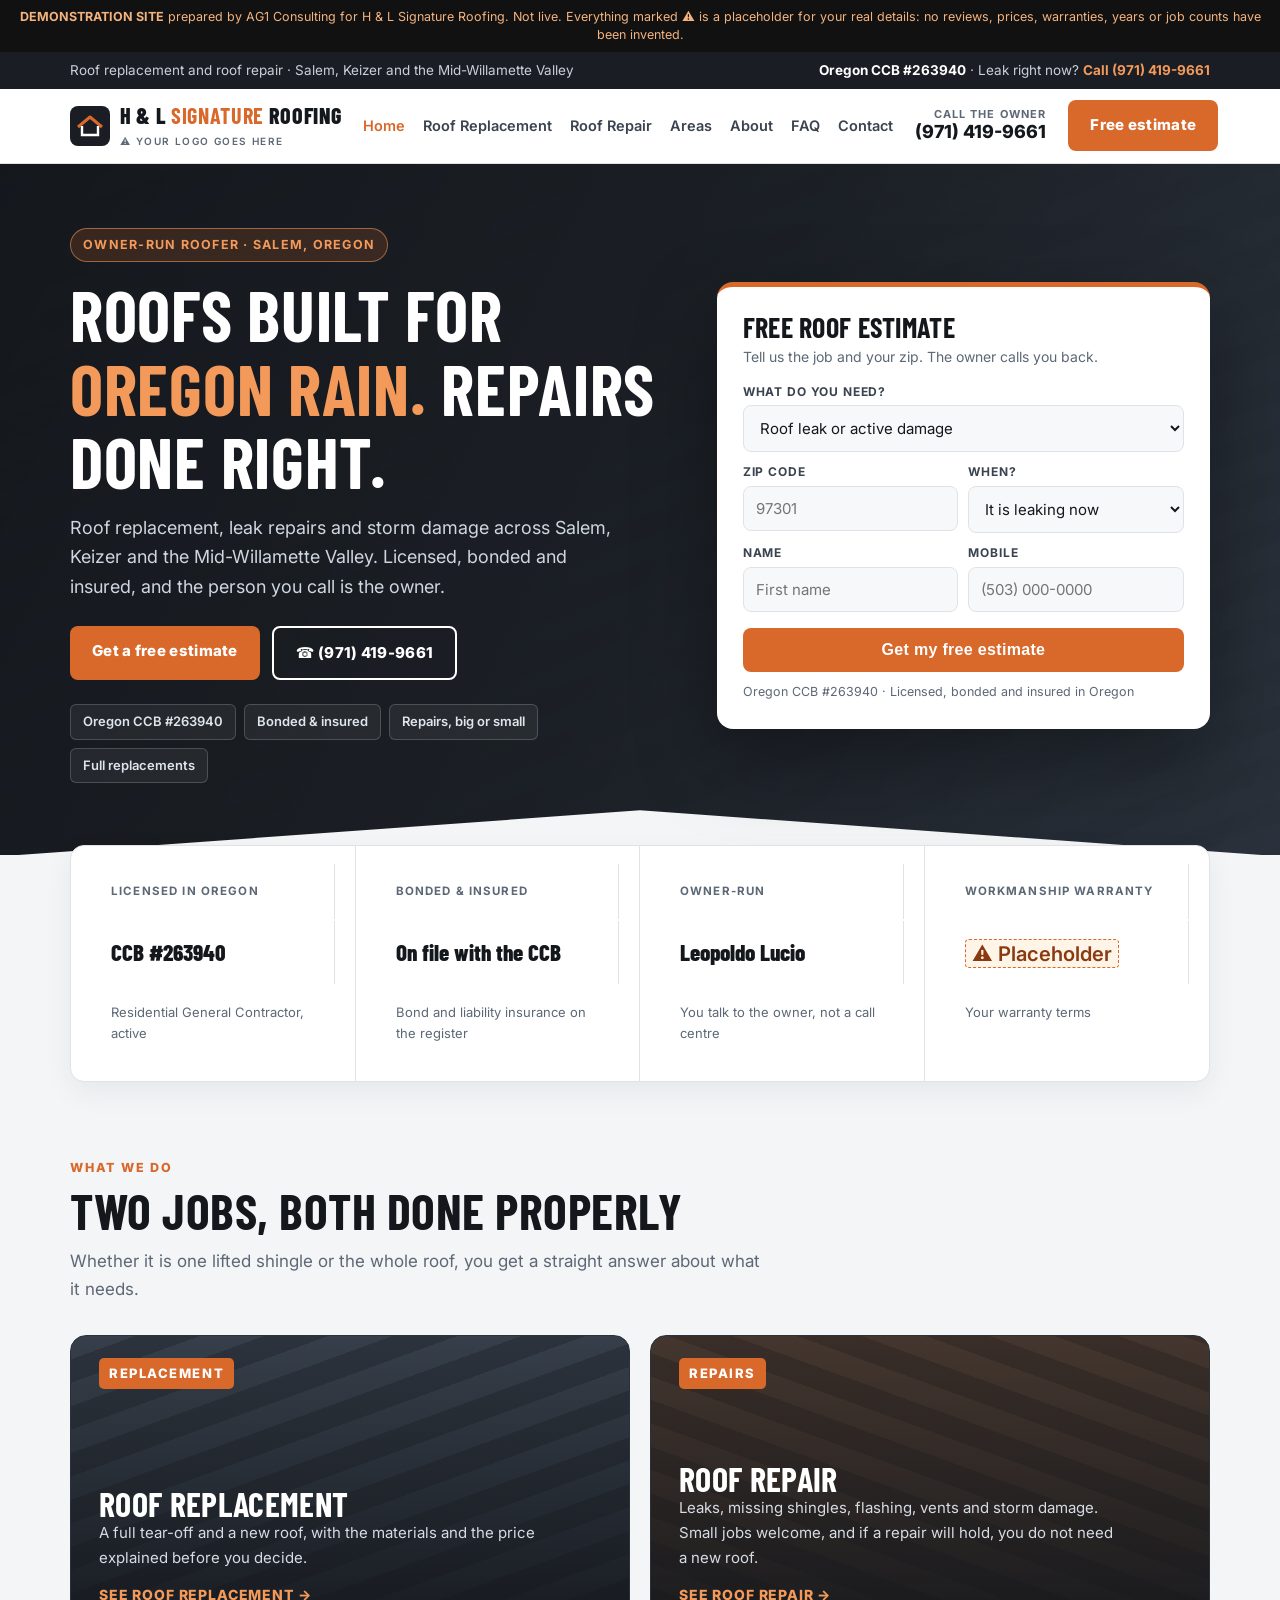
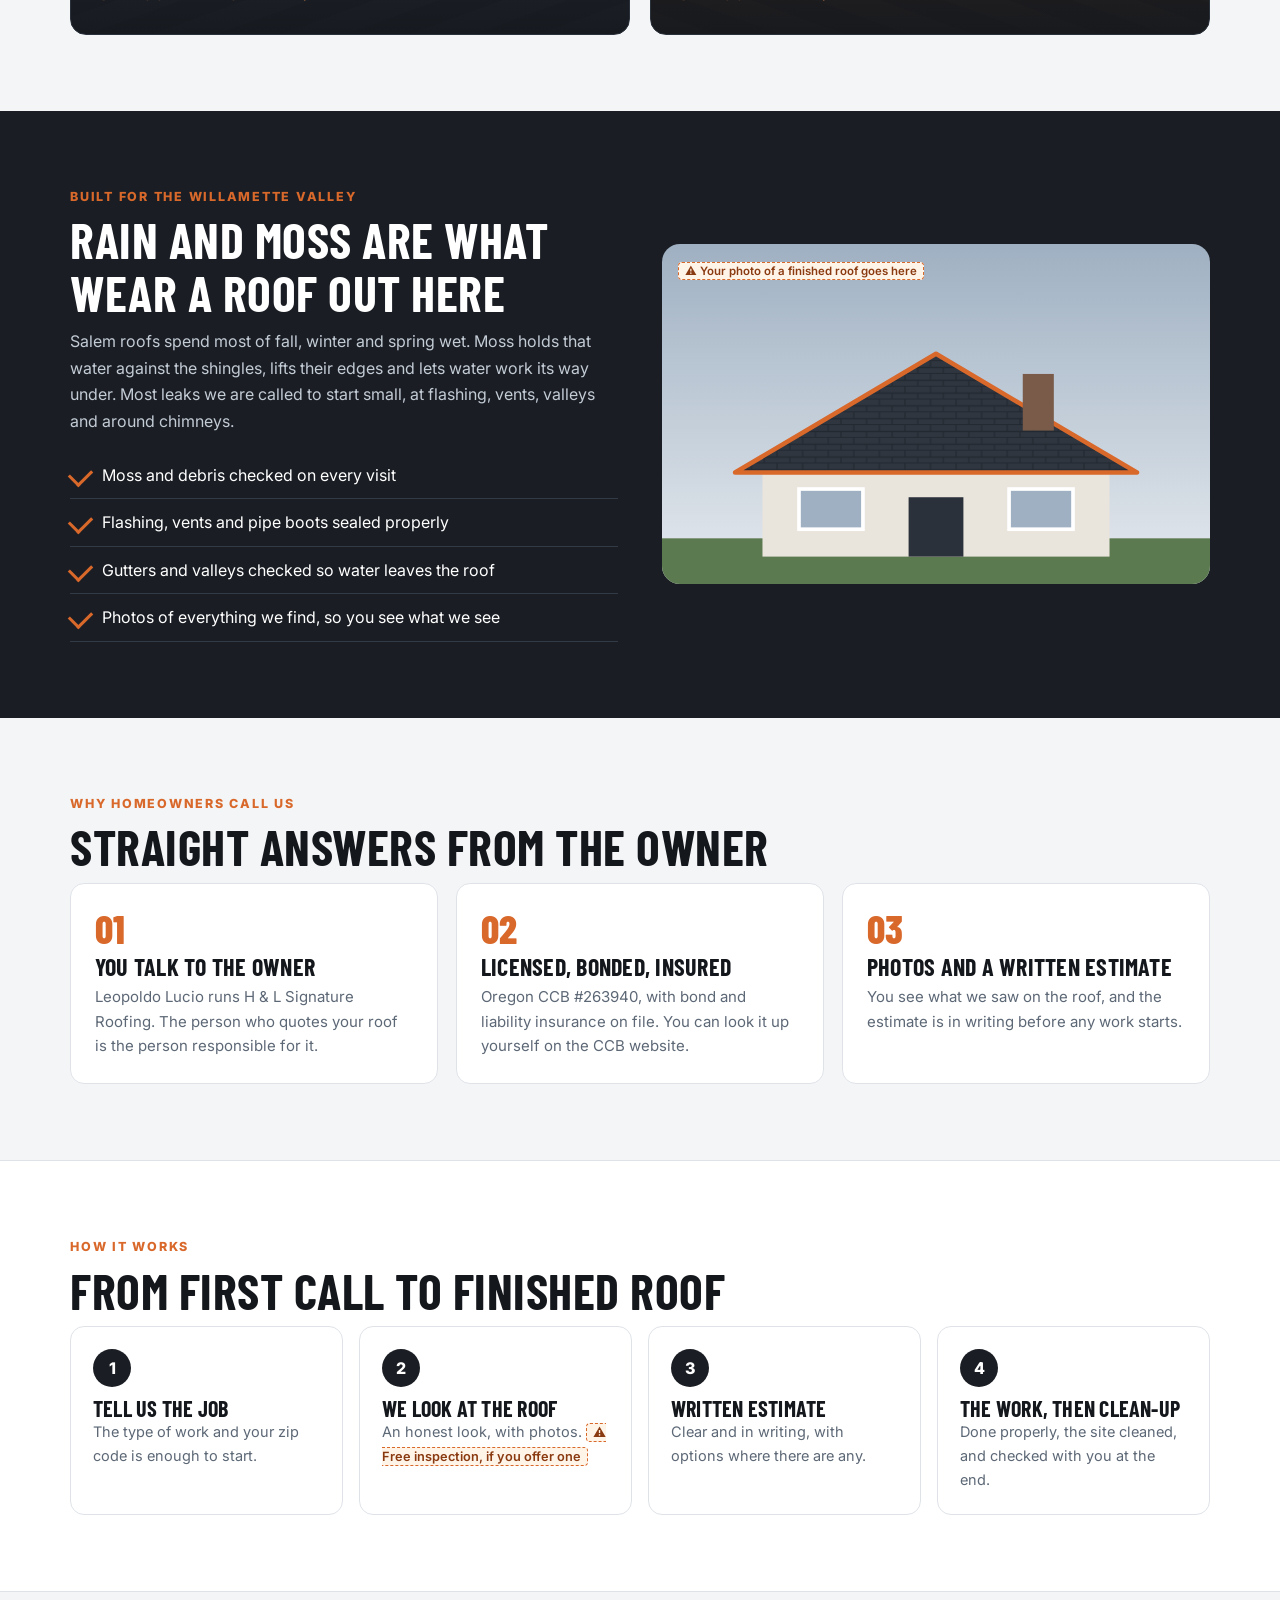
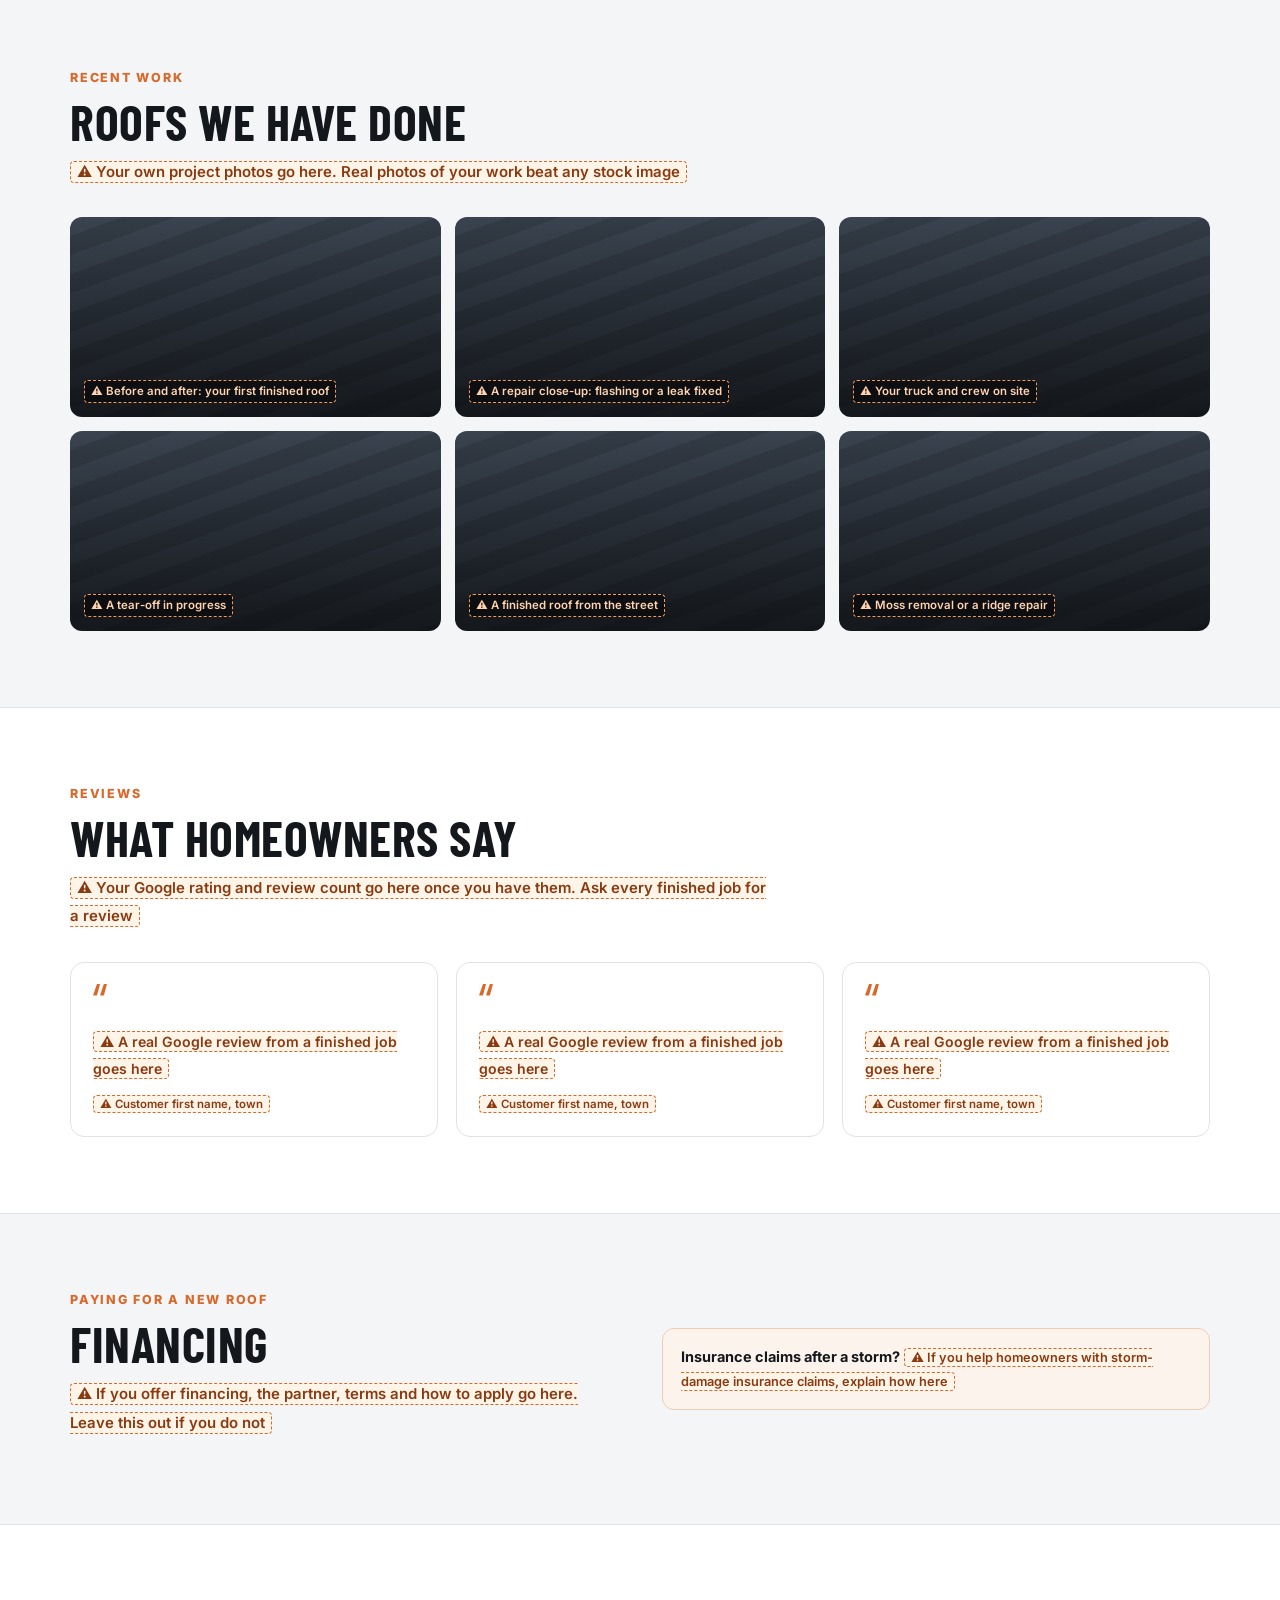
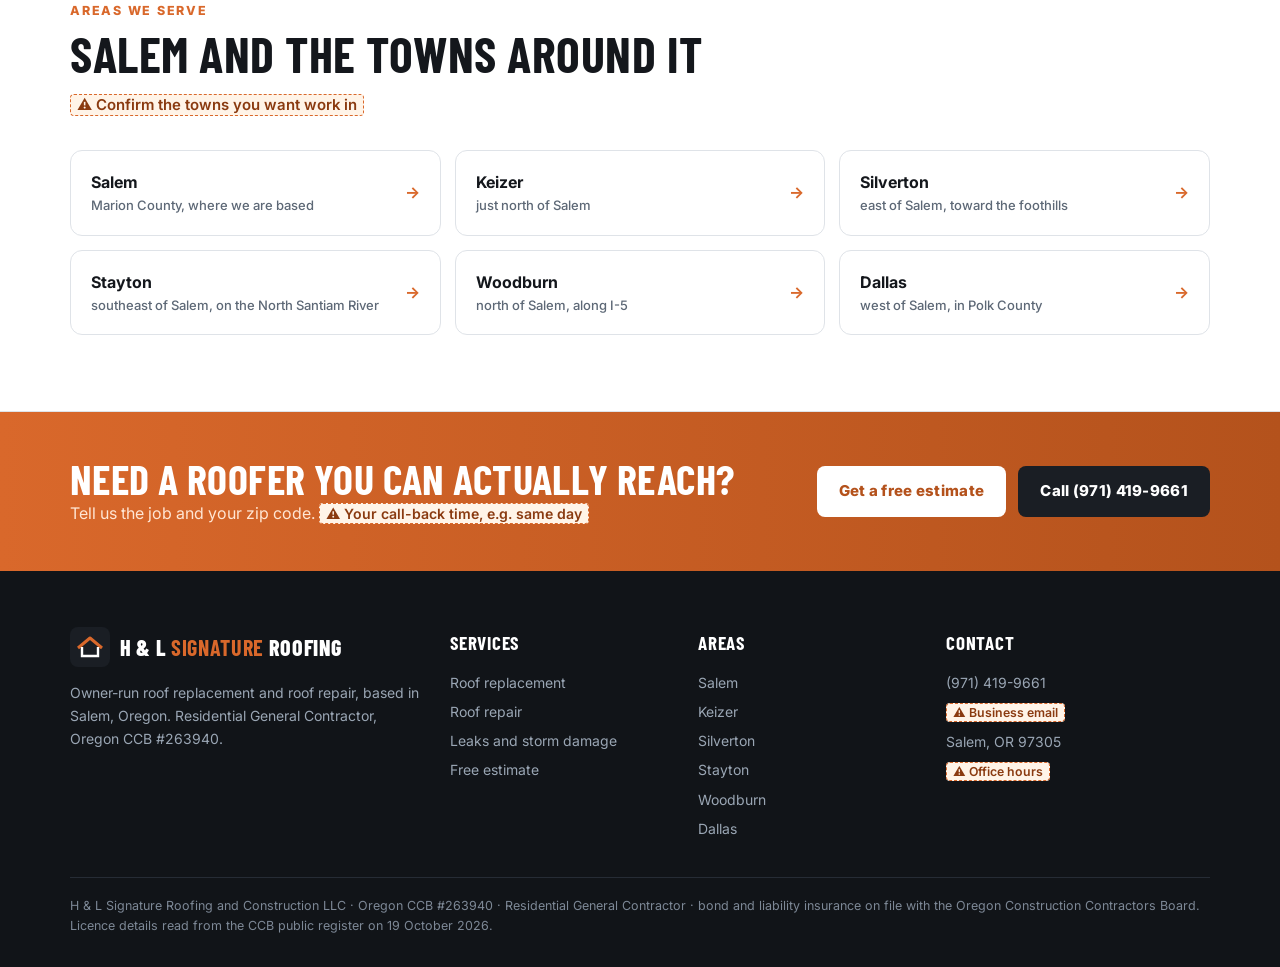
<file: index.html>
<!DOCTYPE html><html lang="en"><head><meta charset="utf-8"><meta name="viewport" content="width=device-width,initial-scale=1">
<meta name="robots" content="noindex,nofollow"><title>Roofing &amp; Roof Repair in Salem, OR | H &amp; L Signature Roofing</title><meta name="description" content="Owner-run roofer in Salem, Oregon. Roof replacement, leak and storm repairs across Salem, Keizer and nearby towns. Oregon CCB #263940.">
<link rel="preconnect" href="https://fonts.googleapis.com"><link href="https://fonts.googleapis.com/css2?family=Barlow+Condensed:wght@600;700;800&family=Inter:wght@400;500;600;700;800&display=swap" rel="stylesheet">
<link rel="stylesheet" href="styles.css">
<script type="application/ld+json">{"@context": "https://schema.org", "@type": "RoofingContractor", "name": "H & L Signature Roofing and Construction LLC", "telephone": "+19714199661", "address": {"@type": "PostalAddress", "addressLocality": "Salem", "addressRegion": "OR", "postalCode": "97305", "addressCountry": "US"}, "areaServed": ["Salem, OR", "Keizer, OR", "Silverton, OR", "Stayton, OR", "Woodburn, OR", "Dallas, OR"], "url": "https://andrei170.github.io/hl-signature-roofing-demo/", "identifier": {"@type": "PropertyValue", "name": "Oregon CCB", "value": "263940"}}</script>
</head><body>
<div class="demo"><b>DEMONSTRATION SITE</b> prepared by AG1 Consulting for H &amp; L Signature Roofing. Not live. Everything marked &#9888; is a placeholder for your real details: no reviews, prices, warranties, years or job counts have been invented.</div>
<div class="top"><div class="wrap"><span>Roof replacement and roof repair &middot; Salem, Keizer and the Mid-Willamette Valley</span><span><b>Oregon CCB #263940</b> &middot; Leak right now? <a href="tel:+19714199661">Call (971) 419-9661</a></span></div></div>
<header class="site"><div class="wrap"><a class="logo" href="index.html"><span class="mk"><svg width="26" height="22" viewBox="0 0 26 22" aria-hidden="true"><path d="M1 12 13 2l12 10" fill="none" stroke="#d9682b" stroke-width="3" stroke-linejoin="round"/><path d="M5 11v9h16v-9" fill="none" stroke="#fff" stroke-width="2.4"/></svg></span><span><span class="tx">H &amp; L <b>Signature</b> Roofing</span><small>&#9888; YOUR LOGO GOES HERE</small></span></a>
<nav class="main"><a href="index.html" class="on">Home</a><a href="roof-replacement.html">Roof Replacement</a><a href="roof-repair.html">Roof Repair</a><a href="areas.html">Areas</a><a href="about.html">About</a><a href="faq.html">FAQ</a><a href="contact.html">Contact</a></nav><div class="hcall"><small>Call the owner</small><a href="tel:+19714199661">(971) 419-9661</a></div><a class="btn" href="quote.html">Free estimate</a></div></header>
<section class="hero"><div class="wrap grid">
<div><span class="kicker">Owner-run roofer &middot; Salem, Oregon</span>
<h1>Roofs Built For <em>Oregon Rain.</em> Repairs Done Right.</h1>
<p class="lede">Roof replacement, leak repairs and storm damage across Salem, Keizer and the Mid-Willamette Valley. Licensed, bonded and insured, and the person you call is the owner.</p>
<div class="cta-row"><a class="btn" href="quote.html">Get a free estimate</a><a class="btn ghost" href="tel:+19714199661">&#9742; (971) 419-9661</a></div>
<div class="chips"><span>Oregon CCB #263940</span><span>Bonded &amp; insured</span><span>Repairs, big or small</span><span>Full replacements</span></div></div>
<div class="panel" id="estimate"><h3>Free roof estimate</h3><div class="sub">Tell us the job and your zip. The owner calls you back.</div><form class="f"><label>What do you need?</label><select><option>Roof leak or active damage</option><option>Small repair (shingles, flashing, vents)</option><option>Storm or wind damage</option><option>Moss or debris problem</option><option>Full roof replacement</option><option>New roof (new build or addition)</option><option>Roof check before buying or selling</option></select><div class="two"><div><label>Zip code</label><input inputmode="numeric" placeholder="97301"></div><div><label>When?</label><select><option>It is leaking now</option><option>This week</option><option>Within a month</option><option>Planning ahead / getting pricing</option></select></div></div><div class="two"><div><label>Name</label><input placeholder="First name"></div><div><label>Mobile</label><input type="tel" placeholder="(503) 000-0000"></div></div><button class="btn" type="submit">Get my free estimate</button><div class="ok-msg">&#10004; Demo only: on the live site this lands in your phone and your CRM, and the homeowner gets a text back straight away.</div><div class="fine">Oregon CCB #263940 &middot; Licensed, bonded and insured in Oregon</div></form></div>
</div></section><section style="padding:0"><div class="wrap"><div class="trust"><div><div class="k">Licensed in Oregon</div><div class="v">CCB #263940</div><div class="s">Residential General Contractor, active</div></div><div><div class="k">Bonded &amp; insured</div><div class="v">On file with the CCB</div><div class="s">Bond and liability insurance on the register</div></div><div><div class="k">Owner-run</div><div class="v">Leopoldo Lucio</div><div class="s">You talk to the owner, not a call centre</div></div><div><div class="k">Workmanship warranty</div><div class="v"><span class="ph">&#9888; Placeholder</span></div><div class="s">Your warranty terms</div></div></div></div></section>
<section class="s"><div class="wrap"><div class="eyebrow">What we do</div><h2 class="t">Two jobs, both done properly</h2>
<p class="st">Whether it is one lifted shingle or the whole roof, you get a straight answer about what it needs.</p>
<div class="svc">
<a class="sv" href="roof-replacement.html" style="--g:repeating-linear-gradient(160deg,#3a434f 0 22px,#2f3640 22px 44px)"><span class="ic">Replacement</span><h3>Roof Replacement</h3><p>A full tear-off and a new roof, with the materials and the price explained before you decide.</p><div class="go">See roof replacement &rarr;</div></a>
<a class="sv" href="roof-repair.html" style="--g:repeating-linear-gradient(20deg,#4a3a30 0 22px,#3d3029 22px 44px)"><span class="ic">Repairs</span><h3>Roof Repair</h3><p>Leaks, missing shingles, flashing, vents and storm damage. Small jobs welcome, and if a repair will hold, you do not need a new roof.</p><div class="go">See roof repair &rarr;</div></a>
</div></div></section>

<section class="s dark"><div class="wrap split"><div><div class="eyebrow">Built for the Willamette Valley</div>
<h2 class="t">Rain and moss are what wear a roof out here</h2>
<p>Salem roofs spend most of fall, winter and spring wet. Moss holds that water against the shingles, lifts their edges and lets water work its way under. Most leaks we are called to start small, at flashing, vents, valleys and around chimneys.</p>
<ul class="ticks" style="margin-top:18px"><li>Moss and debris checked on every visit</li><li>Flashing, vents and pipe boots sealed properly</li><li>Gutters and valleys checked so water leaves the roof</li><li>Photos of everything we find, so you see what we see</li></ul></div>
<div class="roofart"><div class="tag"><span class="ph">&#9888; Your photo of a finished roof goes here</span></div><svg viewBox="0 0 600 300" preserveAspectRatio="xMidYMax meet"><defs><pattern id="sh" width="28" height="14" patternUnits="userSpaceOnUse"><rect width="28" height="14" fill="#2f3640"/><path d="M0 13.5h28M14 0v7M0 7h28M0 7v7M28 7v7" stroke="#232931" stroke-width="1.4"/></pattern></defs><rect x="0" y="250" width="600" height="50" fill="#5b7a4f"/><rect x="110" y="170" width="380" height="100" fill="#e9e4dc"/><polygon points="80,178 300,48 520,178" fill="url(#sh)"/><polygon points="80,178 300,48 520,178" fill="none" stroke="#d9682b" stroke-width="5" stroke-linejoin="round"/><rect x="395" y="70" width="34" height="62" fill="#7a5a48"/><rect x="270" y="205" width="60" height="65" fill="#2a313b"/><rect x="150" y="196" width="70" height="44" fill="#9fb0c2" stroke="#fff" stroke-width="4"/><rect x="380" y="196" width="70" height="44" fill="#9fb0c2" stroke="#fff" stroke-width="4"/></svg></div></div></section>

<section class="s"><div class="wrap"><div class="eyebrow">Why homeowners call us</div><h2 class="t">Straight answers from the owner</h2>
<div class="feat">
<div class="fc"><div class="n">01</div><h3>You talk to the owner</h3><p>Leopoldo Lucio runs H &amp; L Signature Roofing. The person who quotes your roof is the person responsible for it.</p></div>
<div class="fc"><div class="n">02</div><h3>Licensed, bonded, insured</h3><p>Oregon CCB #263940, with bond and liability insurance on file. You can look it up yourself on the CCB website.</p></div>
<div class="fc"><div class="n">03</div><h3>Photos and a written estimate</h3><p>You see what we saw on the roof, and the estimate is in writing before any work starts.</p></div>
</div></div></section>

<section class="s alt"><div class="wrap"><div class="eyebrow">How it works</div><h2 class="t">From first call to finished roof</h2>
<div class="steps">
<div class="step"><h3>Tell us the job</h3><p>The type of work and your zip code is enough to start.</p></div>
<div class="step"><h3>We look at the roof</h3><p>An honest look, with photos. <span class="ph">&#9888; Free inspection, if you offer one</span></p></div>
<div class="step"><h3>Written estimate</h3><p>Clear and in writing, with options where there are any.</p></div>
<div class="step"><h3>The work, then clean-up</h3><p>Done properly, the site cleaned, and checked with you at the end.</p></div>
</div></div></section>

<section class="s"><div class="wrap"><div class="eyebrow">Recent work</div><h2 class="t">Roofs we have done</h2>
<p class="st"><span class="ph">&#9888; Your own project photos go here. Real photos of your work beat any stock image</span></p><div class="gal"><div class="gi"><span class="ph">&#9888; Before and after: your first finished roof</span></div><div class="gi"><span class="ph">&#9888; A repair close-up: flashing or a leak fixed</span></div><div class="gi"><span class="ph">&#9888; Your truck and crew on site</span></div><div class="gi"><span class="ph">&#9888; A tear-off in progress</span></div><div class="gi"><span class="ph">&#9888; A finished roof from the street</span></div><div class="gi"><span class="ph">&#9888; Moss removal or a ridge repair</span></div></div></div></section>

<section class="s alt"><div class="wrap"><div class="eyebrow">Reviews</div><h2 class="t">What homeowners say</h2>
<p class="st"><span class="ph">&#9888; Your Google rating and review count go here once you have them. Ask every finished job for a review</span></p><div class="revs"><div class="rv"><div class="q">&ldquo;</div><p><span class="ph">&#9888; A real Google review from a finished job goes here</span></p><p style="font-size:13px;margin-top:12px"><span class="ph">&#9888; Customer first name, town</span></p></div><div class="rv"><div class="q">&ldquo;</div><p><span class="ph">&#9888; A real Google review from a finished job goes here</span></p><p style="font-size:13px;margin-top:12px"><span class="ph">&#9888; Customer first name, town</span></p></div><div class="rv"><div class="q">&ldquo;</div><p><span class="ph">&#9888; A real Google review from a finished job goes here</span></p><p style="font-size:13px;margin-top:12px"><span class="ph">&#9888; Customer first name, town</span></p></div></div></div></section>

<section class="s"><div class="wrap split"><div><div class="eyebrow">Paying for a new roof</div><h2 class="t">Financing</h2>
<p class="st" style="margin-bottom:12px"><span class="ph">&#9888; If you offer financing, the partner, terms and how to apply go here. Leave this out if you do not</span></p></div>
<div class="note"><b>Insurance claims after a storm?</b> <span class="ph">&#9888; If you help homeowners with storm-damage insurance claims, explain how here</span></div></div></section>

<section class="s alt"><div class="wrap"><div class="eyebrow">Areas we serve</div><h2 class="t">Salem and the towns around it</h2>
<p class="st"><span class="ph">&#9888; Confirm the towns you want work in</span></p>
<div class="towns"><a class="town" href="area-salem.html"><div>Salem<small>Marion County, where we are based</small></div><span>&rarr;</span></a><a class="town" href="area-keizer.html"><div>Keizer<small>just north of Salem</small></div><span>&rarr;</span></a><a class="town" href="area-silverton.html"><div>Silverton<small>east of Salem, toward the foothills</small></div><span>&rarr;</span></a><a class="town" href="area-stayton.html"><div>Stayton<small>southeast of Salem, on the North Santiam River</small></div><span>&rarr;</span></a><a class="town" href="area-woodburn.html"><div>Woodburn<small>north of Salem, along I-5</small></div><span>&rarr;</span></a><a class="town" href="area-dallas-or.html"><div>Dallas<small>west of Salem, in Polk County</small></div><span>&rarr;</span></a></div></div></section>
<section class="band"><div class="wrap"><div><h2>Need a roofer you can actually reach?</h2><p>Tell us the job and your zip code. <span class="ph">&#9888; Your call-back time, e.g. same day</span></p></div><div class="cta-row" style="margin-top:0"><a class="btn" href="quote.html">Get a free estimate</a><a class="btn dark" href="tel:+19714199661">Call (971) 419-9661</a></div></div></section>
<footer class="site"><div class="wrap"><div class="foot">
<div><a class="logo" href="index.html"><span class="mk"><svg width="26" height="22" viewBox="0 0 26 22" aria-hidden="true"><path d="M1 12 13 2l12 10" fill="none" stroke="#d9682b" stroke-width="3" stroke-linejoin="round"/><path d="M5 11v9h16v-9" fill="none" stroke="#fff" stroke-width="2.4"/></svg></span><span class="tx" style="color:#fff">H &amp; L <b>Signature</b> Roofing</span></a>
<p style="margin-top:14px">Owner-run roof replacement and roof repair, based in Salem, Oregon. Residential General Contractor, Oregon CCB #263940.</p></div>
<div><h4>Services</h4><ul><li><a href="roof-replacement.html">Roof replacement</a></li><li><a href="roof-repair.html">Roof repair</a></li><li><a href="roof-repair.html#leaks">Leaks and storm damage</a></li><li><a href="quote.html">Free estimate</a></li></ul></div>
<div><h4>Areas</h4><ul><li><a href="area-salem.html">Salem</a></li><li><a href="area-keizer.html">Keizer</a></li><li><a href="area-silverton.html">Silverton</a></li><li><a href="area-stayton.html">Stayton</a></li><li><a href="area-woodburn.html">Woodburn</a></li><li><a href="area-dallas-or.html">Dallas</a></li></ul></div>
<div><h4>Contact</h4><ul><li><a href="tel:+19714199661">(971) 419-9661</a></li><li><span class="ph">&#9888; Business email</span></li><li>Salem, OR 97305</li><li><span class="ph">&#9888; Office hours</span></li></ul></div>
</div><div class="legal">H &amp; L Signature Roofing and Construction LLC &middot; Oregon CCB #263940 &middot; Residential General Contractor &middot; bond and liability insurance on file with the Oregon Construction Contractors Board. Licence details read from the CCB public register on 19 October 2026.</div></div></footer>
<div class="sticky-cta"><a class="btn dark" href="tel:+19714199661">&#9742; Call</a><a class="btn" href="quote.html">Free estimate</a></div>
<script>
document.querySelectorAll('form.f').forEach(function(f){f.addEventListener('submit',function(e){e.preventDefault();
var m=f.querySelector('.ok-msg');if(m){m.style.display='block';}});});
</script></body></html>
</file>
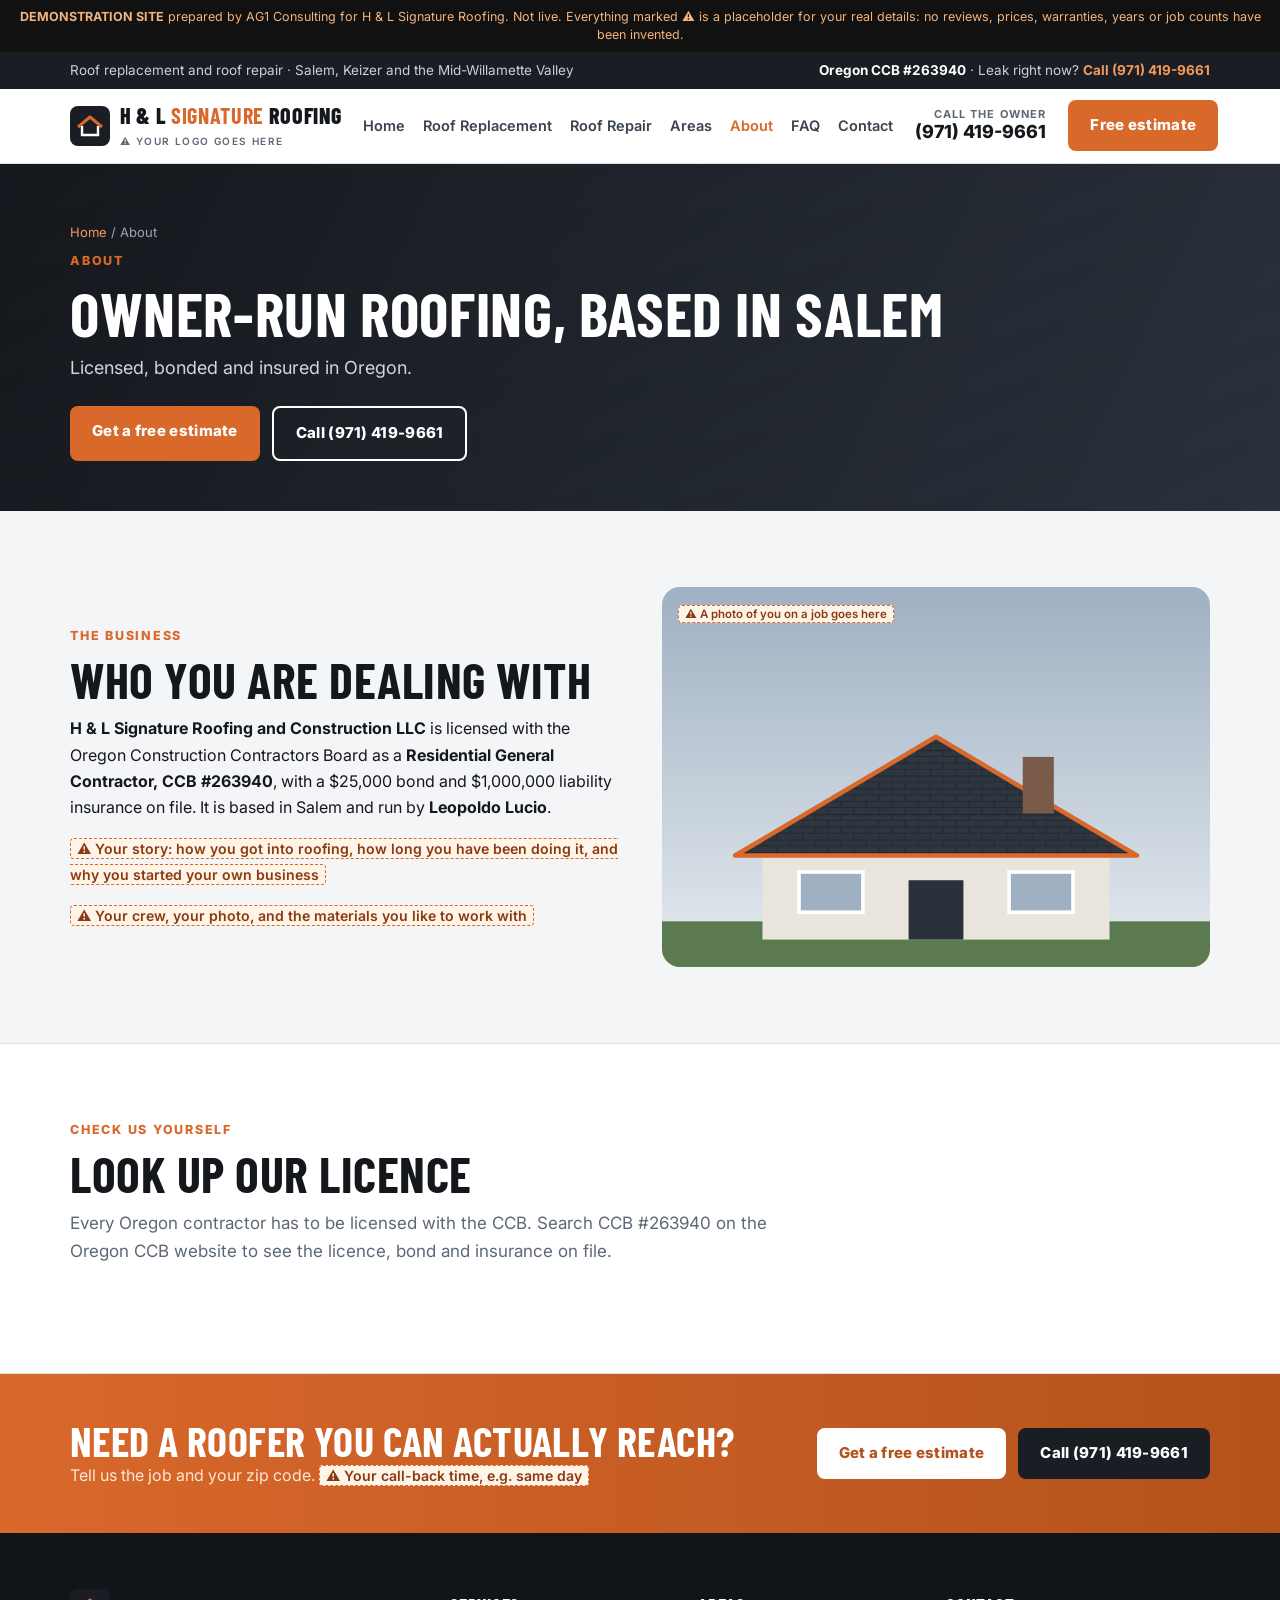
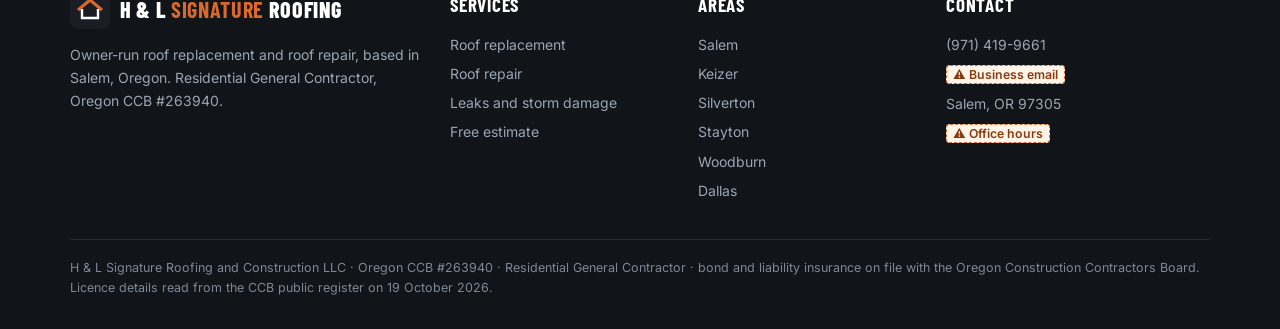
<file: about.html>
<!DOCTYPE html><html lang="en"><head><meta charset="utf-8"><meta name="viewport" content="width=device-width,initial-scale=1">
<meta name="robots" content="noindex,nofollow"><title>About | H &amp; L Signature Roofing</title><meta name="description" content="Owner-run roofing contractor based in Salem, Oregon. CCB #263940.">
<link rel="preconnect" href="https://fonts.googleapis.com"><link href="https://fonts.googleapis.com/css2?family=Barlow+Condensed:wght@600;700;800&family=Inter:wght@400;500;600;700;800&display=swap" rel="stylesheet">
<link rel="stylesheet" href="styles.css">
<script type="application/ld+json">{"@context": "https://schema.org", "@type": "RoofingContractor", "name": "H & L Signature Roofing and Construction LLC", "telephone": "+19714199661", "address": {"@type": "PostalAddress", "addressLocality": "Salem", "addressRegion": "OR", "postalCode": "97305", "addressCountry": "US"}, "areaServed": ["Salem, OR", "Keizer, OR", "Silverton, OR", "Stayton, OR", "Woodburn, OR", "Dallas, OR"], "url": "https://andrei170.github.io/hl-signature-roofing-demo/", "identifier": {"@type": "PropertyValue", "name": "Oregon CCB", "value": "263940"}}</script>
</head><body>
<div class="demo"><b>DEMONSTRATION SITE</b> prepared by AG1 Consulting for H &amp; L Signature Roofing. Not live. Everything marked &#9888; is a placeholder for your real details: no reviews, prices, warranties, years or job counts have been invented.</div>
<div class="top"><div class="wrap"><span>Roof replacement and roof repair &middot; Salem, Keizer and the Mid-Willamette Valley</span><span><b>Oregon CCB #263940</b> &middot; Leak right now? <a href="tel:+19714199661">Call (971) 419-9661</a></span></div></div>
<header class="site"><div class="wrap"><a class="logo" href="index.html"><span class="mk"><svg width="26" height="22" viewBox="0 0 26 22" aria-hidden="true"><path d="M1 12 13 2l12 10" fill="none" stroke="#d9682b" stroke-width="3" stroke-linejoin="round"/><path d="M5 11v9h16v-9" fill="none" stroke="#fff" stroke-width="2.4"/></svg></span><span><span class="tx">H &amp; L <b>Signature</b> Roofing</span><small>&#9888; YOUR LOGO GOES HERE</small></span></a>
<nav class="main"><a href="index.html">Home</a><a href="roof-replacement.html">Roof Replacement</a><a href="roof-repair.html">Roof Repair</a><a href="areas.html">Areas</a><a href="about.html" class="on">About</a><a href="faq.html">FAQ</a><a href="contact.html">Contact</a></nav><div class="hcall"><small>Call the owner</small><a href="tel:+19714199661">(971) 419-9661</a></div><a class="btn" href="quote.html">Free estimate</a></div></header>
<section class="pagehead"><div class="wrap"><div class="crumb"><a href="index.html">Home</a> / About</div><div class="eyebrow" style="margin-top:8px">About</div><h1>Owner-Run Roofing, Based In Salem</h1><p>Licensed, bonded and insured in Oregon.</p><div class="cta-row"><a class="btn" href="quote.html">Get a free estimate</a><a class="btn ghost" href="tel:+19714199661">Call (971) 419-9661</a></div></div></section><section class="s"><div class="wrap split"><div><div class="eyebrow">The business</div><h2 class="t">Who you are dealing with</h2>
<p><b>H &amp; L Signature Roofing and Construction LLC</b> is licensed with the Oregon Construction Contractors Board as a <b>Residential General Contractor, CCB #263940</b>, with a $25,000 bond and $1,000,000 liability insurance on file. It is based in Salem and run by <b>Leopoldo Lucio</b>.</p>
<p style="margin-top:14px"><span class="ph">&#9888; Your story: how you got into roofing, how long you have been doing it, and why you started your own business</span></p>
<p style="margin-top:14px"><span class="ph">&#9888; Your crew, your photo, and the materials you like to work with</span></p></div>
<div class="roofart" style="min-height:380px"><div class="tag"><span class="ph">&#9888; A photo of you on a job goes here</span></div><svg viewBox="0 0 600 300" preserveAspectRatio="xMidYMax meet"><defs><pattern id="sh" width="28" height="14" patternUnits="userSpaceOnUse"><rect width="28" height="14" fill="#2f3640"/><path d="M0 13.5h28M14 0v7M0 7h28M0 7v7M28 7v7" stroke="#232931" stroke-width="1.4"/></pattern></defs><rect x="0" y="250" width="600" height="50" fill="#5b7a4f"/><rect x="110" y="170" width="380" height="100" fill="#e9e4dc"/><polygon points="80,178 300,48 520,178" fill="url(#sh)"/><polygon points="80,178 300,48 520,178" fill="none" stroke="#d9682b" stroke-width="5" stroke-linejoin="round"/><rect x="395" y="70" width="34" height="62" fill="#7a5a48"/><rect x="270" y="205" width="60" height="65" fill="#2a313b"/><rect x="150" y="196" width="70" height="44" fill="#9fb0c2" stroke="#fff" stroke-width="4"/><rect x="380" y="196" width="70" height="44" fill="#9fb0c2" stroke="#fff" stroke-width="4"/></svg></div></div></section>
<section class="s alt"><div class="wrap"><div class="eyebrow">Check us yourself</div><h2 class="t">Look up our licence</h2>
<p class="st">Every Oregon contractor has to be licensed with the CCB. Search CCB #263940 on the Oregon CCB website to see the licence, bond and insurance on file.</p></div></section><section class="band"><div class="wrap"><div><h2>Need a roofer you can actually reach?</h2><p>Tell us the job and your zip code. <span class="ph">&#9888; Your call-back time, e.g. same day</span></p></div><div class="cta-row" style="margin-top:0"><a class="btn" href="quote.html">Get a free estimate</a><a class="btn dark" href="tel:+19714199661">Call (971) 419-9661</a></div></div></section>
<footer class="site"><div class="wrap"><div class="foot">
<div><a class="logo" href="index.html"><span class="mk"><svg width="26" height="22" viewBox="0 0 26 22" aria-hidden="true"><path d="M1 12 13 2l12 10" fill="none" stroke="#d9682b" stroke-width="3" stroke-linejoin="round"/><path d="M5 11v9h16v-9" fill="none" stroke="#fff" stroke-width="2.4"/></svg></span><span class="tx" style="color:#fff">H &amp; L <b>Signature</b> Roofing</span></a>
<p style="margin-top:14px">Owner-run roof replacement and roof repair, based in Salem, Oregon. Residential General Contractor, Oregon CCB #263940.</p></div>
<div><h4>Services</h4><ul><li><a href="roof-replacement.html">Roof replacement</a></li><li><a href="roof-repair.html">Roof repair</a></li><li><a href="roof-repair.html#leaks">Leaks and storm damage</a></li><li><a href="quote.html">Free estimate</a></li></ul></div>
<div><h4>Areas</h4><ul><li><a href="area-salem.html">Salem</a></li><li><a href="area-keizer.html">Keizer</a></li><li><a href="area-silverton.html">Silverton</a></li><li><a href="area-stayton.html">Stayton</a></li><li><a href="area-woodburn.html">Woodburn</a></li><li><a href="area-dallas-or.html">Dallas</a></li></ul></div>
<div><h4>Contact</h4><ul><li><a href="tel:+19714199661">(971) 419-9661</a></li><li><span class="ph">&#9888; Business email</span></li><li>Salem, OR 97305</li><li><span class="ph">&#9888; Office hours</span></li></ul></div>
</div><div class="legal">H &amp; L Signature Roofing and Construction LLC &middot; Oregon CCB #263940 &middot; Residential General Contractor &middot; bond and liability insurance on file with the Oregon Construction Contractors Board. Licence details read from the CCB public register on 19 October 2026.</div></div></footer>
<div class="sticky-cta"><a class="btn dark" href="tel:+19714199661">&#9742; Call</a><a class="btn" href="quote.html">Free estimate</a></div>
<script>
document.querySelectorAll('form.f').forEach(function(f){f.addEventListener('submit',function(e){e.preventDefault();
var m=f.querySelector('.ok-msg');if(m){m.style.display='block';}});});
</script></body></html>
</file>
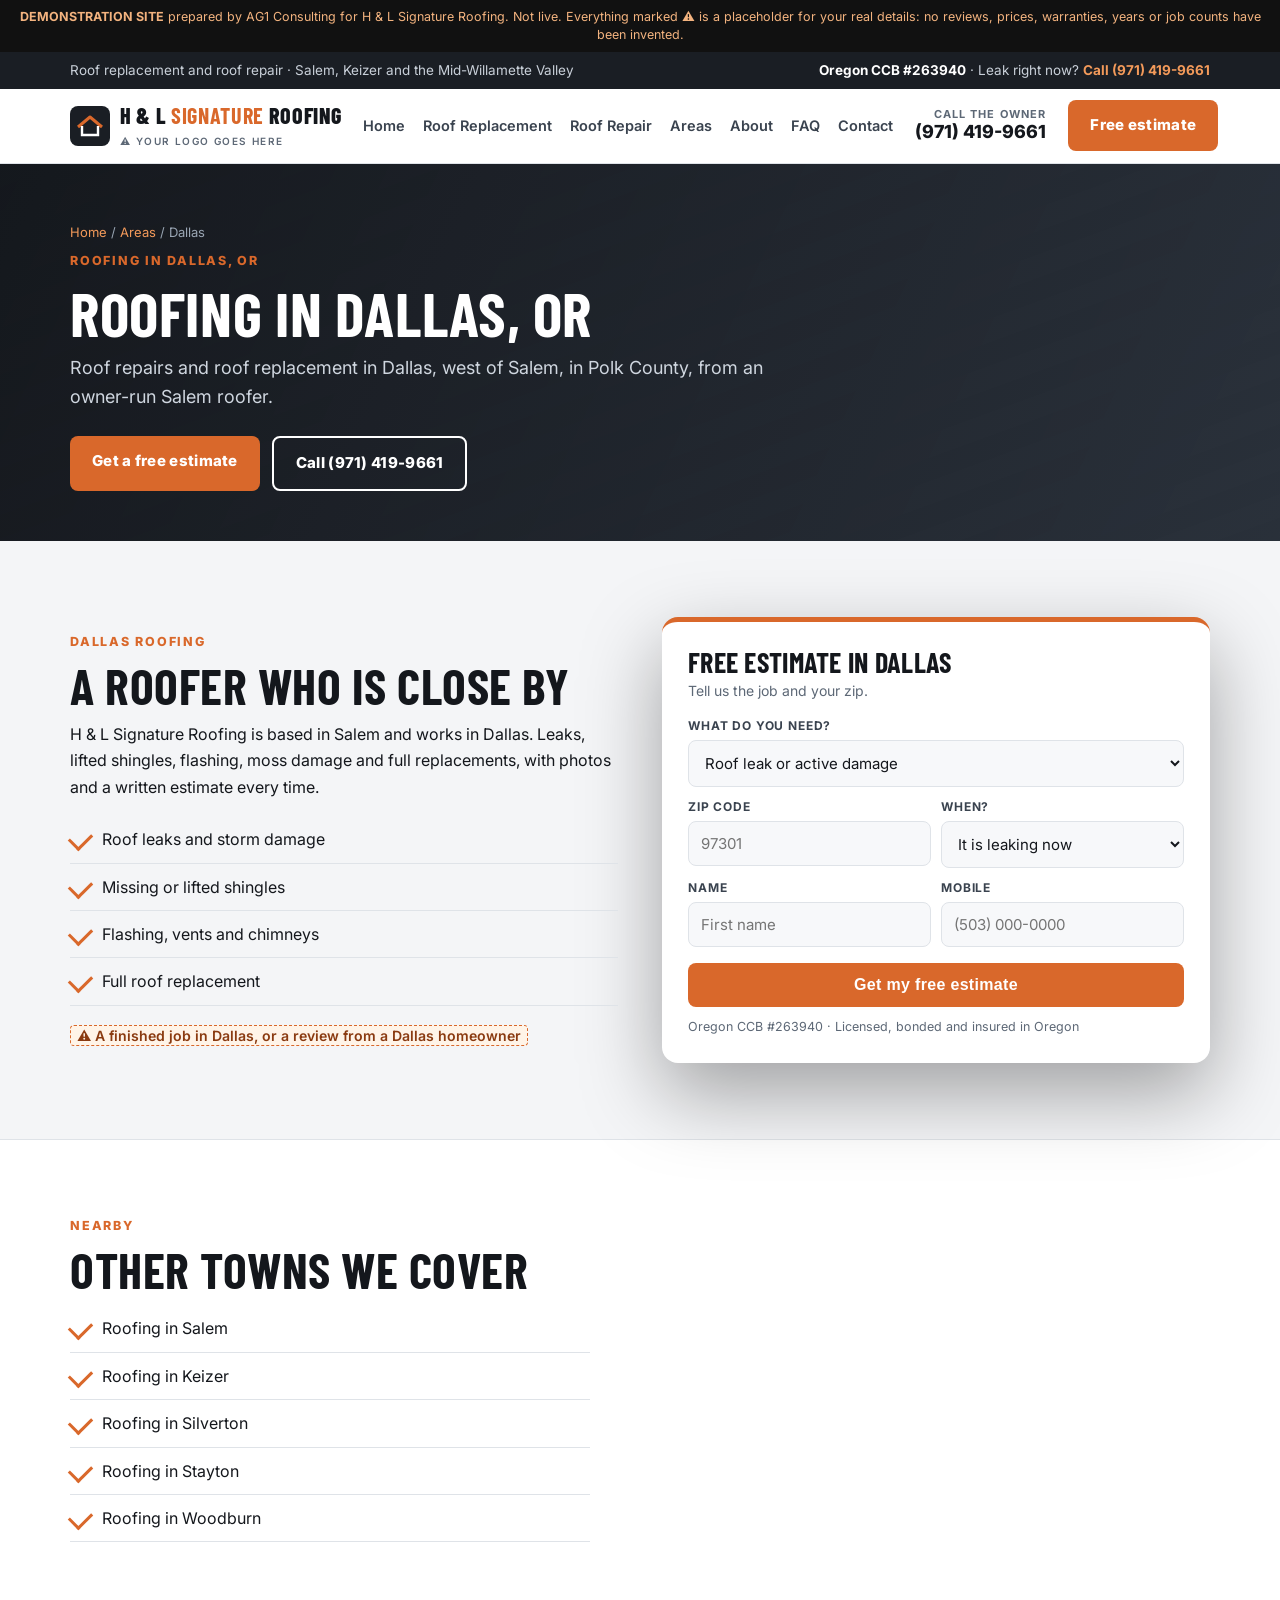
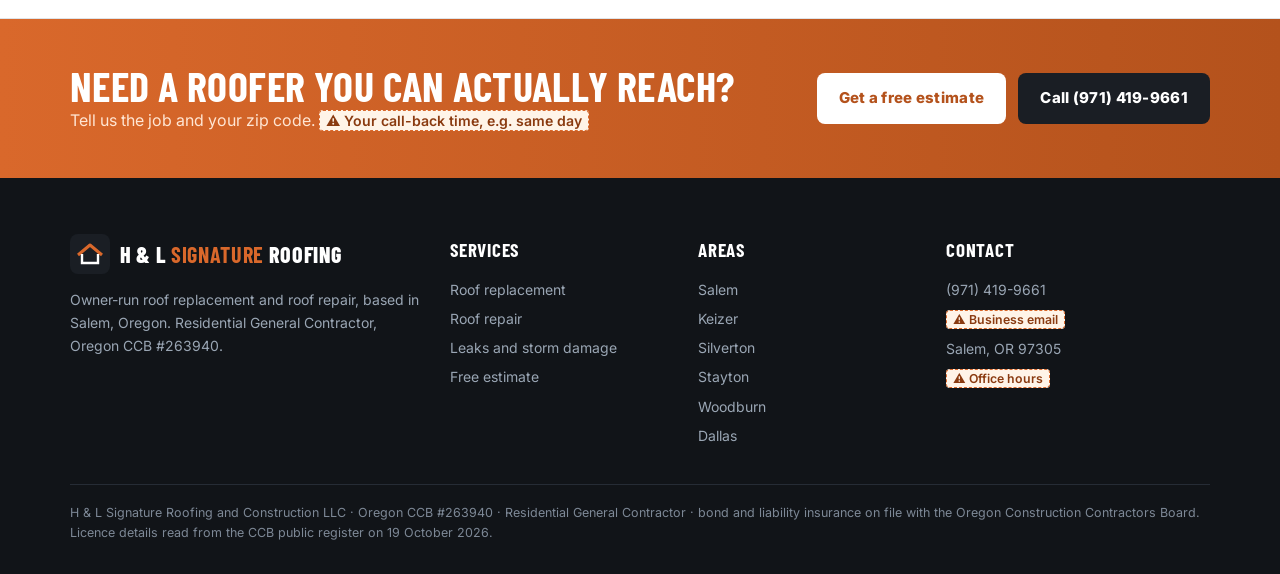
<file: area-dallas-or.html>
<!DOCTYPE html><html lang="en"><head><meta charset="utf-8"><meta name="viewport" content="width=device-width,initial-scale=1">
<meta name="robots" content="noindex,nofollow"><title>Roofing in Dallas, OR | H &amp; L Signature Roofing</title><meta name="description" content="Roof repair and roof replacement in Dallas, Oregon, from an owner-run Salem roofer. Oregon CCB #263940.">
<link rel="preconnect" href="https://fonts.googleapis.com"><link href="https://fonts.googleapis.com/css2?family=Barlow+Condensed:wght@600;700;800&family=Inter:wght@400;500;600;700;800&display=swap" rel="stylesheet">
<link rel="stylesheet" href="styles.css">
<script type="application/ld+json">{"@context": "https://schema.org", "@type": "RoofingContractor", "name": "H & L Signature Roofing and Construction LLC", "telephone": "+19714199661", "address": {"@type": "PostalAddress", "addressLocality": "Salem", "addressRegion": "OR", "postalCode": "97305", "addressCountry": "US"}, "areaServed": ["Salem, OR", "Keizer, OR", "Silverton, OR", "Stayton, OR", "Woodburn, OR", "Dallas, OR"], "url": "https://andrei170.github.io/hl-signature-roofing-demo/", "identifier": {"@type": "PropertyValue", "name": "Oregon CCB", "value": "263940"}}</script>
</head><body>
<div class="demo"><b>DEMONSTRATION SITE</b> prepared by AG1 Consulting for H &amp; L Signature Roofing. Not live. Everything marked &#9888; is a placeholder for your real details: no reviews, prices, warranties, years or job counts have been invented.</div>
<div class="top"><div class="wrap"><span>Roof replacement and roof repair &middot; Salem, Keizer and the Mid-Willamette Valley</span><span><b>Oregon CCB #263940</b> &middot; Leak right now? <a href="tel:+19714199661">Call (971) 419-9661</a></span></div></div>
<header class="site"><div class="wrap"><a class="logo" href="index.html"><span class="mk"><svg width="26" height="22" viewBox="0 0 26 22" aria-hidden="true"><path d="M1 12 13 2l12 10" fill="none" stroke="#d9682b" stroke-width="3" stroke-linejoin="round"/><path d="M5 11v9h16v-9" fill="none" stroke="#fff" stroke-width="2.4"/></svg></span><span><span class="tx">H &amp; L <b>Signature</b> Roofing</span><small>&#9888; YOUR LOGO GOES HERE</small></span></a>
<nav class="main"><a href="index.html">Home</a><a href="roof-replacement.html">Roof Replacement</a><a href="roof-repair.html">Roof Repair</a><a href="areas.html">Areas</a><a href="about.html">About</a><a href="faq.html">FAQ</a><a href="contact.html">Contact</a></nav><div class="hcall"><small>Call the owner</small><a href="tel:+19714199661">(971) 419-9661</a></div><a class="btn" href="quote.html">Free estimate</a></div></header>
<section class="pagehead"><div class="wrap"><div class="crumb"><a href="index.html">Home</a> / <a href="areas.html">Areas</a> / Dallas</div><div class="eyebrow" style="margin-top:8px">Roofing in Dallas, OR</div><h1>Roofing In Dallas, OR</h1><p>Roof repairs and roof replacement in Dallas, west of Salem, in Polk County, from an owner-run Salem roofer.</p><div class="cta-row"><a class="btn" href="quote.html">Get a free estimate</a><a class="btn ghost" href="tel:+19714199661">Call (971) 419-9661</a></div></div></section><section class="s"><div class="wrap split"><div><div class="eyebrow">Dallas roofing</div>
<h2 class="t">A roofer who is close by</h2>
<p>H &amp; L Signature Roofing is based in Salem and works in Dallas. Leaks, lifted shingles, flashing, moss damage and full replacements, with photos and a written estimate every time.</p>
<ul class="ticks" style="margin-top:16px"><li>Roof leaks and storm damage</li><li>Missing or lifted shingles</li><li>Flashing, vents and chimneys</li><li>Full roof replacement</li></ul>
<p style="margin-top:16px"><span class="ph">&#9888; A finished job in Dallas, or a review from a Dallas homeowner</span></p></div>
<div class="panel"><h3>Free estimate in Dallas</h3><div class="sub">Tell us the job and your zip.</div><form class="f"><label>What do you need?</label><select><option>Roof leak or active damage</option><option>Small repair (shingles, flashing, vents)</option><option>Storm or wind damage</option><option>Moss or debris problem</option><option>Full roof replacement</option><option>New roof (new build or addition)</option><option>Roof check before buying or selling</option></select><div class="two"><div><label>Zip code</label><input inputmode="numeric" placeholder="97301"></div><div><label>When?</label><select><option>It is leaking now</option><option>This week</option><option>Within a month</option><option>Planning ahead / getting pricing</option></select></div></div><div class="two"><div><label>Name</label><input placeholder="First name"></div><div><label>Mobile</label><input type="tel" placeholder="(503) 000-0000"></div></div><button class="btn" type="submit">Get my free estimate</button><div class="ok-msg">&#10004; Demo only: on the live site this lands in your phone and your CRM, and the homeowner gets a text back straight away.</div><div class="fine">Oregon CCB #263940 &middot; Licensed, bonded and insured in Oregon</div></form></div></div></section>
<section class="s alt"><div class="wrap"><div class="eyebrow">Nearby</div><h2 class="t">Other towns we cover</h2>
<ul class="ticks" style="max-width:520px"><li><a href="area-salem.html">Roofing in Salem</a></li><li><a href="area-keizer.html">Roofing in Keizer</a></li><li><a href="area-silverton.html">Roofing in Silverton</a></li><li><a href="area-stayton.html">Roofing in Stayton</a></li><li><a href="area-woodburn.html">Roofing in Woodburn</a></li></ul></div></section><section class="band"><div class="wrap"><div><h2>Need a roofer you can actually reach?</h2><p>Tell us the job and your zip code. <span class="ph">&#9888; Your call-back time, e.g. same day</span></p></div><div class="cta-row" style="margin-top:0"><a class="btn" href="quote.html">Get a free estimate</a><a class="btn dark" href="tel:+19714199661">Call (971) 419-9661</a></div></div></section>
<footer class="site"><div class="wrap"><div class="foot">
<div><a class="logo" href="index.html"><span class="mk"><svg width="26" height="22" viewBox="0 0 26 22" aria-hidden="true"><path d="M1 12 13 2l12 10" fill="none" stroke="#d9682b" stroke-width="3" stroke-linejoin="round"/><path d="M5 11v9h16v-9" fill="none" stroke="#fff" stroke-width="2.4"/></svg></span><span class="tx" style="color:#fff">H &amp; L <b>Signature</b> Roofing</span></a>
<p style="margin-top:14px">Owner-run roof replacement and roof repair, based in Salem, Oregon. Residential General Contractor, Oregon CCB #263940.</p></div>
<div><h4>Services</h4><ul><li><a href="roof-replacement.html">Roof replacement</a></li><li><a href="roof-repair.html">Roof repair</a></li><li><a href="roof-repair.html#leaks">Leaks and storm damage</a></li><li><a href="quote.html">Free estimate</a></li></ul></div>
<div><h4>Areas</h4><ul><li><a href="area-salem.html">Salem</a></li><li><a href="area-keizer.html">Keizer</a></li><li><a href="area-silverton.html">Silverton</a></li><li><a href="area-stayton.html">Stayton</a></li><li><a href="area-woodburn.html">Woodburn</a></li><li><a href="area-dallas-or.html">Dallas</a></li></ul></div>
<div><h4>Contact</h4><ul><li><a href="tel:+19714199661">(971) 419-9661</a></li><li><span class="ph">&#9888; Business email</span></li><li>Salem, OR 97305</li><li><span class="ph">&#9888; Office hours</span></li></ul></div>
</div><div class="legal">H &amp; L Signature Roofing and Construction LLC &middot; Oregon CCB #263940 &middot; Residential General Contractor &middot; bond and liability insurance on file with the Oregon Construction Contractors Board. Licence details read from the CCB public register on 19 October 2026.</div></div></footer>
<div class="sticky-cta"><a class="btn dark" href="tel:+19714199661">&#9742; Call</a><a class="btn" href="quote.html">Free estimate</a></div>
<script>
document.querySelectorAll('form.f').forEach(function(f){f.addEventListener('submit',function(e){e.preventDefault();
var m=f.querySelector('.ok-msg');if(m){m.style.display='block';}});});
</script></body></html>
</file>
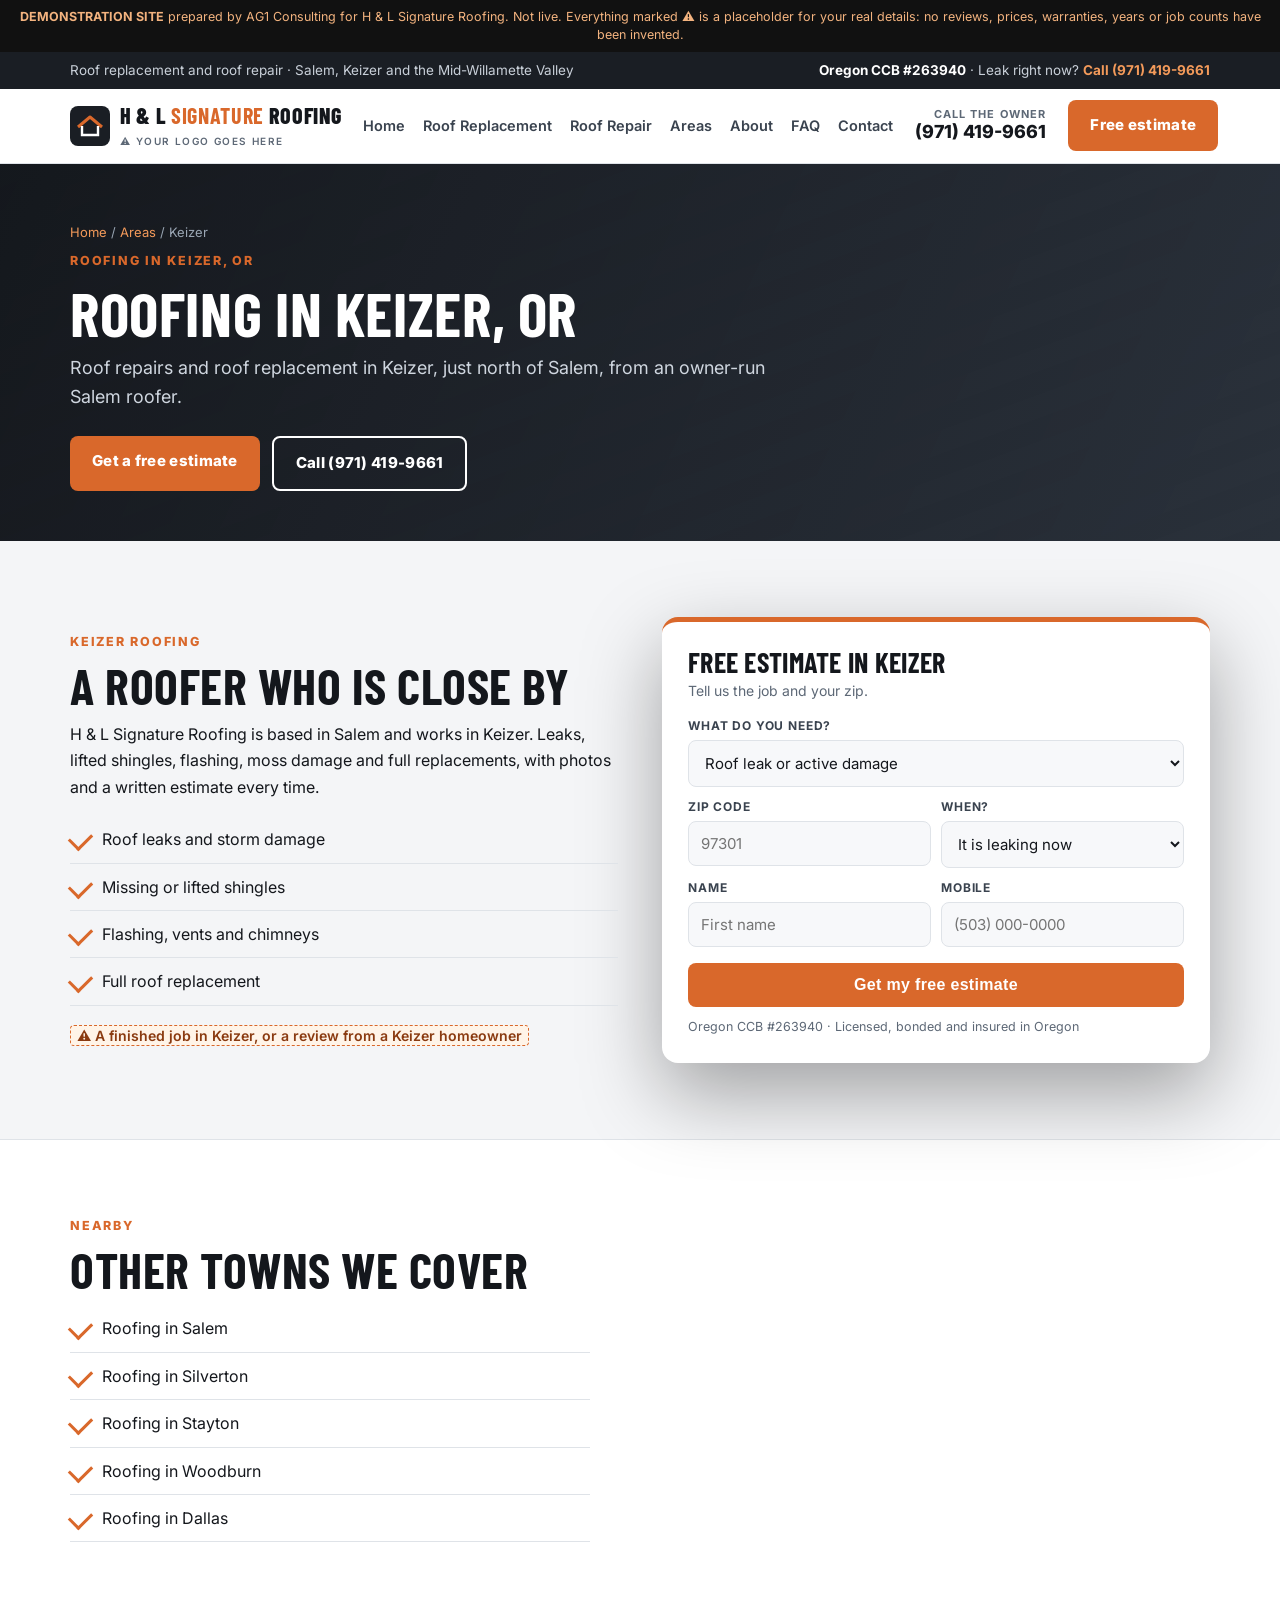
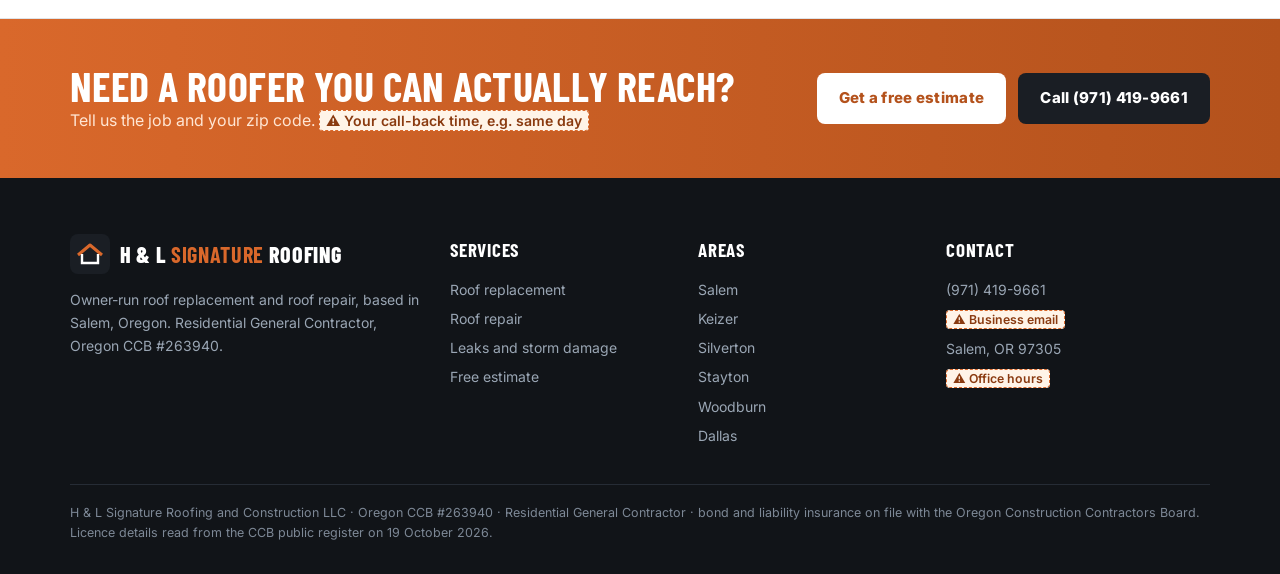
<file: area-keizer.html>
<!DOCTYPE html><html lang="en"><head><meta charset="utf-8"><meta name="viewport" content="width=device-width,initial-scale=1">
<meta name="robots" content="noindex,nofollow"><title>Roofing in Keizer, OR | H &amp; L Signature Roofing</title><meta name="description" content="Roof repair and roof replacement in Keizer, Oregon, from an owner-run Salem roofer. Oregon CCB #263940.">
<link rel="preconnect" href="https://fonts.googleapis.com"><link href="https://fonts.googleapis.com/css2?family=Barlow+Condensed:wght@600;700;800&family=Inter:wght@400;500;600;700;800&display=swap" rel="stylesheet">
<link rel="stylesheet" href="styles.css">
<script type="application/ld+json">{"@context": "https://schema.org", "@type": "RoofingContractor", "name": "H & L Signature Roofing and Construction LLC", "telephone": "+19714199661", "address": {"@type": "PostalAddress", "addressLocality": "Salem", "addressRegion": "OR", "postalCode": "97305", "addressCountry": "US"}, "areaServed": ["Salem, OR", "Keizer, OR", "Silverton, OR", "Stayton, OR", "Woodburn, OR", "Dallas, OR"], "url": "https://andrei170.github.io/hl-signature-roofing-demo/", "identifier": {"@type": "PropertyValue", "name": "Oregon CCB", "value": "263940"}}</script>
</head><body>
<div class="demo"><b>DEMONSTRATION SITE</b> prepared by AG1 Consulting for H &amp; L Signature Roofing. Not live. Everything marked &#9888; is a placeholder for your real details: no reviews, prices, warranties, years or job counts have been invented.</div>
<div class="top"><div class="wrap"><span>Roof replacement and roof repair &middot; Salem, Keizer and the Mid-Willamette Valley</span><span><b>Oregon CCB #263940</b> &middot; Leak right now? <a href="tel:+19714199661">Call (971) 419-9661</a></span></div></div>
<header class="site"><div class="wrap"><a class="logo" href="index.html"><span class="mk"><svg width="26" height="22" viewBox="0 0 26 22" aria-hidden="true"><path d="M1 12 13 2l12 10" fill="none" stroke="#d9682b" stroke-width="3" stroke-linejoin="round"/><path d="M5 11v9h16v-9" fill="none" stroke="#fff" stroke-width="2.4"/></svg></span><span><span class="tx">H &amp; L <b>Signature</b> Roofing</span><small>&#9888; YOUR LOGO GOES HERE</small></span></a>
<nav class="main"><a href="index.html">Home</a><a href="roof-replacement.html">Roof Replacement</a><a href="roof-repair.html">Roof Repair</a><a href="areas.html">Areas</a><a href="about.html">About</a><a href="faq.html">FAQ</a><a href="contact.html">Contact</a></nav><div class="hcall"><small>Call the owner</small><a href="tel:+19714199661">(971) 419-9661</a></div><a class="btn" href="quote.html">Free estimate</a></div></header>
<section class="pagehead"><div class="wrap"><div class="crumb"><a href="index.html">Home</a> / <a href="areas.html">Areas</a> / Keizer</div><div class="eyebrow" style="margin-top:8px">Roofing in Keizer, OR</div><h1>Roofing In Keizer, OR</h1><p>Roof repairs and roof replacement in Keizer, just north of Salem, from an owner-run Salem roofer.</p><div class="cta-row"><a class="btn" href="quote.html">Get a free estimate</a><a class="btn ghost" href="tel:+19714199661">Call (971) 419-9661</a></div></div></section><section class="s"><div class="wrap split"><div><div class="eyebrow">Keizer roofing</div>
<h2 class="t">A roofer who is close by</h2>
<p>H &amp; L Signature Roofing is based in Salem and works in Keizer. Leaks, lifted shingles, flashing, moss damage and full replacements, with photos and a written estimate every time.</p>
<ul class="ticks" style="margin-top:16px"><li>Roof leaks and storm damage</li><li>Missing or lifted shingles</li><li>Flashing, vents and chimneys</li><li>Full roof replacement</li></ul>
<p style="margin-top:16px"><span class="ph">&#9888; A finished job in Keizer, or a review from a Keizer homeowner</span></p></div>
<div class="panel"><h3>Free estimate in Keizer</h3><div class="sub">Tell us the job and your zip.</div><form class="f"><label>What do you need?</label><select><option>Roof leak or active damage</option><option>Small repair (shingles, flashing, vents)</option><option>Storm or wind damage</option><option>Moss or debris problem</option><option>Full roof replacement</option><option>New roof (new build or addition)</option><option>Roof check before buying or selling</option></select><div class="two"><div><label>Zip code</label><input inputmode="numeric" placeholder="97301"></div><div><label>When?</label><select><option>It is leaking now</option><option>This week</option><option>Within a month</option><option>Planning ahead / getting pricing</option></select></div></div><div class="two"><div><label>Name</label><input placeholder="First name"></div><div><label>Mobile</label><input type="tel" placeholder="(503) 000-0000"></div></div><button class="btn" type="submit">Get my free estimate</button><div class="ok-msg">&#10004; Demo only: on the live site this lands in your phone and your CRM, and the homeowner gets a text back straight away.</div><div class="fine">Oregon CCB #263940 &middot; Licensed, bonded and insured in Oregon</div></form></div></div></section>
<section class="s alt"><div class="wrap"><div class="eyebrow">Nearby</div><h2 class="t">Other towns we cover</h2>
<ul class="ticks" style="max-width:520px"><li><a href="area-salem.html">Roofing in Salem</a></li><li><a href="area-silverton.html">Roofing in Silverton</a></li><li><a href="area-stayton.html">Roofing in Stayton</a></li><li><a href="area-woodburn.html">Roofing in Woodburn</a></li><li><a href="area-dallas-or.html">Roofing in Dallas</a></li></ul></div></section><section class="band"><div class="wrap"><div><h2>Need a roofer you can actually reach?</h2><p>Tell us the job and your zip code. <span class="ph">&#9888; Your call-back time, e.g. same day</span></p></div><div class="cta-row" style="margin-top:0"><a class="btn" href="quote.html">Get a free estimate</a><a class="btn dark" href="tel:+19714199661">Call (971) 419-9661</a></div></div></section>
<footer class="site"><div class="wrap"><div class="foot">
<div><a class="logo" href="index.html"><span class="mk"><svg width="26" height="22" viewBox="0 0 26 22" aria-hidden="true"><path d="M1 12 13 2l12 10" fill="none" stroke="#d9682b" stroke-width="3" stroke-linejoin="round"/><path d="M5 11v9h16v-9" fill="none" stroke="#fff" stroke-width="2.4"/></svg></span><span class="tx" style="color:#fff">H &amp; L <b>Signature</b> Roofing</span></a>
<p style="margin-top:14px">Owner-run roof replacement and roof repair, based in Salem, Oregon. Residential General Contractor, Oregon CCB #263940.</p></div>
<div><h4>Services</h4><ul><li><a href="roof-replacement.html">Roof replacement</a></li><li><a href="roof-repair.html">Roof repair</a></li><li><a href="roof-repair.html#leaks">Leaks and storm damage</a></li><li><a href="quote.html">Free estimate</a></li></ul></div>
<div><h4>Areas</h4><ul><li><a href="area-salem.html">Salem</a></li><li><a href="area-keizer.html">Keizer</a></li><li><a href="area-silverton.html">Silverton</a></li><li><a href="area-stayton.html">Stayton</a></li><li><a href="area-woodburn.html">Woodburn</a></li><li><a href="area-dallas-or.html">Dallas</a></li></ul></div>
<div><h4>Contact</h4><ul><li><a href="tel:+19714199661">(971) 419-9661</a></li><li><span class="ph">&#9888; Business email</span></li><li>Salem, OR 97305</li><li><span class="ph">&#9888; Office hours</span></li></ul></div>
</div><div class="legal">H &amp; L Signature Roofing and Construction LLC &middot; Oregon CCB #263940 &middot; Residential General Contractor &middot; bond and liability insurance on file with the Oregon Construction Contractors Board. Licence details read from the CCB public register on 19 October 2026.</div></div></footer>
<div class="sticky-cta"><a class="btn dark" href="tel:+19714199661">&#9742; Call</a><a class="btn" href="quote.html">Free estimate</a></div>
<script>
document.querySelectorAll('form.f').forEach(function(f){f.addEventListener('submit',function(e){e.preventDefault();
var m=f.querySelector('.ok-msg');if(m){m.style.display='block';}});});
</script></body></html>
</file>
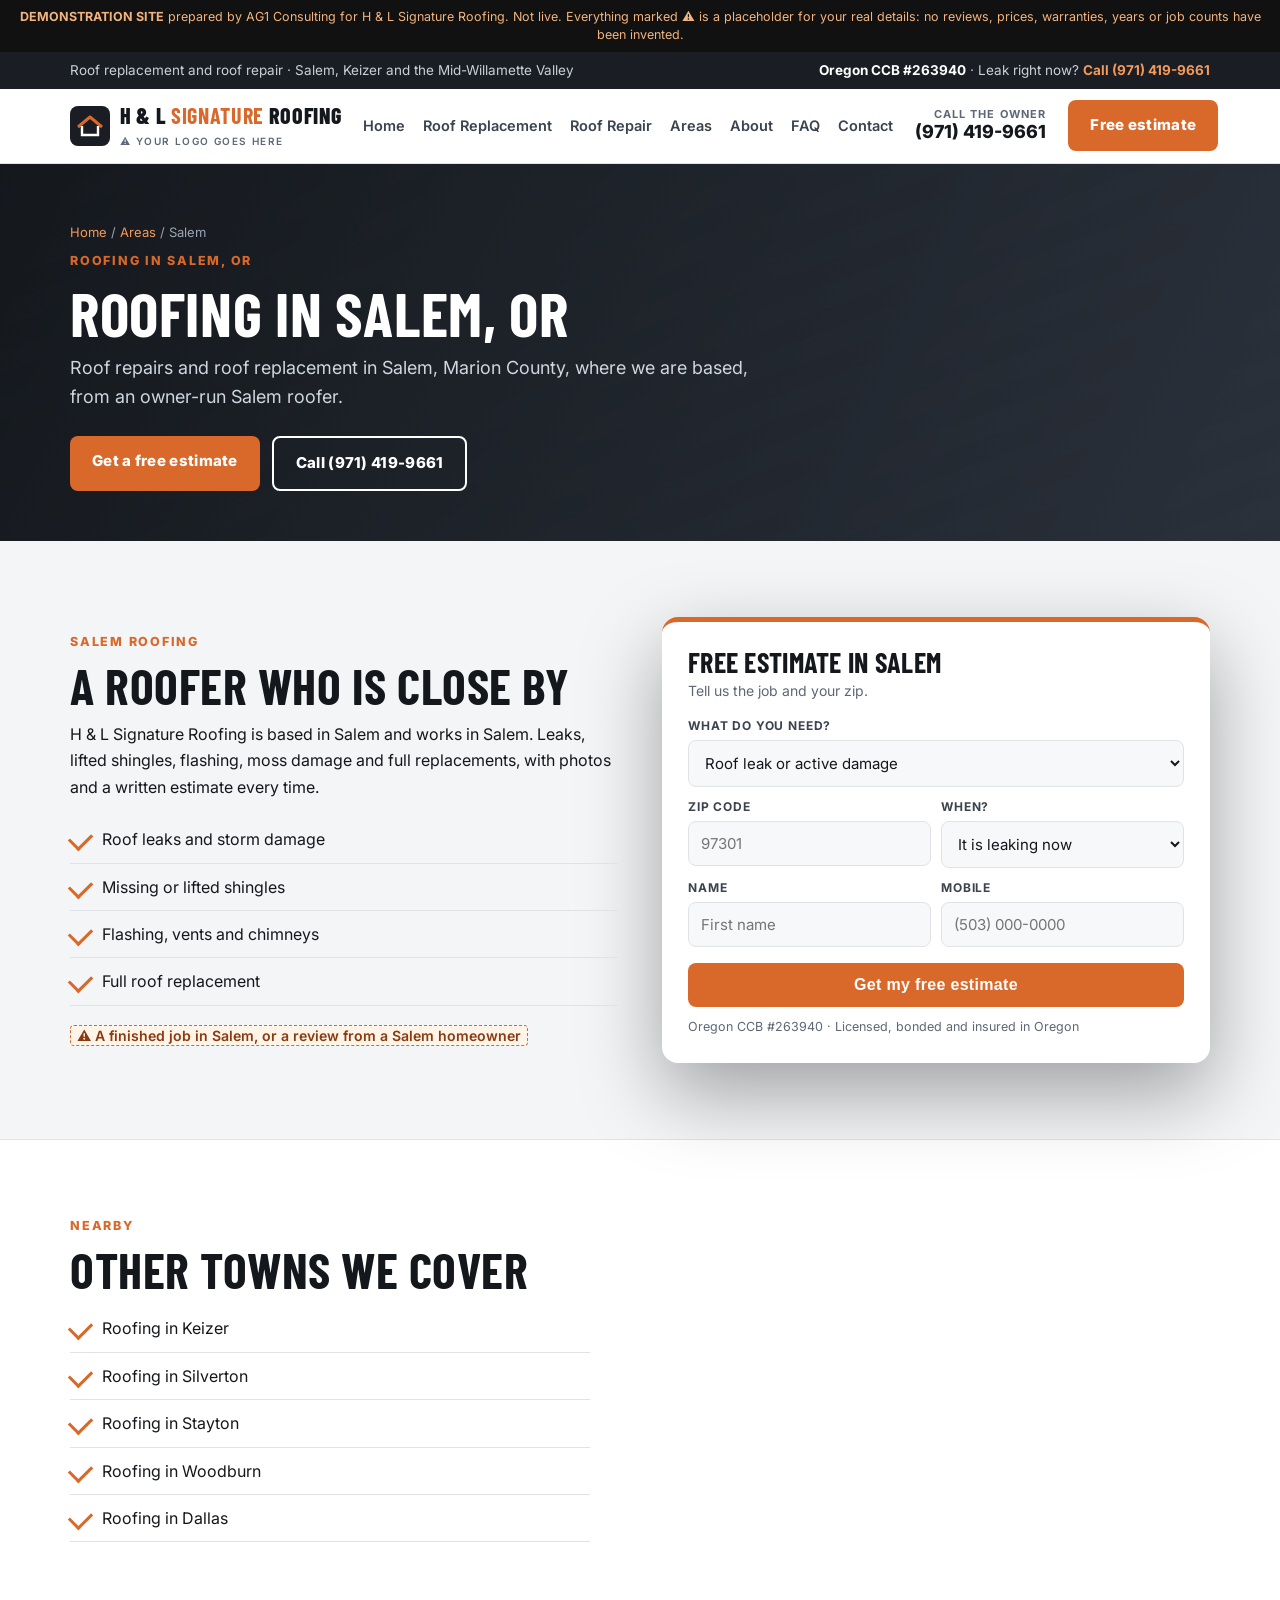
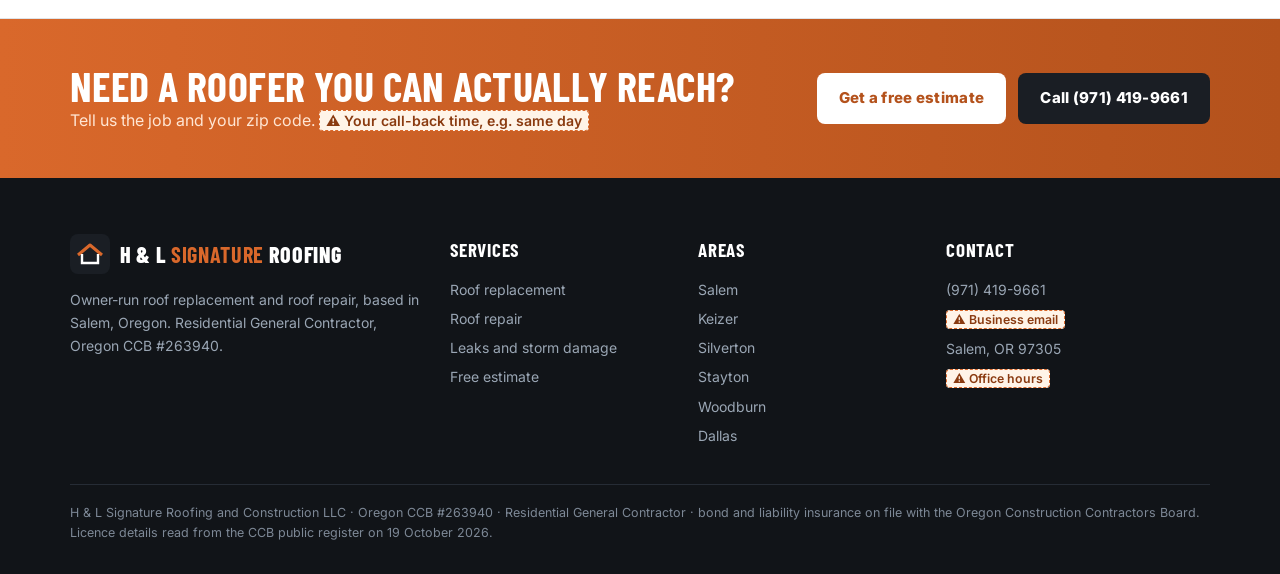
<file: area-salem.html>
<!DOCTYPE html><html lang="en"><head><meta charset="utf-8"><meta name="viewport" content="width=device-width,initial-scale=1">
<meta name="robots" content="noindex,nofollow"><title>Roofing in Salem, OR | H &amp; L Signature Roofing</title><meta name="description" content="Roof repair and roof replacement in Salem, Oregon, from an owner-run Salem roofer. Oregon CCB #263940.">
<link rel="preconnect" href="https://fonts.googleapis.com"><link href="https://fonts.googleapis.com/css2?family=Barlow+Condensed:wght@600;700;800&family=Inter:wght@400;500;600;700;800&display=swap" rel="stylesheet">
<link rel="stylesheet" href="styles.css">
<script type="application/ld+json">{"@context": "https://schema.org", "@type": "RoofingContractor", "name": "H & L Signature Roofing and Construction LLC", "telephone": "+19714199661", "address": {"@type": "PostalAddress", "addressLocality": "Salem", "addressRegion": "OR", "postalCode": "97305", "addressCountry": "US"}, "areaServed": ["Salem, OR", "Keizer, OR", "Silverton, OR", "Stayton, OR", "Woodburn, OR", "Dallas, OR"], "url": "https://andrei170.github.io/hl-signature-roofing-demo/", "identifier": {"@type": "PropertyValue", "name": "Oregon CCB", "value": "263940"}}</script>
</head><body>
<div class="demo"><b>DEMONSTRATION SITE</b> prepared by AG1 Consulting for H &amp; L Signature Roofing. Not live. Everything marked &#9888; is a placeholder for your real details: no reviews, prices, warranties, years or job counts have been invented.</div>
<div class="top"><div class="wrap"><span>Roof replacement and roof repair &middot; Salem, Keizer and the Mid-Willamette Valley</span><span><b>Oregon CCB #263940</b> &middot; Leak right now? <a href="tel:+19714199661">Call (971) 419-9661</a></span></div></div>
<header class="site"><div class="wrap"><a class="logo" href="index.html"><span class="mk"><svg width="26" height="22" viewBox="0 0 26 22" aria-hidden="true"><path d="M1 12 13 2l12 10" fill="none" stroke="#d9682b" stroke-width="3" stroke-linejoin="round"/><path d="M5 11v9h16v-9" fill="none" stroke="#fff" stroke-width="2.4"/></svg></span><span><span class="tx">H &amp; L <b>Signature</b> Roofing</span><small>&#9888; YOUR LOGO GOES HERE</small></span></a>
<nav class="main"><a href="index.html">Home</a><a href="roof-replacement.html">Roof Replacement</a><a href="roof-repair.html">Roof Repair</a><a href="areas.html">Areas</a><a href="about.html">About</a><a href="faq.html">FAQ</a><a href="contact.html">Contact</a></nav><div class="hcall"><small>Call the owner</small><a href="tel:+19714199661">(971) 419-9661</a></div><a class="btn" href="quote.html">Free estimate</a></div></header>
<section class="pagehead"><div class="wrap"><div class="crumb"><a href="index.html">Home</a> / <a href="areas.html">Areas</a> / Salem</div><div class="eyebrow" style="margin-top:8px">Roofing in Salem, OR</div><h1>Roofing In Salem, OR</h1><p>Roof repairs and roof replacement in Salem, Marion County, where we are based, from an owner-run Salem roofer.</p><div class="cta-row"><a class="btn" href="quote.html">Get a free estimate</a><a class="btn ghost" href="tel:+19714199661">Call (971) 419-9661</a></div></div></section><section class="s"><div class="wrap split"><div><div class="eyebrow">Salem roofing</div>
<h2 class="t">A roofer who is close by</h2>
<p>H &amp; L Signature Roofing is based in Salem and works in Salem. Leaks, lifted shingles, flashing, moss damage and full replacements, with photos and a written estimate every time.</p>
<ul class="ticks" style="margin-top:16px"><li>Roof leaks and storm damage</li><li>Missing or lifted shingles</li><li>Flashing, vents and chimneys</li><li>Full roof replacement</li></ul>
<p style="margin-top:16px"><span class="ph">&#9888; A finished job in Salem, or a review from a Salem homeowner</span></p></div>
<div class="panel"><h3>Free estimate in Salem</h3><div class="sub">Tell us the job and your zip.</div><form class="f"><label>What do you need?</label><select><option>Roof leak or active damage</option><option>Small repair (shingles, flashing, vents)</option><option>Storm or wind damage</option><option>Moss or debris problem</option><option>Full roof replacement</option><option>New roof (new build or addition)</option><option>Roof check before buying or selling</option></select><div class="two"><div><label>Zip code</label><input inputmode="numeric" placeholder="97301"></div><div><label>When?</label><select><option>It is leaking now</option><option>This week</option><option>Within a month</option><option>Planning ahead / getting pricing</option></select></div></div><div class="two"><div><label>Name</label><input placeholder="First name"></div><div><label>Mobile</label><input type="tel" placeholder="(503) 000-0000"></div></div><button class="btn" type="submit">Get my free estimate</button><div class="ok-msg">&#10004; Demo only: on the live site this lands in your phone and your CRM, and the homeowner gets a text back straight away.</div><div class="fine">Oregon CCB #263940 &middot; Licensed, bonded and insured in Oregon</div></form></div></div></section>
<section class="s alt"><div class="wrap"><div class="eyebrow">Nearby</div><h2 class="t">Other towns we cover</h2>
<ul class="ticks" style="max-width:520px"><li><a href="area-keizer.html">Roofing in Keizer</a></li><li><a href="area-silverton.html">Roofing in Silverton</a></li><li><a href="area-stayton.html">Roofing in Stayton</a></li><li><a href="area-woodburn.html">Roofing in Woodburn</a></li><li><a href="area-dallas-or.html">Roofing in Dallas</a></li></ul></div></section><section class="band"><div class="wrap"><div><h2>Need a roofer you can actually reach?</h2><p>Tell us the job and your zip code. <span class="ph">&#9888; Your call-back time, e.g. same day</span></p></div><div class="cta-row" style="margin-top:0"><a class="btn" href="quote.html">Get a free estimate</a><a class="btn dark" href="tel:+19714199661">Call (971) 419-9661</a></div></div></section>
<footer class="site"><div class="wrap"><div class="foot">
<div><a class="logo" href="index.html"><span class="mk"><svg width="26" height="22" viewBox="0 0 26 22" aria-hidden="true"><path d="M1 12 13 2l12 10" fill="none" stroke="#d9682b" stroke-width="3" stroke-linejoin="round"/><path d="M5 11v9h16v-9" fill="none" stroke="#fff" stroke-width="2.4"/></svg></span><span class="tx" style="color:#fff">H &amp; L <b>Signature</b> Roofing</span></a>
<p style="margin-top:14px">Owner-run roof replacement and roof repair, based in Salem, Oregon. Residential General Contractor, Oregon CCB #263940.</p></div>
<div><h4>Services</h4><ul><li><a href="roof-replacement.html">Roof replacement</a></li><li><a href="roof-repair.html">Roof repair</a></li><li><a href="roof-repair.html#leaks">Leaks and storm damage</a></li><li><a href="quote.html">Free estimate</a></li></ul></div>
<div><h4>Areas</h4><ul><li><a href="area-salem.html">Salem</a></li><li><a href="area-keizer.html">Keizer</a></li><li><a href="area-silverton.html">Silverton</a></li><li><a href="area-stayton.html">Stayton</a></li><li><a href="area-woodburn.html">Woodburn</a></li><li><a href="area-dallas-or.html">Dallas</a></li></ul></div>
<div><h4>Contact</h4><ul><li><a href="tel:+19714199661">(971) 419-9661</a></li><li><span class="ph">&#9888; Business email</span></li><li>Salem, OR 97305</li><li><span class="ph">&#9888; Office hours</span></li></ul></div>
</div><div class="legal">H &amp; L Signature Roofing and Construction LLC &middot; Oregon CCB #263940 &middot; Residential General Contractor &middot; bond and liability insurance on file with the Oregon Construction Contractors Board. Licence details read from the CCB public register on 19 October 2026.</div></div></footer>
<div class="sticky-cta"><a class="btn dark" href="tel:+19714199661">&#9742; Call</a><a class="btn" href="quote.html">Free estimate</a></div>
<script>
document.querySelectorAll('form.f').forEach(function(f){f.addEventListener('submit',function(e){e.preventDefault();
var m=f.querySelector('.ok-msg');if(m){m.style.display='block';}});});
</script></body></html>
</file>
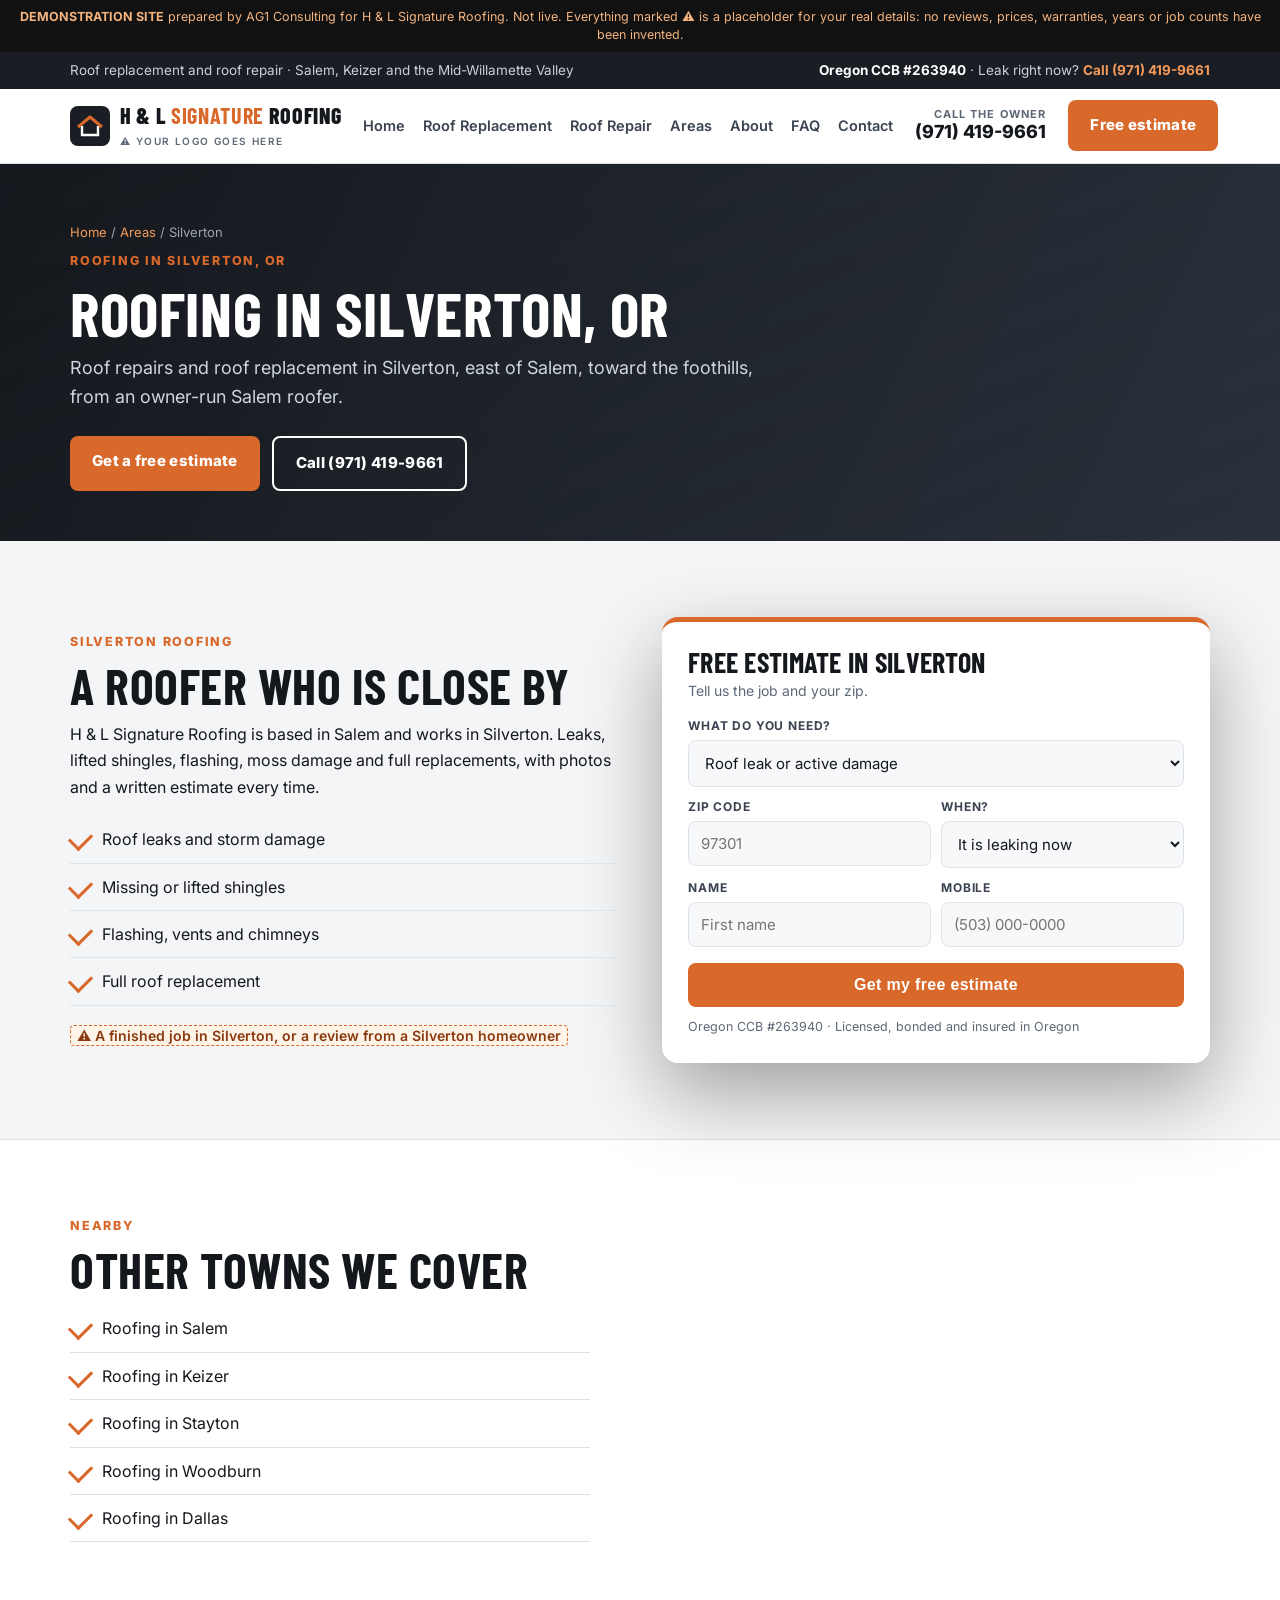
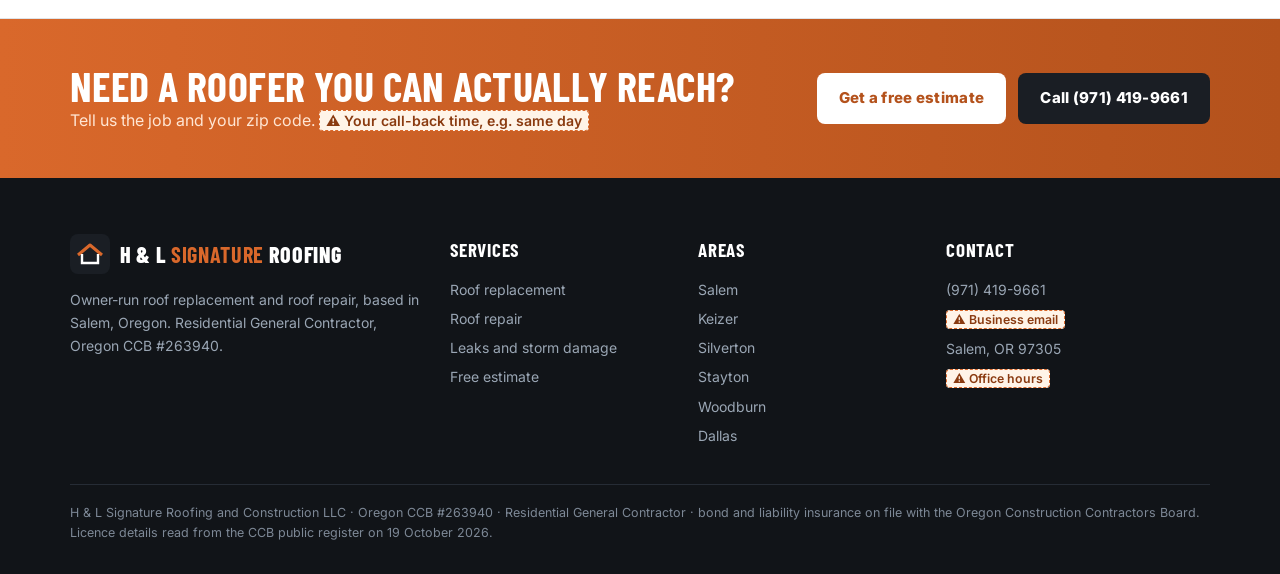
<file: area-silverton.html>
<!DOCTYPE html><html lang="en"><head><meta charset="utf-8"><meta name="viewport" content="width=device-width,initial-scale=1">
<meta name="robots" content="noindex,nofollow"><title>Roofing in Silverton, OR | H &amp; L Signature Roofing</title><meta name="description" content="Roof repair and roof replacement in Silverton, Oregon, from an owner-run Salem roofer. Oregon CCB #263940.">
<link rel="preconnect" href="https://fonts.googleapis.com"><link href="https://fonts.googleapis.com/css2?family=Barlow+Condensed:wght@600;700;800&family=Inter:wght@400;500;600;700;800&display=swap" rel="stylesheet">
<link rel="stylesheet" href="styles.css">
<script type="application/ld+json">{"@context": "https://schema.org", "@type": "RoofingContractor", "name": "H & L Signature Roofing and Construction LLC", "telephone": "+19714199661", "address": {"@type": "PostalAddress", "addressLocality": "Salem", "addressRegion": "OR", "postalCode": "97305", "addressCountry": "US"}, "areaServed": ["Salem, OR", "Keizer, OR", "Silverton, OR", "Stayton, OR", "Woodburn, OR", "Dallas, OR"], "url": "https://andrei170.github.io/hl-signature-roofing-demo/", "identifier": {"@type": "PropertyValue", "name": "Oregon CCB", "value": "263940"}}</script>
</head><body>
<div class="demo"><b>DEMONSTRATION SITE</b> prepared by AG1 Consulting for H &amp; L Signature Roofing. Not live. Everything marked &#9888; is a placeholder for your real details: no reviews, prices, warranties, years or job counts have been invented.</div>
<div class="top"><div class="wrap"><span>Roof replacement and roof repair &middot; Salem, Keizer and the Mid-Willamette Valley</span><span><b>Oregon CCB #263940</b> &middot; Leak right now? <a href="tel:+19714199661">Call (971) 419-9661</a></span></div></div>
<header class="site"><div class="wrap"><a class="logo" href="index.html"><span class="mk"><svg width="26" height="22" viewBox="0 0 26 22" aria-hidden="true"><path d="M1 12 13 2l12 10" fill="none" stroke="#d9682b" stroke-width="3" stroke-linejoin="round"/><path d="M5 11v9h16v-9" fill="none" stroke="#fff" stroke-width="2.4"/></svg></span><span><span class="tx">H &amp; L <b>Signature</b> Roofing</span><small>&#9888; YOUR LOGO GOES HERE</small></span></a>
<nav class="main"><a href="index.html">Home</a><a href="roof-replacement.html">Roof Replacement</a><a href="roof-repair.html">Roof Repair</a><a href="areas.html">Areas</a><a href="about.html">About</a><a href="faq.html">FAQ</a><a href="contact.html">Contact</a></nav><div class="hcall"><small>Call the owner</small><a href="tel:+19714199661">(971) 419-9661</a></div><a class="btn" href="quote.html">Free estimate</a></div></header>
<section class="pagehead"><div class="wrap"><div class="crumb"><a href="index.html">Home</a> / <a href="areas.html">Areas</a> / Silverton</div><div class="eyebrow" style="margin-top:8px">Roofing in Silverton, OR</div><h1>Roofing In Silverton, OR</h1><p>Roof repairs and roof replacement in Silverton, east of Salem, toward the foothills, from an owner-run Salem roofer.</p><div class="cta-row"><a class="btn" href="quote.html">Get a free estimate</a><a class="btn ghost" href="tel:+19714199661">Call (971) 419-9661</a></div></div></section><section class="s"><div class="wrap split"><div><div class="eyebrow">Silverton roofing</div>
<h2 class="t">A roofer who is close by</h2>
<p>H &amp; L Signature Roofing is based in Salem and works in Silverton. Leaks, lifted shingles, flashing, moss damage and full replacements, with photos and a written estimate every time.</p>
<ul class="ticks" style="margin-top:16px"><li>Roof leaks and storm damage</li><li>Missing or lifted shingles</li><li>Flashing, vents and chimneys</li><li>Full roof replacement</li></ul>
<p style="margin-top:16px"><span class="ph">&#9888; A finished job in Silverton, or a review from a Silverton homeowner</span></p></div>
<div class="panel"><h3>Free estimate in Silverton</h3><div class="sub">Tell us the job and your zip.</div><form class="f"><label>What do you need?</label><select><option>Roof leak or active damage</option><option>Small repair (shingles, flashing, vents)</option><option>Storm or wind damage</option><option>Moss or debris problem</option><option>Full roof replacement</option><option>New roof (new build or addition)</option><option>Roof check before buying or selling</option></select><div class="two"><div><label>Zip code</label><input inputmode="numeric" placeholder="97301"></div><div><label>When?</label><select><option>It is leaking now</option><option>This week</option><option>Within a month</option><option>Planning ahead / getting pricing</option></select></div></div><div class="two"><div><label>Name</label><input placeholder="First name"></div><div><label>Mobile</label><input type="tel" placeholder="(503) 000-0000"></div></div><button class="btn" type="submit">Get my free estimate</button><div class="ok-msg">&#10004; Demo only: on the live site this lands in your phone and your CRM, and the homeowner gets a text back straight away.</div><div class="fine">Oregon CCB #263940 &middot; Licensed, bonded and insured in Oregon</div></form></div></div></section>
<section class="s alt"><div class="wrap"><div class="eyebrow">Nearby</div><h2 class="t">Other towns we cover</h2>
<ul class="ticks" style="max-width:520px"><li><a href="area-salem.html">Roofing in Salem</a></li><li><a href="area-keizer.html">Roofing in Keizer</a></li><li><a href="area-stayton.html">Roofing in Stayton</a></li><li><a href="area-woodburn.html">Roofing in Woodburn</a></li><li><a href="area-dallas-or.html">Roofing in Dallas</a></li></ul></div></section><section class="band"><div class="wrap"><div><h2>Need a roofer you can actually reach?</h2><p>Tell us the job and your zip code. <span class="ph">&#9888; Your call-back time, e.g. same day</span></p></div><div class="cta-row" style="margin-top:0"><a class="btn" href="quote.html">Get a free estimate</a><a class="btn dark" href="tel:+19714199661">Call (971) 419-9661</a></div></div></section>
<footer class="site"><div class="wrap"><div class="foot">
<div><a class="logo" href="index.html"><span class="mk"><svg width="26" height="22" viewBox="0 0 26 22" aria-hidden="true"><path d="M1 12 13 2l12 10" fill="none" stroke="#d9682b" stroke-width="3" stroke-linejoin="round"/><path d="M5 11v9h16v-9" fill="none" stroke="#fff" stroke-width="2.4"/></svg></span><span class="tx" style="color:#fff">H &amp; L <b>Signature</b> Roofing</span></a>
<p style="margin-top:14px">Owner-run roof replacement and roof repair, based in Salem, Oregon. Residential General Contractor, Oregon CCB #263940.</p></div>
<div><h4>Services</h4><ul><li><a href="roof-replacement.html">Roof replacement</a></li><li><a href="roof-repair.html">Roof repair</a></li><li><a href="roof-repair.html#leaks">Leaks and storm damage</a></li><li><a href="quote.html">Free estimate</a></li></ul></div>
<div><h4>Areas</h4><ul><li><a href="area-salem.html">Salem</a></li><li><a href="area-keizer.html">Keizer</a></li><li><a href="area-silverton.html">Silverton</a></li><li><a href="area-stayton.html">Stayton</a></li><li><a href="area-woodburn.html">Woodburn</a></li><li><a href="area-dallas-or.html">Dallas</a></li></ul></div>
<div><h4>Contact</h4><ul><li><a href="tel:+19714199661">(971) 419-9661</a></li><li><span class="ph">&#9888; Business email</span></li><li>Salem, OR 97305</li><li><span class="ph">&#9888; Office hours</span></li></ul></div>
</div><div class="legal">H &amp; L Signature Roofing and Construction LLC &middot; Oregon CCB #263940 &middot; Residential General Contractor &middot; bond and liability insurance on file with the Oregon Construction Contractors Board. Licence details read from the CCB public register on 19 October 2026.</div></div></footer>
<div class="sticky-cta"><a class="btn dark" href="tel:+19714199661">&#9742; Call</a><a class="btn" href="quote.html">Free estimate</a></div>
<script>
document.querySelectorAll('form.f').forEach(function(f){f.addEventListener('submit',function(e){e.preventDefault();
var m=f.querySelector('.ok-msg');if(m){m.style.display='block';}});});
</script></body></html>
</file>
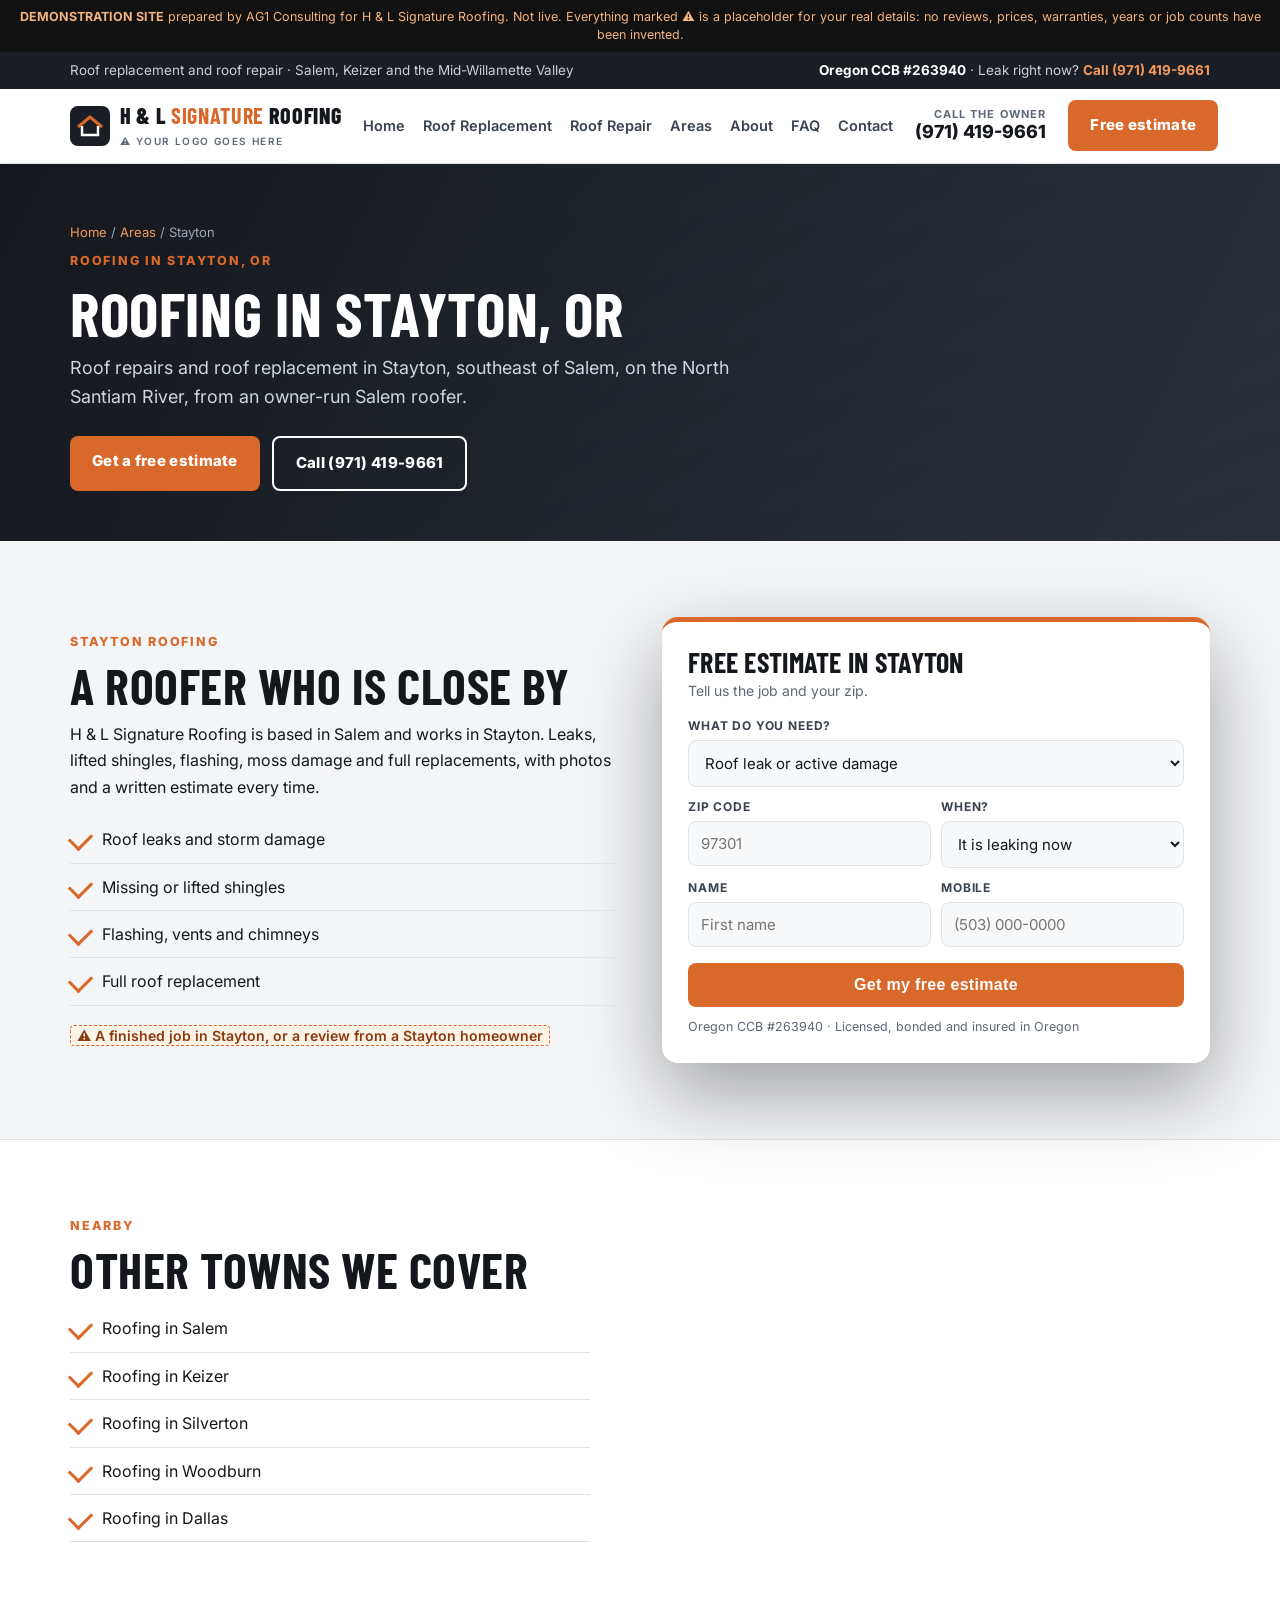
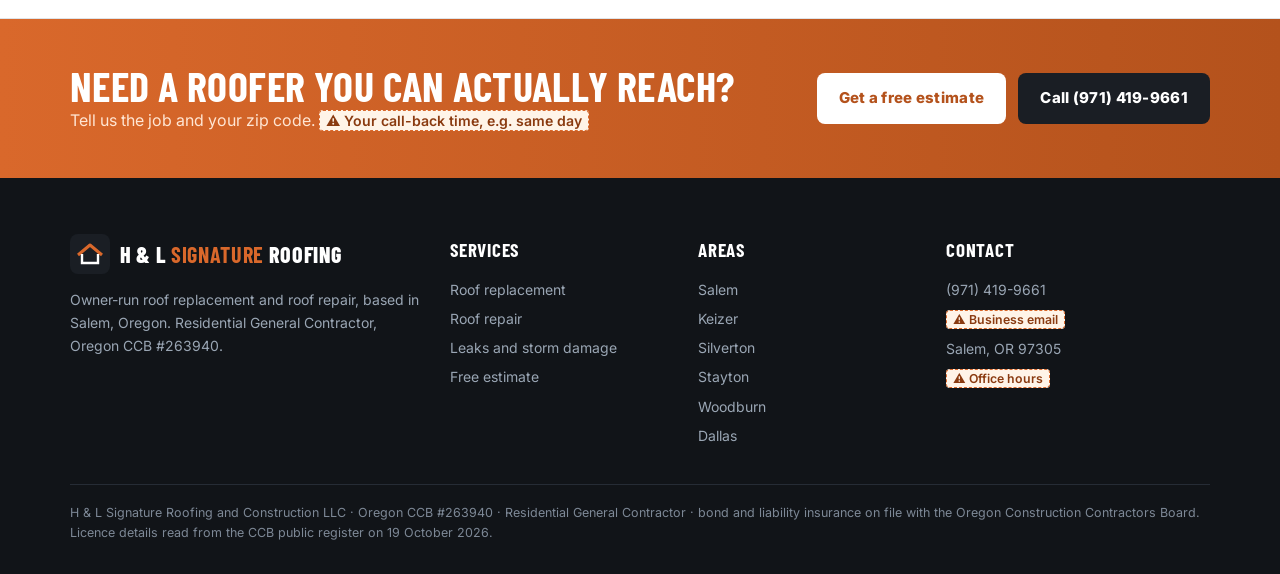
<file: area-stayton.html>
<!DOCTYPE html><html lang="en"><head><meta charset="utf-8"><meta name="viewport" content="width=device-width,initial-scale=1">
<meta name="robots" content="noindex,nofollow"><title>Roofing in Stayton, OR | H &amp; L Signature Roofing</title><meta name="description" content="Roof repair and roof replacement in Stayton, Oregon, from an owner-run Salem roofer. Oregon CCB #263940.">
<link rel="preconnect" href="https://fonts.googleapis.com"><link href="https://fonts.googleapis.com/css2?family=Barlow+Condensed:wght@600;700;800&family=Inter:wght@400;500;600;700;800&display=swap" rel="stylesheet">
<link rel="stylesheet" href="styles.css">
<script type="application/ld+json">{"@context": "https://schema.org", "@type": "RoofingContractor", "name": "H & L Signature Roofing and Construction LLC", "telephone": "+19714199661", "address": {"@type": "PostalAddress", "addressLocality": "Salem", "addressRegion": "OR", "postalCode": "97305", "addressCountry": "US"}, "areaServed": ["Salem, OR", "Keizer, OR", "Silverton, OR", "Stayton, OR", "Woodburn, OR", "Dallas, OR"], "url": "https://andrei170.github.io/hl-signature-roofing-demo/", "identifier": {"@type": "PropertyValue", "name": "Oregon CCB", "value": "263940"}}</script>
</head><body>
<div class="demo"><b>DEMONSTRATION SITE</b> prepared by AG1 Consulting for H &amp; L Signature Roofing. Not live. Everything marked &#9888; is a placeholder for your real details: no reviews, prices, warranties, years or job counts have been invented.</div>
<div class="top"><div class="wrap"><span>Roof replacement and roof repair &middot; Salem, Keizer and the Mid-Willamette Valley</span><span><b>Oregon CCB #263940</b> &middot; Leak right now? <a href="tel:+19714199661">Call (971) 419-9661</a></span></div></div>
<header class="site"><div class="wrap"><a class="logo" href="index.html"><span class="mk"><svg width="26" height="22" viewBox="0 0 26 22" aria-hidden="true"><path d="M1 12 13 2l12 10" fill="none" stroke="#d9682b" stroke-width="3" stroke-linejoin="round"/><path d="M5 11v9h16v-9" fill="none" stroke="#fff" stroke-width="2.4"/></svg></span><span><span class="tx">H &amp; L <b>Signature</b> Roofing</span><small>&#9888; YOUR LOGO GOES HERE</small></span></a>
<nav class="main"><a href="index.html">Home</a><a href="roof-replacement.html">Roof Replacement</a><a href="roof-repair.html">Roof Repair</a><a href="areas.html">Areas</a><a href="about.html">About</a><a href="faq.html">FAQ</a><a href="contact.html">Contact</a></nav><div class="hcall"><small>Call the owner</small><a href="tel:+19714199661">(971) 419-9661</a></div><a class="btn" href="quote.html">Free estimate</a></div></header>
<section class="pagehead"><div class="wrap"><div class="crumb"><a href="index.html">Home</a> / <a href="areas.html">Areas</a> / Stayton</div><div class="eyebrow" style="margin-top:8px">Roofing in Stayton, OR</div><h1>Roofing In Stayton, OR</h1><p>Roof repairs and roof replacement in Stayton, southeast of Salem, on the North Santiam River, from an owner-run Salem roofer.</p><div class="cta-row"><a class="btn" href="quote.html">Get a free estimate</a><a class="btn ghost" href="tel:+19714199661">Call (971) 419-9661</a></div></div></section><section class="s"><div class="wrap split"><div><div class="eyebrow">Stayton roofing</div>
<h2 class="t">A roofer who is close by</h2>
<p>H &amp; L Signature Roofing is based in Salem and works in Stayton. Leaks, lifted shingles, flashing, moss damage and full replacements, with photos and a written estimate every time.</p>
<ul class="ticks" style="margin-top:16px"><li>Roof leaks and storm damage</li><li>Missing or lifted shingles</li><li>Flashing, vents and chimneys</li><li>Full roof replacement</li></ul>
<p style="margin-top:16px"><span class="ph">&#9888; A finished job in Stayton, or a review from a Stayton homeowner</span></p></div>
<div class="panel"><h3>Free estimate in Stayton</h3><div class="sub">Tell us the job and your zip.</div><form class="f"><label>What do you need?</label><select><option>Roof leak or active damage</option><option>Small repair (shingles, flashing, vents)</option><option>Storm or wind damage</option><option>Moss or debris problem</option><option>Full roof replacement</option><option>New roof (new build or addition)</option><option>Roof check before buying or selling</option></select><div class="two"><div><label>Zip code</label><input inputmode="numeric" placeholder="97301"></div><div><label>When?</label><select><option>It is leaking now</option><option>This week</option><option>Within a month</option><option>Planning ahead / getting pricing</option></select></div></div><div class="two"><div><label>Name</label><input placeholder="First name"></div><div><label>Mobile</label><input type="tel" placeholder="(503) 000-0000"></div></div><button class="btn" type="submit">Get my free estimate</button><div class="ok-msg">&#10004; Demo only: on the live site this lands in your phone and your CRM, and the homeowner gets a text back straight away.</div><div class="fine">Oregon CCB #263940 &middot; Licensed, bonded and insured in Oregon</div></form></div></div></section>
<section class="s alt"><div class="wrap"><div class="eyebrow">Nearby</div><h2 class="t">Other towns we cover</h2>
<ul class="ticks" style="max-width:520px"><li><a href="area-salem.html">Roofing in Salem</a></li><li><a href="area-keizer.html">Roofing in Keizer</a></li><li><a href="area-silverton.html">Roofing in Silverton</a></li><li><a href="area-woodburn.html">Roofing in Woodburn</a></li><li><a href="area-dallas-or.html">Roofing in Dallas</a></li></ul></div></section><section class="band"><div class="wrap"><div><h2>Need a roofer you can actually reach?</h2><p>Tell us the job and your zip code. <span class="ph">&#9888; Your call-back time, e.g. same day</span></p></div><div class="cta-row" style="margin-top:0"><a class="btn" href="quote.html">Get a free estimate</a><a class="btn dark" href="tel:+19714199661">Call (971) 419-9661</a></div></div></section>
<footer class="site"><div class="wrap"><div class="foot">
<div><a class="logo" href="index.html"><span class="mk"><svg width="26" height="22" viewBox="0 0 26 22" aria-hidden="true"><path d="M1 12 13 2l12 10" fill="none" stroke="#d9682b" stroke-width="3" stroke-linejoin="round"/><path d="M5 11v9h16v-9" fill="none" stroke="#fff" stroke-width="2.4"/></svg></span><span class="tx" style="color:#fff">H &amp; L <b>Signature</b> Roofing</span></a>
<p style="margin-top:14px">Owner-run roof replacement and roof repair, based in Salem, Oregon. Residential General Contractor, Oregon CCB #263940.</p></div>
<div><h4>Services</h4><ul><li><a href="roof-replacement.html">Roof replacement</a></li><li><a href="roof-repair.html">Roof repair</a></li><li><a href="roof-repair.html#leaks">Leaks and storm damage</a></li><li><a href="quote.html">Free estimate</a></li></ul></div>
<div><h4>Areas</h4><ul><li><a href="area-salem.html">Salem</a></li><li><a href="area-keizer.html">Keizer</a></li><li><a href="area-silverton.html">Silverton</a></li><li><a href="area-stayton.html">Stayton</a></li><li><a href="area-woodburn.html">Woodburn</a></li><li><a href="area-dallas-or.html">Dallas</a></li></ul></div>
<div><h4>Contact</h4><ul><li><a href="tel:+19714199661">(971) 419-9661</a></li><li><span class="ph">&#9888; Business email</span></li><li>Salem, OR 97305</li><li><span class="ph">&#9888; Office hours</span></li></ul></div>
</div><div class="legal">H &amp; L Signature Roofing and Construction LLC &middot; Oregon CCB #263940 &middot; Residential General Contractor &middot; bond and liability insurance on file with the Oregon Construction Contractors Board. Licence details read from the CCB public register on 19 October 2026.</div></div></footer>
<div class="sticky-cta"><a class="btn dark" href="tel:+19714199661">&#9742; Call</a><a class="btn" href="quote.html">Free estimate</a></div>
<script>
document.querySelectorAll('form.f').forEach(function(f){f.addEventListener('submit',function(e){e.preventDefault();
var m=f.querySelector('.ok-msg');if(m){m.style.display='block';}});});
</script></body></html>
</file>
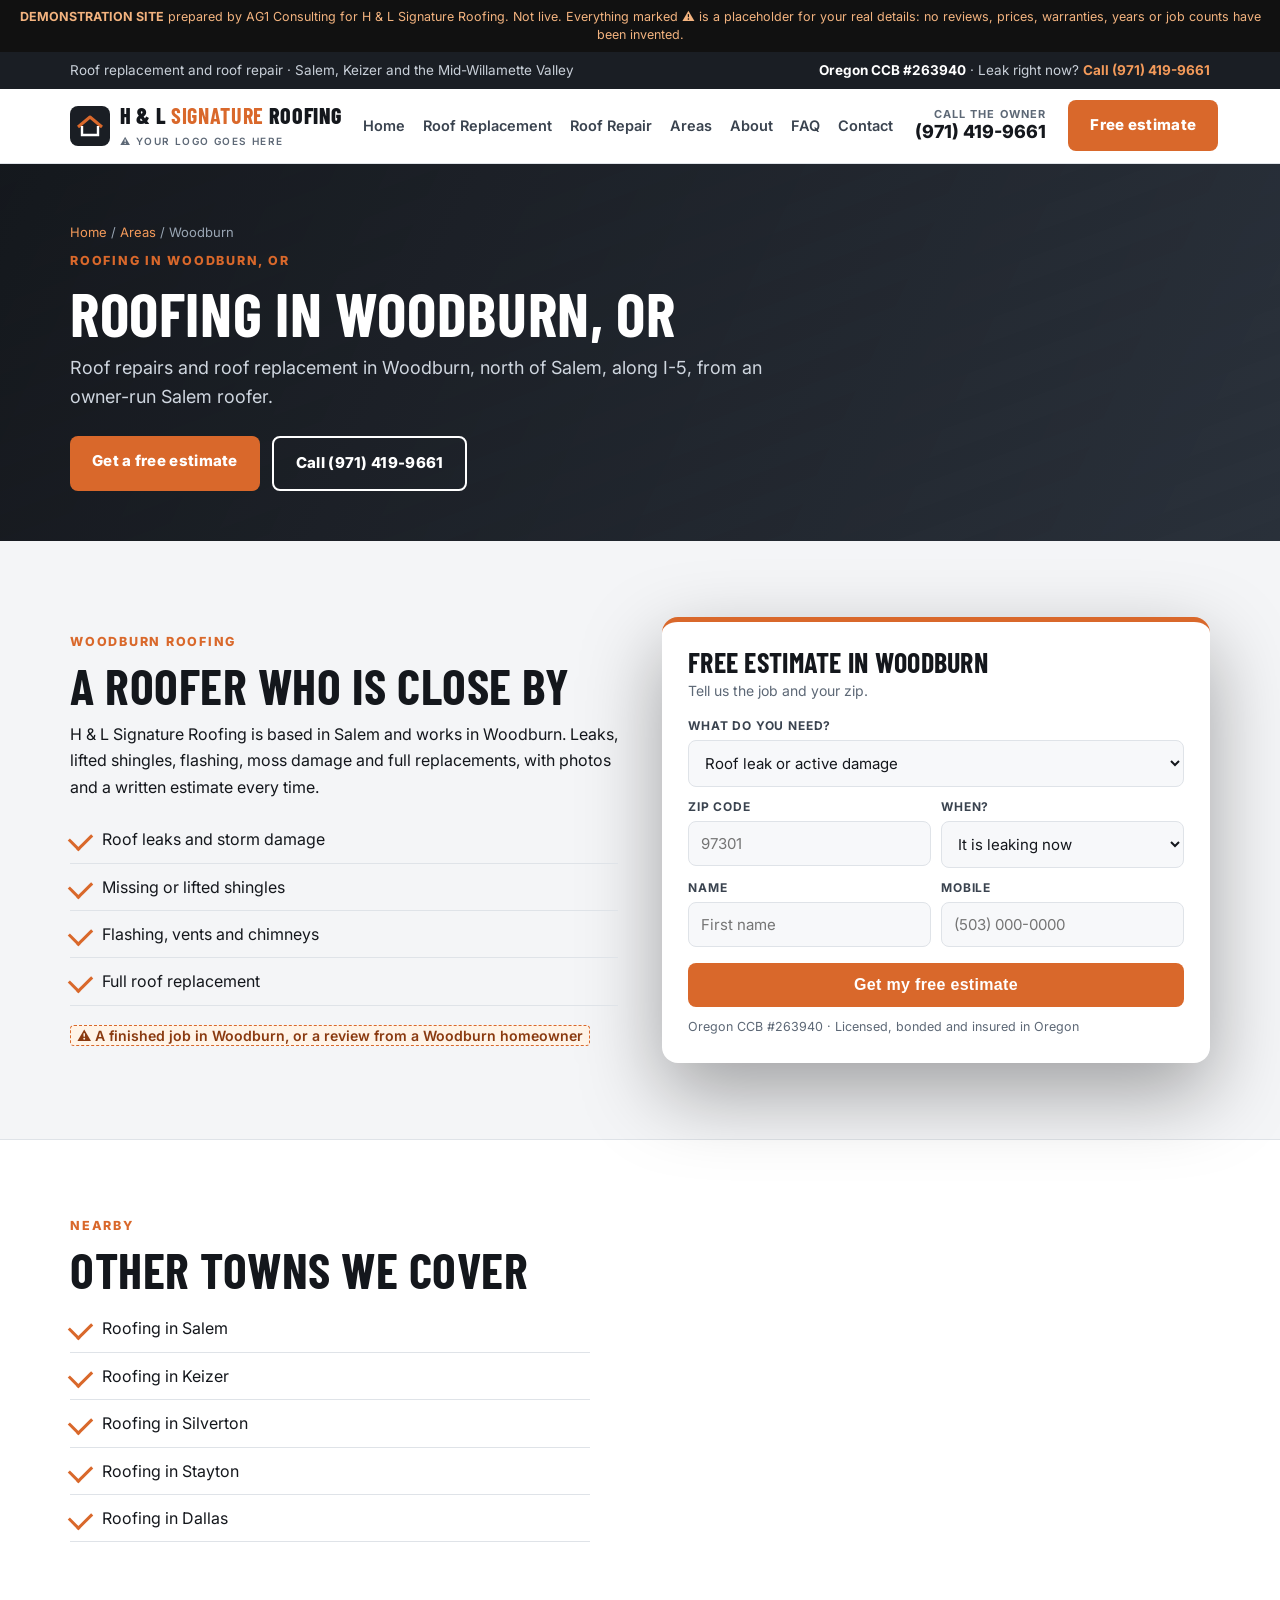
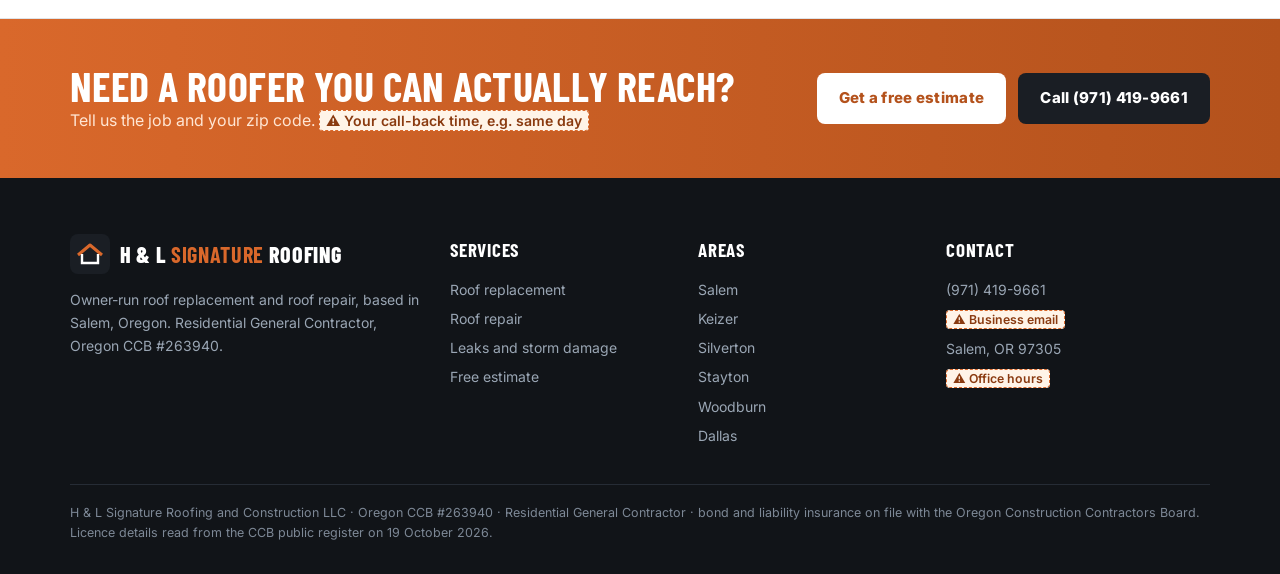
<file: area-woodburn.html>
<!DOCTYPE html><html lang="en"><head><meta charset="utf-8"><meta name="viewport" content="width=device-width,initial-scale=1">
<meta name="robots" content="noindex,nofollow"><title>Roofing in Woodburn, OR | H &amp; L Signature Roofing</title><meta name="description" content="Roof repair and roof replacement in Woodburn, Oregon, from an owner-run Salem roofer. Oregon CCB #263940.">
<link rel="preconnect" href="https://fonts.googleapis.com"><link href="https://fonts.googleapis.com/css2?family=Barlow+Condensed:wght@600;700;800&family=Inter:wght@400;500;600;700;800&display=swap" rel="stylesheet">
<link rel="stylesheet" href="styles.css">
<script type="application/ld+json">{"@context": "https://schema.org", "@type": "RoofingContractor", "name": "H & L Signature Roofing and Construction LLC", "telephone": "+19714199661", "address": {"@type": "PostalAddress", "addressLocality": "Salem", "addressRegion": "OR", "postalCode": "97305", "addressCountry": "US"}, "areaServed": ["Salem, OR", "Keizer, OR", "Silverton, OR", "Stayton, OR", "Woodburn, OR", "Dallas, OR"], "url": "https://andrei170.github.io/hl-signature-roofing-demo/", "identifier": {"@type": "PropertyValue", "name": "Oregon CCB", "value": "263940"}}</script>
</head><body>
<div class="demo"><b>DEMONSTRATION SITE</b> prepared by AG1 Consulting for H &amp; L Signature Roofing. Not live. Everything marked &#9888; is a placeholder for your real details: no reviews, prices, warranties, years or job counts have been invented.</div>
<div class="top"><div class="wrap"><span>Roof replacement and roof repair &middot; Salem, Keizer and the Mid-Willamette Valley</span><span><b>Oregon CCB #263940</b> &middot; Leak right now? <a href="tel:+19714199661">Call (971) 419-9661</a></span></div></div>
<header class="site"><div class="wrap"><a class="logo" href="index.html"><span class="mk"><svg width="26" height="22" viewBox="0 0 26 22" aria-hidden="true"><path d="M1 12 13 2l12 10" fill="none" stroke="#d9682b" stroke-width="3" stroke-linejoin="round"/><path d="M5 11v9h16v-9" fill="none" stroke="#fff" stroke-width="2.4"/></svg></span><span><span class="tx">H &amp; L <b>Signature</b> Roofing</span><small>&#9888; YOUR LOGO GOES HERE</small></span></a>
<nav class="main"><a href="index.html">Home</a><a href="roof-replacement.html">Roof Replacement</a><a href="roof-repair.html">Roof Repair</a><a href="areas.html">Areas</a><a href="about.html">About</a><a href="faq.html">FAQ</a><a href="contact.html">Contact</a></nav><div class="hcall"><small>Call the owner</small><a href="tel:+19714199661">(971) 419-9661</a></div><a class="btn" href="quote.html">Free estimate</a></div></header>
<section class="pagehead"><div class="wrap"><div class="crumb"><a href="index.html">Home</a> / <a href="areas.html">Areas</a> / Woodburn</div><div class="eyebrow" style="margin-top:8px">Roofing in Woodburn, OR</div><h1>Roofing In Woodburn, OR</h1><p>Roof repairs and roof replacement in Woodburn, north of Salem, along I-5, from an owner-run Salem roofer.</p><div class="cta-row"><a class="btn" href="quote.html">Get a free estimate</a><a class="btn ghost" href="tel:+19714199661">Call (971) 419-9661</a></div></div></section><section class="s"><div class="wrap split"><div><div class="eyebrow">Woodburn roofing</div>
<h2 class="t">A roofer who is close by</h2>
<p>H &amp; L Signature Roofing is based in Salem and works in Woodburn. Leaks, lifted shingles, flashing, moss damage and full replacements, with photos and a written estimate every time.</p>
<ul class="ticks" style="margin-top:16px"><li>Roof leaks and storm damage</li><li>Missing or lifted shingles</li><li>Flashing, vents and chimneys</li><li>Full roof replacement</li></ul>
<p style="margin-top:16px"><span class="ph">&#9888; A finished job in Woodburn, or a review from a Woodburn homeowner</span></p></div>
<div class="panel"><h3>Free estimate in Woodburn</h3><div class="sub">Tell us the job and your zip.</div><form class="f"><label>What do you need?</label><select><option>Roof leak or active damage</option><option>Small repair (shingles, flashing, vents)</option><option>Storm or wind damage</option><option>Moss or debris problem</option><option>Full roof replacement</option><option>New roof (new build or addition)</option><option>Roof check before buying or selling</option></select><div class="two"><div><label>Zip code</label><input inputmode="numeric" placeholder="97301"></div><div><label>When?</label><select><option>It is leaking now</option><option>This week</option><option>Within a month</option><option>Planning ahead / getting pricing</option></select></div></div><div class="two"><div><label>Name</label><input placeholder="First name"></div><div><label>Mobile</label><input type="tel" placeholder="(503) 000-0000"></div></div><button class="btn" type="submit">Get my free estimate</button><div class="ok-msg">&#10004; Demo only: on the live site this lands in your phone and your CRM, and the homeowner gets a text back straight away.</div><div class="fine">Oregon CCB #263940 &middot; Licensed, bonded and insured in Oregon</div></form></div></div></section>
<section class="s alt"><div class="wrap"><div class="eyebrow">Nearby</div><h2 class="t">Other towns we cover</h2>
<ul class="ticks" style="max-width:520px"><li><a href="area-salem.html">Roofing in Salem</a></li><li><a href="area-keizer.html">Roofing in Keizer</a></li><li><a href="area-silverton.html">Roofing in Silverton</a></li><li><a href="area-stayton.html">Roofing in Stayton</a></li><li><a href="area-dallas-or.html">Roofing in Dallas</a></li></ul></div></section><section class="band"><div class="wrap"><div><h2>Need a roofer you can actually reach?</h2><p>Tell us the job and your zip code. <span class="ph">&#9888; Your call-back time, e.g. same day</span></p></div><div class="cta-row" style="margin-top:0"><a class="btn" href="quote.html">Get a free estimate</a><a class="btn dark" href="tel:+19714199661">Call (971) 419-9661</a></div></div></section>
<footer class="site"><div class="wrap"><div class="foot">
<div><a class="logo" href="index.html"><span class="mk"><svg width="26" height="22" viewBox="0 0 26 22" aria-hidden="true"><path d="M1 12 13 2l12 10" fill="none" stroke="#d9682b" stroke-width="3" stroke-linejoin="round"/><path d="M5 11v9h16v-9" fill="none" stroke="#fff" stroke-width="2.4"/></svg></span><span class="tx" style="color:#fff">H &amp; L <b>Signature</b> Roofing</span></a>
<p style="margin-top:14px">Owner-run roof replacement and roof repair, based in Salem, Oregon. Residential General Contractor, Oregon CCB #263940.</p></div>
<div><h4>Services</h4><ul><li><a href="roof-replacement.html">Roof replacement</a></li><li><a href="roof-repair.html">Roof repair</a></li><li><a href="roof-repair.html#leaks">Leaks and storm damage</a></li><li><a href="quote.html">Free estimate</a></li></ul></div>
<div><h4>Areas</h4><ul><li><a href="area-salem.html">Salem</a></li><li><a href="area-keizer.html">Keizer</a></li><li><a href="area-silverton.html">Silverton</a></li><li><a href="area-stayton.html">Stayton</a></li><li><a href="area-woodburn.html">Woodburn</a></li><li><a href="area-dallas-or.html">Dallas</a></li></ul></div>
<div><h4>Contact</h4><ul><li><a href="tel:+19714199661">(971) 419-9661</a></li><li><span class="ph">&#9888; Business email</span></li><li>Salem, OR 97305</li><li><span class="ph">&#9888; Office hours</span></li></ul></div>
</div><div class="legal">H &amp; L Signature Roofing and Construction LLC &middot; Oregon CCB #263940 &middot; Residential General Contractor &middot; bond and liability insurance on file with the Oregon Construction Contractors Board. Licence details read from the CCB public register on 19 October 2026.</div></div></footer>
<div class="sticky-cta"><a class="btn dark" href="tel:+19714199661">&#9742; Call</a><a class="btn" href="quote.html">Free estimate</a></div>
<script>
document.querySelectorAll('form.f').forEach(function(f){f.addEventListener('submit',function(e){e.preventDefault();
var m=f.querySelector('.ok-msg');if(m){m.style.display='block';}});});
</script></body></html>
</file>
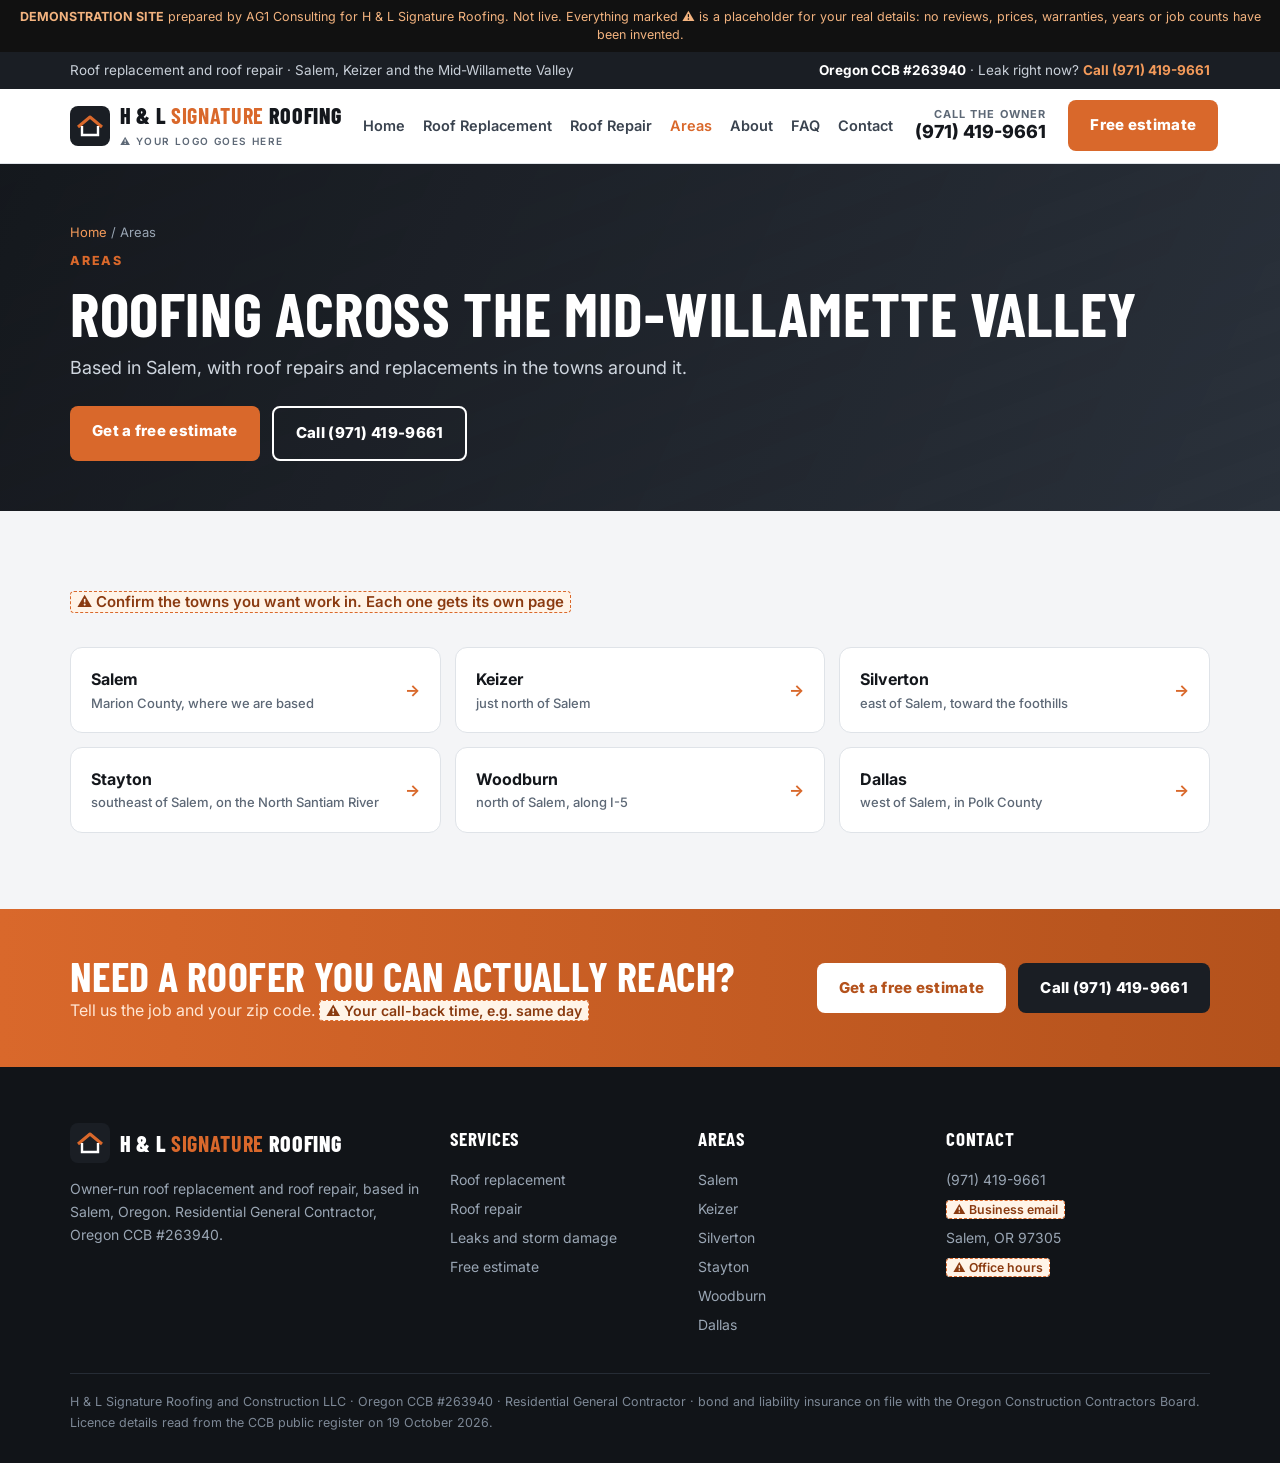
<file: areas.html>
<!DOCTYPE html><html lang="en"><head><meta charset="utf-8"><meta name="viewport" content="width=device-width,initial-scale=1">
<meta name="robots" content="noindex,nofollow"><title>Areas We Serve | H &amp; L Signature Roofing</title><meta name="description" content="Roofing in Salem, Keizer, Silverton, Stayton, Woodburn and Dallas, Oregon.">
<link rel="preconnect" href="https://fonts.googleapis.com"><link href="https://fonts.googleapis.com/css2?family=Barlow+Condensed:wght@600;700;800&family=Inter:wght@400;500;600;700;800&display=swap" rel="stylesheet">
<link rel="stylesheet" href="styles.css">
<script type="application/ld+json">{"@context": "https://schema.org", "@type": "RoofingContractor", "name": "H & L Signature Roofing and Construction LLC", "telephone": "+19714199661", "address": {"@type": "PostalAddress", "addressLocality": "Salem", "addressRegion": "OR", "postalCode": "97305", "addressCountry": "US"}, "areaServed": ["Salem, OR", "Keizer, OR", "Silverton, OR", "Stayton, OR", "Woodburn, OR", "Dallas, OR"], "url": "https://andrei170.github.io/hl-signature-roofing-demo/", "identifier": {"@type": "PropertyValue", "name": "Oregon CCB", "value": "263940"}}</script>
</head><body>
<div class="demo"><b>DEMONSTRATION SITE</b> prepared by AG1 Consulting for H &amp; L Signature Roofing. Not live. Everything marked &#9888; is a placeholder for your real details: no reviews, prices, warranties, years or job counts have been invented.</div>
<div class="top"><div class="wrap"><span>Roof replacement and roof repair &middot; Salem, Keizer and the Mid-Willamette Valley</span><span><b>Oregon CCB #263940</b> &middot; Leak right now? <a href="tel:+19714199661">Call (971) 419-9661</a></span></div></div>
<header class="site"><div class="wrap"><a class="logo" href="index.html"><span class="mk"><svg width="26" height="22" viewBox="0 0 26 22" aria-hidden="true"><path d="M1 12 13 2l12 10" fill="none" stroke="#d9682b" stroke-width="3" stroke-linejoin="round"/><path d="M5 11v9h16v-9" fill="none" stroke="#fff" stroke-width="2.4"/></svg></span><span><span class="tx">H &amp; L <b>Signature</b> Roofing</span><small>&#9888; YOUR LOGO GOES HERE</small></span></a>
<nav class="main"><a href="index.html">Home</a><a href="roof-replacement.html">Roof Replacement</a><a href="roof-repair.html">Roof Repair</a><a href="areas.html" class="on">Areas</a><a href="about.html">About</a><a href="faq.html">FAQ</a><a href="contact.html">Contact</a></nav><div class="hcall"><small>Call the owner</small><a href="tel:+19714199661">(971) 419-9661</a></div><a class="btn" href="quote.html">Free estimate</a></div></header>
<section class="pagehead"><div class="wrap"><div class="crumb"><a href="index.html">Home</a> / Areas</div><div class="eyebrow" style="margin-top:8px">Areas</div><h1>Roofing Across The Mid-Willamette Valley</h1><p>Based in Salem, with roof repairs and replacements in the towns around it.</p><div class="cta-row"><a class="btn" href="quote.html">Get a free estimate</a><a class="btn ghost" href="tel:+19714199661">Call (971) 419-9661</a></div></div></section><section class="s"><div class="wrap"><p class="st"><span class="ph">&#9888; Confirm the towns you want work in. Each one gets its own page</span></p>
<div class="towns"><a class="town" href="area-salem.html"><div>Salem<small>Marion County, where we are based</small></div><span>&rarr;</span></a><a class="town" href="area-keizer.html"><div>Keizer<small>just north of Salem</small></div><span>&rarr;</span></a><a class="town" href="area-silverton.html"><div>Silverton<small>east of Salem, toward the foothills</small></div><span>&rarr;</span></a><a class="town" href="area-stayton.html"><div>Stayton<small>southeast of Salem, on the North Santiam River</small></div><span>&rarr;</span></a><a class="town" href="area-woodburn.html"><div>Woodburn<small>north of Salem, along I-5</small></div><span>&rarr;</span></a><a class="town" href="area-dallas-or.html"><div>Dallas<small>west of Salem, in Polk County</small></div><span>&rarr;</span></a></div></div></section><section class="band"><div class="wrap"><div><h2>Need a roofer you can actually reach?</h2><p>Tell us the job and your zip code. <span class="ph">&#9888; Your call-back time, e.g. same day</span></p></div><div class="cta-row" style="margin-top:0"><a class="btn" href="quote.html">Get a free estimate</a><a class="btn dark" href="tel:+19714199661">Call (971) 419-9661</a></div></div></section>
<footer class="site"><div class="wrap"><div class="foot">
<div><a class="logo" href="index.html"><span class="mk"><svg width="26" height="22" viewBox="0 0 26 22" aria-hidden="true"><path d="M1 12 13 2l12 10" fill="none" stroke="#d9682b" stroke-width="3" stroke-linejoin="round"/><path d="M5 11v9h16v-9" fill="none" stroke="#fff" stroke-width="2.4"/></svg></span><span class="tx" style="color:#fff">H &amp; L <b>Signature</b> Roofing</span></a>
<p style="margin-top:14px">Owner-run roof replacement and roof repair, based in Salem, Oregon. Residential General Contractor, Oregon CCB #263940.</p></div>
<div><h4>Services</h4><ul><li><a href="roof-replacement.html">Roof replacement</a></li><li><a href="roof-repair.html">Roof repair</a></li><li><a href="roof-repair.html#leaks">Leaks and storm damage</a></li><li><a href="quote.html">Free estimate</a></li></ul></div>
<div><h4>Areas</h4><ul><li><a href="area-salem.html">Salem</a></li><li><a href="area-keizer.html">Keizer</a></li><li><a href="area-silverton.html">Silverton</a></li><li><a href="area-stayton.html">Stayton</a></li><li><a href="area-woodburn.html">Woodburn</a></li><li><a href="area-dallas-or.html">Dallas</a></li></ul></div>
<div><h4>Contact</h4><ul><li><a href="tel:+19714199661">(971) 419-9661</a></li><li><span class="ph">&#9888; Business email</span></li><li>Salem, OR 97305</li><li><span class="ph">&#9888; Office hours</span></li></ul></div>
</div><div class="legal">H &amp; L Signature Roofing and Construction LLC &middot; Oregon CCB #263940 &middot; Residential General Contractor &middot; bond and liability insurance on file with the Oregon Construction Contractors Board. Licence details read from the CCB public register on 19 October 2026.</div></div></footer>
<div class="sticky-cta"><a class="btn dark" href="tel:+19714199661">&#9742; Call</a><a class="btn" href="quote.html">Free estimate</a></div>
<script>
document.querySelectorAll('form.f').forEach(function(f){f.addEventListener('submit',function(e){e.preventDefault();
var m=f.querySelector('.ok-msg');if(m){m.style.display='block';}});});
</script></body></html>
</file>
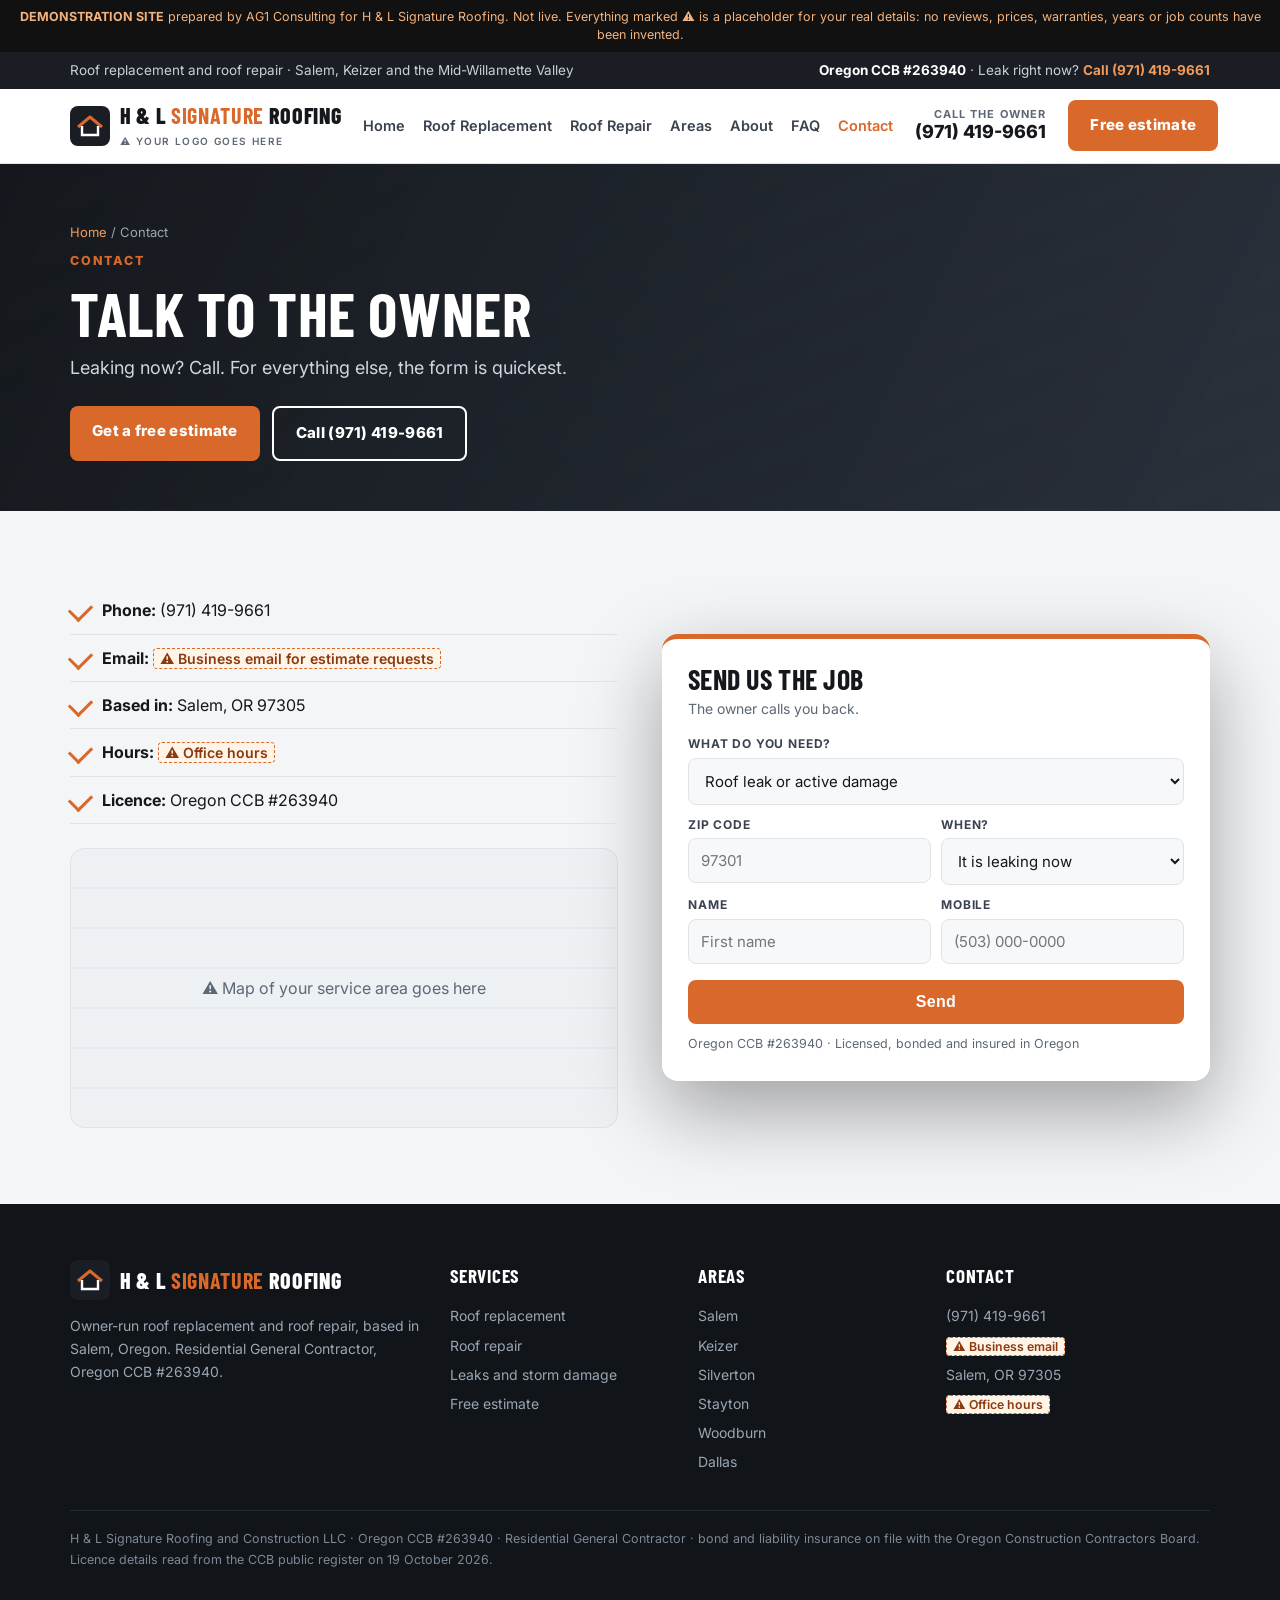
<file: contact.html>
<!DOCTYPE html><html lang="en"><head><meta charset="utf-8"><meta name="viewport" content="width=device-width,initial-scale=1">
<meta name="robots" content="noindex,nofollow"><title>Contact | H &amp; L Signature Roofing</title><meta name="description" content="Call or message H &amp; L Signature Roofing in Salem, Oregon.">
<link rel="preconnect" href="https://fonts.googleapis.com"><link href="https://fonts.googleapis.com/css2?family=Barlow+Condensed:wght@600;700;800&family=Inter:wght@400;500;600;700;800&display=swap" rel="stylesheet">
<link rel="stylesheet" href="styles.css">
<script type="application/ld+json">{"@context": "https://schema.org", "@type": "RoofingContractor", "name": "H & L Signature Roofing and Construction LLC", "telephone": "+19714199661", "address": {"@type": "PostalAddress", "addressLocality": "Salem", "addressRegion": "OR", "postalCode": "97305", "addressCountry": "US"}, "areaServed": ["Salem, OR", "Keizer, OR", "Silverton, OR", "Stayton, OR", "Woodburn, OR", "Dallas, OR"], "url": "https://andrei170.github.io/hl-signature-roofing-demo/", "identifier": {"@type": "PropertyValue", "name": "Oregon CCB", "value": "263940"}}</script>
</head><body>
<div class="demo"><b>DEMONSTRATION SITE</b> prepared by AG1 Consulting for H &amp; L Signature Roofing. Not live. Everything marked &#9888; is a placeholder for your real details: no reviews, prices, warranties, years or job counts have been invented.</div>
<div class="top"><div class="wrap"><span>Roof replacement and roof repair &middot; Salem, Keizer and the Mid-Willamette Valley</span><span><b>Oregon CCB #263940</b> &middot; Leak right now? <a href="tel:+19714199661">Call (971) 419-9661</a></span></div></div>
<header class="site"><div class="wrap"><a class="logo" href="index.html"><span class="mk"><svg width="26" height="22" viewBox="0 0 26 22" aria-hidden="true"><path d="M1 12 13 2l12 10" fill="none" stroke="#d9682b" stroke-width="3" stroke-linejoin="round"/><path d="M5 11v9h16v-9" fill="none" stroke="#fff" stroke-width="2.4"/></svg></span><span><span class="tx">H &amp; L <b>Signature</b> Roofing</span><small>&#9888; YOUR LOGO GOES HERE</small></span></a>
<nav class="main"><a href="index.html">Home</a><a href="roof-replacement.html">Roof Replacement</a><a href="roof-repair.html">Roof Repair</a><a href="areas.html">Areas</a><a href="about.html">About</a><a href="faq.html">FAQ</a><a href="contact.html" class="on">Contact</a></nav><div class="hcall"><small>Call the owner</small><a href="tel:+19714199661">(971) 419-9661</a></div><a class="btn" href="quote.html">Free estimate</a></div></header>
<section class="pagehead"><div class="wrap"><div class="crumb"><a href="index.html">Home</a> / Contact</div><div class="eyebrow" style="margin-top:8px">Contact</div><h1>Talk To The Owner</h1><p>Leaking now? Call. For everything else, the form is quickest.</p><div class="cta-row"><a class="btn" href="quote.html">Get a free estimate</a><a class="btn ghost" href="tel:+19714199661">Call (971) 419-9661</a></div></div></section><section class="s"><div class="wrap split"><div><ul class="ticks">
<li><b>Phone:</b> <a href="tel:+19714199661">(971) 419-9661</a></li><li><b>Email:</b> <span class="ph">&#9888; Business email for estimate requests</span></li>
<li><b>Based in:</b> Salem, OR 97305</li><li><b>Hours:</b> <span class="ph">&#9888; Office hours</span></li><li><b>Licence:</b> Oregon CCB #263940</li></ul>
<div class="map" style="margin-top:24px">&#9888; Map of your service area goes here</div></div>
<div class="panel"><h3>Send us the job</h3><div class="sub">The owner calls you back.</div><form class="f"><label>What do you need?</label><select><option>Roof leak or active damage</option><option>Small repair (shingles, flashing, vents)</option><option>Storm or wind damage</option><option>Moss or debris problem</option><option>Full roof replacement</option><option>New roof (new build or addition)</option><option>Roof check before buying or selling</option></select><div class="two"><div><label>Zip code</label><input inputmode="numeric" placeholder="97301"></div><div><label>When?</label><select><option>It is leaking now</option><option>This week</option><option>Within a month</option><option>Planning ahead / getting pricing</option></select></div></div><div class="two"><div><label>Name</label><input placeholder="First name"></div><div><label>Mobile</label><input type="tel" placeholder="(503) 000-0000"></div></div><button class="btn" type="submit">Send</button><div class="ok-msg">&#10004; Demo only: on the live site this lands in your phone and your CRM, and the homeowner gets a text back straight away.</div><div class="fine">Oregon CCB #263940 &middot; Licensed, bonded and insured in Oregon</div></form></div></div></section>
<footer class="site"><div class="wrap"><div class="foot">
<div><a class="logo" href="index.html"><span class="mk"><svg width="26" height="22" viewBox="0 0 26 22" aria-hidden="true"><path d="M1 12 13 2l12 10" fill="none" stroke="#d9682b" stroke-width="3" stroke-linejoin="round"/><path d="M5 11v9h16v-9" fill="none" stroke="#fff" stroke-width="2.4"/></svg></span><span class="tx" style="color:#fff">H &amp; L <b>Signature</b> Roofing</span></a>
<p style="margin-top:14px">Owner-run roof replacement and roof repair, based in Salem, Oregon. Residential General Contractor, Oregon CCB #263940.</p></div>
<div><h4>Services</h4><ul><li><a href="roof-replacement.html">Roof replacement</a></li><li><a href="roof-repair.html">Roof repair</a></li><li><a href="roof-repair.html#leaks">Leaks and storm damage</a></li><li><a href="quote.html">Free estimate</a></li></ul></div>
<div><h4>Areas</h4><ul><li><a href="area-salem.html">Salem</a></li><li><a href="area-keizer.html">Keizer</a></li><li><a href="area-silverton.html">Silverton</a></li><li><a href="area-stayton.html">Stayton</a></li><li><a href="area-woodburn.html">Woodburn</a></li><li><a href="area-dallas-or.html">Dallas</a></li></ul></div>
<div><h4>Contact</h4><ul><li><a href="tel:+19714199661">(971) 419-9661</a></li><li><span class="ph">&#9888; Business email</span></li><li>Salem, OR 97305</li><li><span class="ph">&#9888; Office hours</span></li></ul></div>
</div><div class="legal">H &amp; L Signature Roofing and Construction LLC &middot; Oregon CCB #263940 &middot; Residential General Contractor &middot; bond and liability insurance on file with the Oregon Construction Contractors Board. Licence details read from the CCB public register on 19 October 2026.</div></div></footer>
<div class="sticky-cta"><a class="btn dark" href="tel:+19714199661">&#9742; Call</a><a class="btn" href="quote.html">Free estimate</a></div>
<script>
document.querySelectorAll('form.f').forEach(function(f){f.addEventListener('submit',function(e){e.preventDefault();
var m=f.querySelector('.ok-msg');if(m){m.style.display='block';}});});
</script></body></html>
</file>
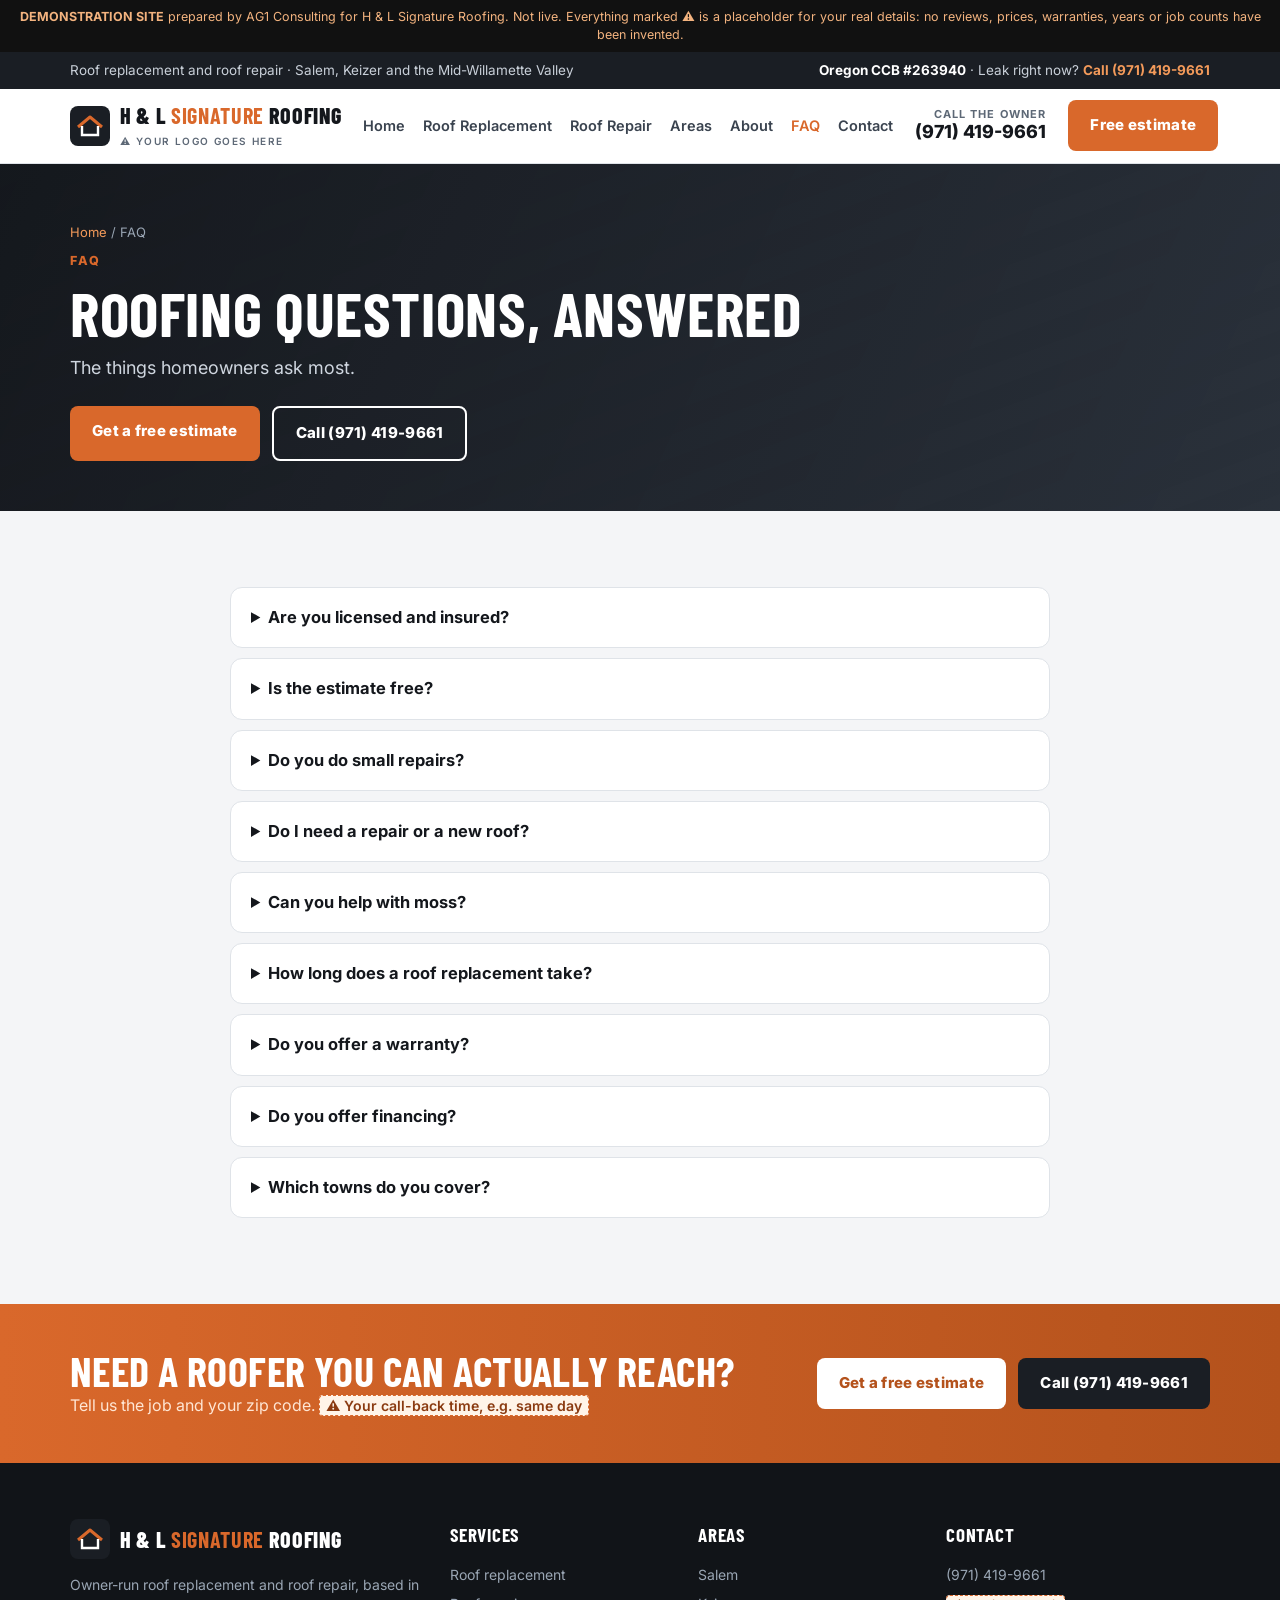
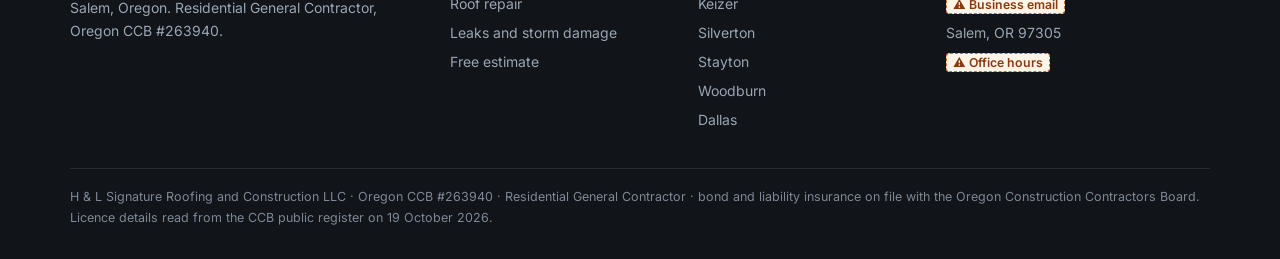
<file: faq.html>
<!DOCTYPE html><html lang="en"><head><meta charset="utf-8"><meta name="viewport" content="width=device-width,initial-scale=1">
<meta name="robots" content="noindex,nofollow"><title>Roofing FAQ | H &amp; L Signature Roofing</title><meta name="description" content="Answers to common roofing questions from homeowners in Salem, Oregon.">
<link rel="preconnect" href="https://fonts.googleapis.com"><link href="https://fonts.googleapis.com/css2?family=Barlow+Condensed:wght@600;700;800&family=Inter:wght@400;500;600;700;800&display=swap" rel="stylesheet">
<link rel="stylesheet" href="styles.css">
<script type="application/ld+json">{"@context": "https://schema.org", "@type": "RoofingContractor", "name": "H & L Signature Roofing and Construction LLC", "telephone": "+19714199661", "address": {"@type": "PostalAddress", "addressLocality": "Salem", "addressRegion": "OR", "postalCode": "97305", "addressCountry": "US"}, "areaServed": ["Salem, OR", "Keizer, OR", "Silverton, OR", "Stayton, OR", "Woodburn, OR", "Dallas, OR"], "url": "https://andrei170.github.io/hl-signature-roofing-demo/", "identifier": {"@type": "PropertyValue", "name": "Oregon CCB", "value": "263940"}}</script>
</head><body>
<div class="demo"><b>DEMONSTRATION SITE</b> prepared by AG1 Consulting for H &amp; L Signature Roofing. Not live. Everything marked &#9888; is a placeholder for your real details: no reviews, prices, warranties, years or job counts have been invented.</div>
<div class="top"><div class="wrap"><span>Roof replacement and roof repair &middot; Salem, Keizer and the Mid-Willamette Valley</span><span><b>Oregon CCB #263940</b> &middot; Leak right now? <a href="tel:+19714199661">Call (971) 419-9661</a></span></div></div>
<header class="site"><div class="wrap"><a class="logo" href="index.html"><span class="mk"><svg width="26" height="22" viewBox="0 0 26 22" aria-hidden="true"><path d="M1 12 13 2l12 10" fill="none" stroke="#d9682b" stroke-width="3" stroke-linejoin="round"/><path d="M5 11v9h16v-9" fill="none" stroke="#fff" stroke-width="2.4"/></svg></span><span><span class="tx">H &amp; L <b>Signature</b> Roofing</span><small>&#9888; YOUR LOGO GOES HERE</small></span></a>
<nav class="main"><a href="index.html">Home</a><a href="roof-replacement.html">Roof Replacement</a><a href="roof-repair.html">Roof Repair</a><a href="areas.html">Areas</a><a href="about.html">About</a><a href="faq.html" class="on">FAQ</a><a href="contact.html">Contact</a></nav><div class="hcall"><small>Call the owner</small><a href="tel:+19714199661">(971) 419-9661</a></div><a class="btn" href="quote.html">Free estimate</a></div></header>
<section class="pagehead"><div class="wrap"><div class="crumb"><a href="index.html">Home</a> / FAQ</div><div class="eyebrow" style="margin-top:8px">FAQ</div><h1>Roofing Questions, Answered</h1><p>The things homeowners ask most.</p><div class="cta-row"><a class="btn" href="quote.html">Get a free estimate</a><a class="btn ghost" href="tel:+19714199661">Call (971) 419-9661</a></div></div></section><section class="s"><div class="wrap" style="max-width:860px"><details><summary>Are you licensed and insured?</summary><p>Yes. H &amp; L Signature Roofing and Construction LLC is licensed with the Oregon Construction Contractors Board, CCB #263940, as a Residential General Contractor, with bond and liability insurance on file. You can look it up on the CCB website.</p></details><details><summary>Is the estimate free?</summary><p>Yes. Tell us the job and your zip code and we arrange a time to look at the roof.</p></details><details><summary>Do you do small repairs?</summary><p>Yes. Lifted shingles, flashing, vents and small leaks are all welcome.</p></details><details><summary>Do I need a repair or a new roof?</summary><p>It depends on the age and condition of the roof and how many places it has leaked. We show you photos of what we find and tell you straight which one it needs.</p></details><details><summary>Can you help with moss?</summary><p>Moss holds water against the shingles, which is a common cause of leaks in the Willamette Valley. We check for it on every visit. <span class="ph">&#9888; Whether you offer moss removal or treatment</span></p></details><details><summary>How long does a roof replacement take?</summary><p><span class="ph">&#9888; Your typical timeline for a replacement</span></p></details><details><summary>Do you offer a warranty?</summary><p><span class="ph">&#9888; Your workmanship warranty and the manufacturer warranty</span></p></details><details><summary>Do you offer financing?</summary><p><span class="ph">&#9888; Financing details, or remove this question if you do not offer it</span></p></details><details><summary>Which towns do you cover?</summary><p>Salem, Keizer, Silverton, Stayton, Woodburn and Dallas. <span class="ph">&#9888; Confirm or add towns</span></p></details></div></section><section class="band"><div class="wrap"><div><h2>Need a roofer you can actually reach?</h2><p>Tell us the job and your zip code. <span class="ph">&#9888; Your call-back time, e.g. same day</span></p></div><div class="cta-row" style="margin-top:0"><a class="btn" href="quote.html">Get a free estimate</a><a class="btn dark" href="tel:+19714199661">Call (971) 419-9661</a></div></div></section>
<footer class="site"><div class="wrap"><div class="foot">
<div><a class="logo" href="index.html"><span class="mk"><svg width="26" height="22" viewBox="0 0 26 22" aria-hidden="true"><path d="M1 12 13 2l12 10" fill="none" stroke="#d9682b" stroke-width="3" stroke-linejoin="round"/><path d="M5 11v9h16v-9" fill="none" stroke="#fff" stroke-width="2.4"/></svg></span><span class="tx" style="color:#fff">H &amp; L <b>Signature</b> Roofing</span></a>
<p style="margin-top:14px">Owner-run roof replacement and roof repair, based in Salem, Oregon. Residential General Contractor, Oregon CCB #263940.</p></div>
<div><h4>Services</h4><ul><li><a href="roof-replacement.html">Roof replacement</a></li><li><a href="roof-repair.html">Roof repair</a></li><li><a href="roof-repair.html#leaks">Leaks and storm damage</a></li><li><a href="quote.html">Free estimate</a></li></ul></div>
<div><h4>Areas</h4><ul><li><a href="area-salem.html">Salem</a></li><li><a href="area-keizer.html">Keizer</a></li><li><a href="area-silverton.html">Silverton</a></li><li><a href="area-stayton.html">Stayton</a></li><li><a href="area-woodburn.html">Woodburn</a></li><li><a href="area-dallas-or.html">Dallas</a></li></ul></div>
<div><h4>Contact</h4><ul><li><a href="tel:+19714199661">(971) 419-9661</a></li><li><span class="ph">&#9888; Business email</span></li><li>Salem, OR 97305</li><li><span class="ph">&#9888; Office hours</span></li></ul></div>
</div><div class="legal">H &amp; L Signature Roofing and Construction LLC &middot; Oregon CCB #263940 &middot; Residential General Contractor &middot; bond and liability insurance on file with the Oregon Construction Contractors Board. Licence details read from the CCB public register on 19 October 2026.</div></div></footer>
<div class="sticky-cta"><a class="btn dark" href="tel:+19714199661">&#9742; Call</a><a class="btn" href="quote.html">Free estimate</a></div>
<script>
document.querySelectorAll('form.f').forEach(function(f){f.addEventListener('submit',function(e){e.preventDefault();
var m=f.querySelector('.ok-msg');if(m){m.style.display='block';}});});
</script></body></html>
</file>
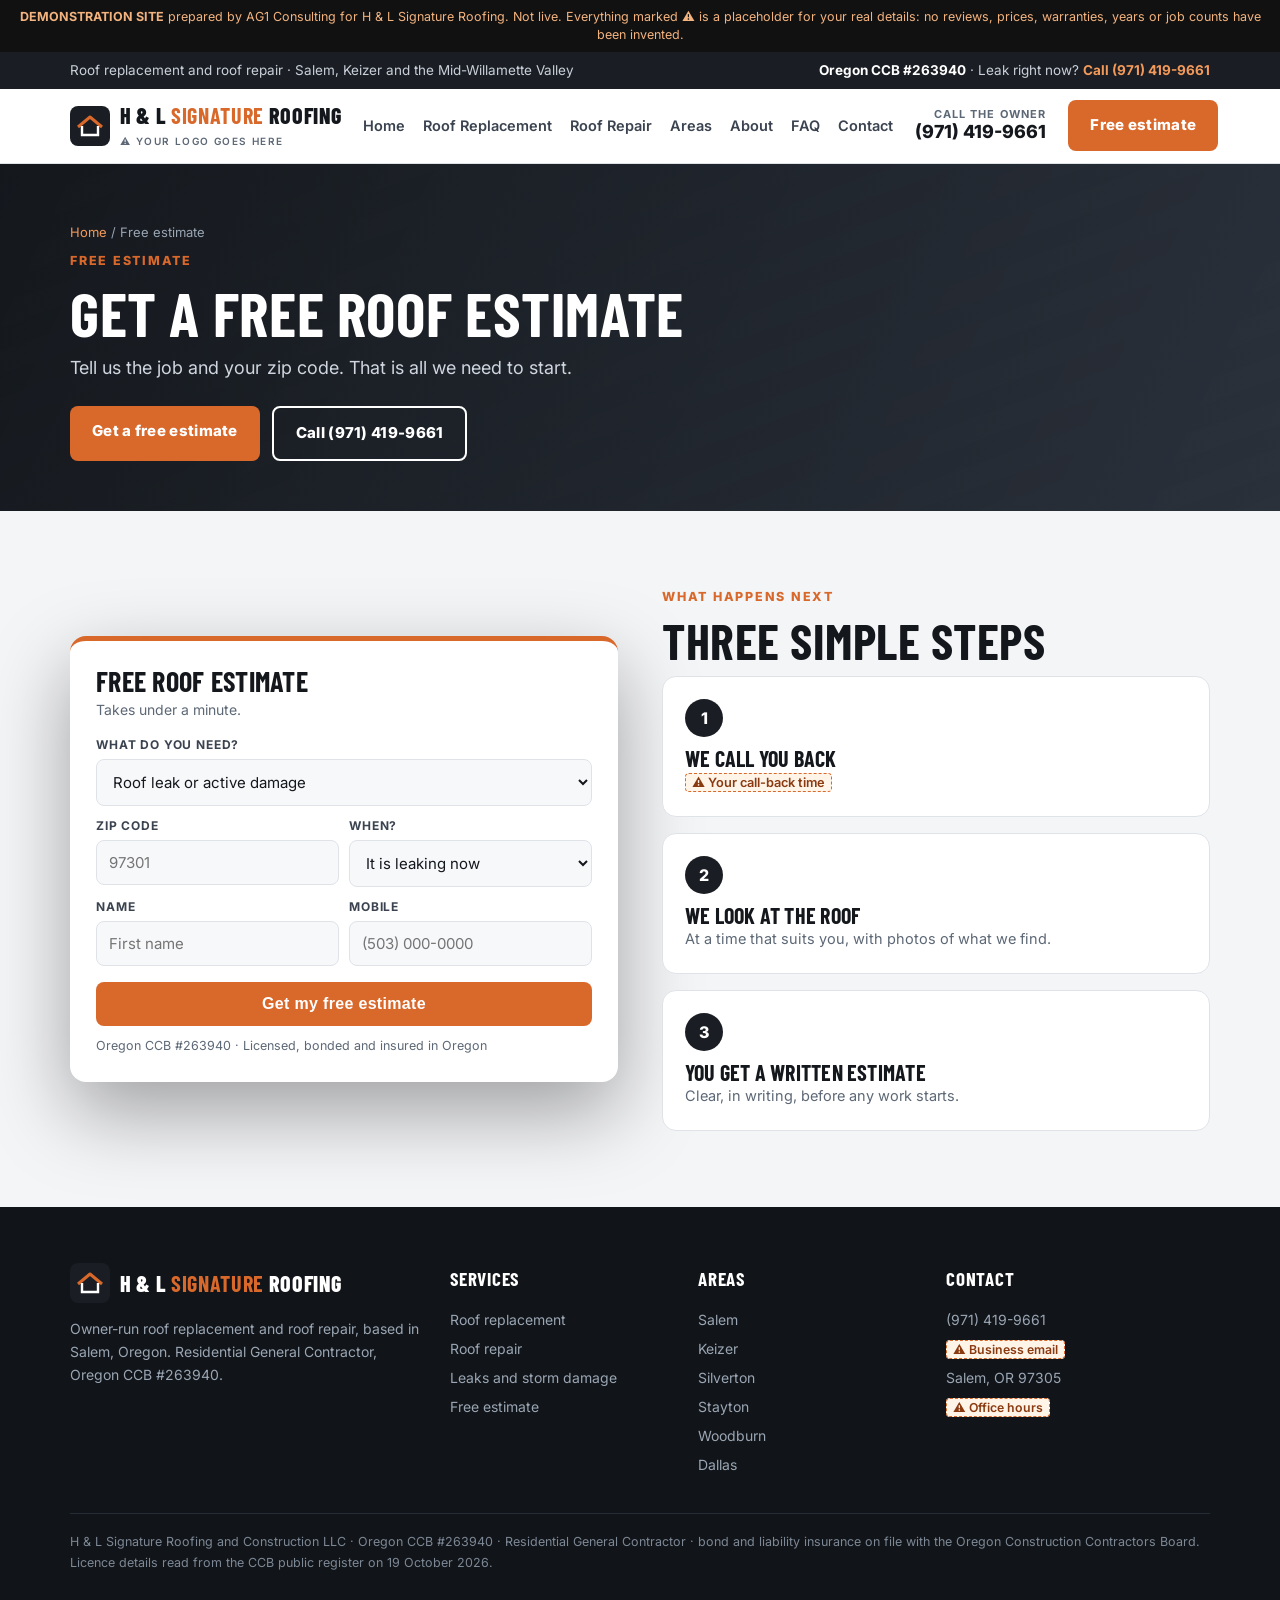
<file: quote.html>
<!DOCTYPE html><html lang="en"><head><meta charset="utf-8"><meta name="viewport" content="width=device-width,initial-scale=1">
<meta name="robots" content="noindex,nofollow"><title>Free Roof Estimate | H &amp; L Signature Roofing</title><meta name="description" content="Get a free roof estimate in Salem and nearby towns.">
<link rel="preconnect" href="https://fonts.googleapis.com"><link href="https://fonts.googleapis.com/css2?family=Barlow+Condensed:wght@600;700;800&family=Inter:wght@400;500;600;700;800&display=swap" rel="stylesheet">
<link rel="stylesheet" href="styles.css">
<script type="application/ld+json">{"@context": "https://schema.org", "@type": "RoofingContractor", "name": "H & L Signature Roofing and Construction LLC", "telephone": "+19714199661", "address": {"@type": "PostalAddress", "addressLocality": "Salem", "addressRegion": "OR", "postalCode": "97305", "addressCountry": "US"}, "areaServed": ["Salem, OR", "Keizer, OR", "Silverton, OR", "Stayton, OR", "Woodburn, OR", "Dallas, OR"], "url": "https://andrei170.github.io/hl-signature-roofing-demo/", "identifier": {"@type": "PropertyValue", "name": "Oregon CCB", "value": "263940"}}</script>
</head><body>
<div class="demo"><b>DEMONSTRATION SITE</b> prepared by AG1 Consulting for H &amp; L Signature Roofing. Not live. Everything marked &#9888; is a placeholder for your real details: no reviews, prices, warranties, years or job counts have been invented.</div>
<div class="top"><div class="wrap"><span>Roof replacement and roof repair &middot; Salem, Keizer and the Mid-Willamette Valley</span><span><b>Oregon CCB #263940</b> &middot; Leak right now? <a href="tel:+19714199661">Call (971) 419-9661</a></span></div></div>
<header class="site"><div class="wrap"><a class="logo" href="index.html"><span class="mk"><svg width="26" height="22" viewBox="0 0 26 22" aria-hidden="true"><path d="M1 12 13 2l12 10" fill="none" stroke="#d9682b" stroke-width="3" stroke-linejoin="round"/><path d="M5 11v9h16v-9" fill="none" stroke="#fff" stroke-width="2.4"/></svg></span><span><span class="tx">H &amp; L <b>Signature</b> Roofing</span><small>&#9888; YOUR LOGO GOES HERE</small></span></a>
<nav class="main"><a href="index.html">Home</a><a href="roof-replacement.html">Roof Replacement</a><a href="roof-repair.html">Roof Repair</a><a href="areas.html">Areas</a><a href="about.html">About</a><a href="faq.html">FAQ</a><a href="contact.html">Contact</a></nav><div class="hcall"><small>Call the owner</small><a href="tel:+19714199661">(971) 419-9661</a></div><a class="btn" href="quote.html">Free estimate</a></div></header>
<section class="pagehead"><div class="wrap"><div class="crumb"><a href="index.html">Home</a> / Free estimate</div><div class="eyebrow" style="margin-top:8px">Free estimate</div><h1>Get A Free Roof Estimate</h1><p>Tell us the job and your zip code. That is all we need to start.</p><div class="cta-row"><a class="btn" href="quote.html">Get a free estimate</a><a class="btn ghost" href="tel:+19714199661">Call (971) 419-9661</a></div></div></section><section class="s"><div class="wrap split"><div class="panel"><h3>Free roof estimate</h3><div class="sub">Takes under a minute.</div><form class="f"><label>What do you need?</label><select><option>Roof leak or active damage</option><option>Small repair (shingles, flashing, vents)</option><option>Storm or wind damage</option><option>Moss or debris problem</option><option>Full roof replacement</option><option>New roof (new build or addition)</option><option>Roof check before buying or selling</option></select><div class="two"><div><label>Zip code</label><input inputmode="numeric" placeholder="97301"></div><div><label>When?</label><select><option>It is leaking now</option><option>This week</option><option>Within a month</option><option>Planning ahead / getting pricing</option></select></div></div><div class="two"><div><label>Name</label><input placeholder="First name"></div><div><label>Mobile</label><input type="tel" placeholder="(503) 000-0000"></div></div><button class="btn" type="submit">Get my free estimate</button><div class="ok-msg">&#10004; Demo only: on the live site this lands in your phone and your CRM, and the homeowner gets a text back straight away.</div><div class="fine">Oregon CCB #263940 &middot; Licensed, bonded and insured in Oregon</div></form></div>
<div><div class="eyebrow">What happens next</div><h2 class="t">Three simple steps</h2><div class="steps" style="grid-template-columns:1fr">
<div class="step"><h3>We call you back</h3><p><span class="ph">&#9888; Your call-back time</span></p></div>
<div class="step"><h3>We look at the roof</h3><p>At a time that suits you, with photos of what we find.</p></div>
<div class="step"><h3>You get a written estimate</h3><p>Clear, in writing, before any work starts.</p></div></div></div></div></section>
<footer class="site"><div class="wrap"><div class="foot">
<div><a class="logo" href="index.html"><span class="mk"><svg width="26" height="22" viewBox="0 0 26 22" aria-hidden="true"><path d="M1 12 13 2l12 10" fill="none" stroke="#d9682b" stroke-width="3" stroke-linejoin="round"/><path d="M5 11v9h16v-9" fill="none" stroke="#fff" stroke-width="2.4"/></svg></span><span class="tx" style="color:#fff">H &amp; L <b>Signature</b> Roofing</span></a>
<p style="margin-top:14px">Owner-run roof replacement and roof repair, based in Salem, Oregon. Residential General Contractor, Oregon CCB #263940.</p></div>
<div><h4>Services</h4><ul><li><a href="roof-replacement.html">Roof replacement</a></li><li><a href="roof-repair.html">Roof repair</a></li><li><a href="roof-repair.html#leaks">Leaks and storm damage</a></li><li><a href="quote.html">Free estimate</a></li></ul></div>
<div><h4>Areas</h4><ul><li><a href="area-salem.html">Salem</a></li><li><a href="area-keizer.html">Keizer</a></li><li><a href="area-silverton.html">Silverton</a></li><li><a href="area-stayton.html">Stayton</a></li><li><a href="area-woodburn.html">Woodburn</a></li><li><a href="area-dallas-or.html">Dallas</a></li></ul></div>
<div><h4>Contact</h4><ul><li><a href="tel:+19714199661">(971) 419-9661</a></li><li><span class="ph">&#9888; Business email</span></li><li>Salem, OR 97305</li><li><span class="ph">&#9888; Office hours</span></li></ul></div>
</div><div class="legal">H &amp; L Signature Roofing and Construction LLC &middot; Oregon CCB #263940 &middot; Residential General Contractor &middot; bond and liability insurance on file with the Oregon Construction Contractors Board. Licence details read from the CCB public register on 19 October 2026.</div></div></footer>
<div class="sticky-cta"><a class="btn dark" href="tel:+19714199661">&#9742; Call</a><a class="btn" href="quote.html">Free estimate</a></div>
<script>
document.querySelectorAll('form.f').forEach(function(f){f.addEventListener('submit',function(e){e.preventDefault();
var m=f.querySelector('.ok-msg');if(m){m.style.display='block';}});});
</script></body></html>
</file>
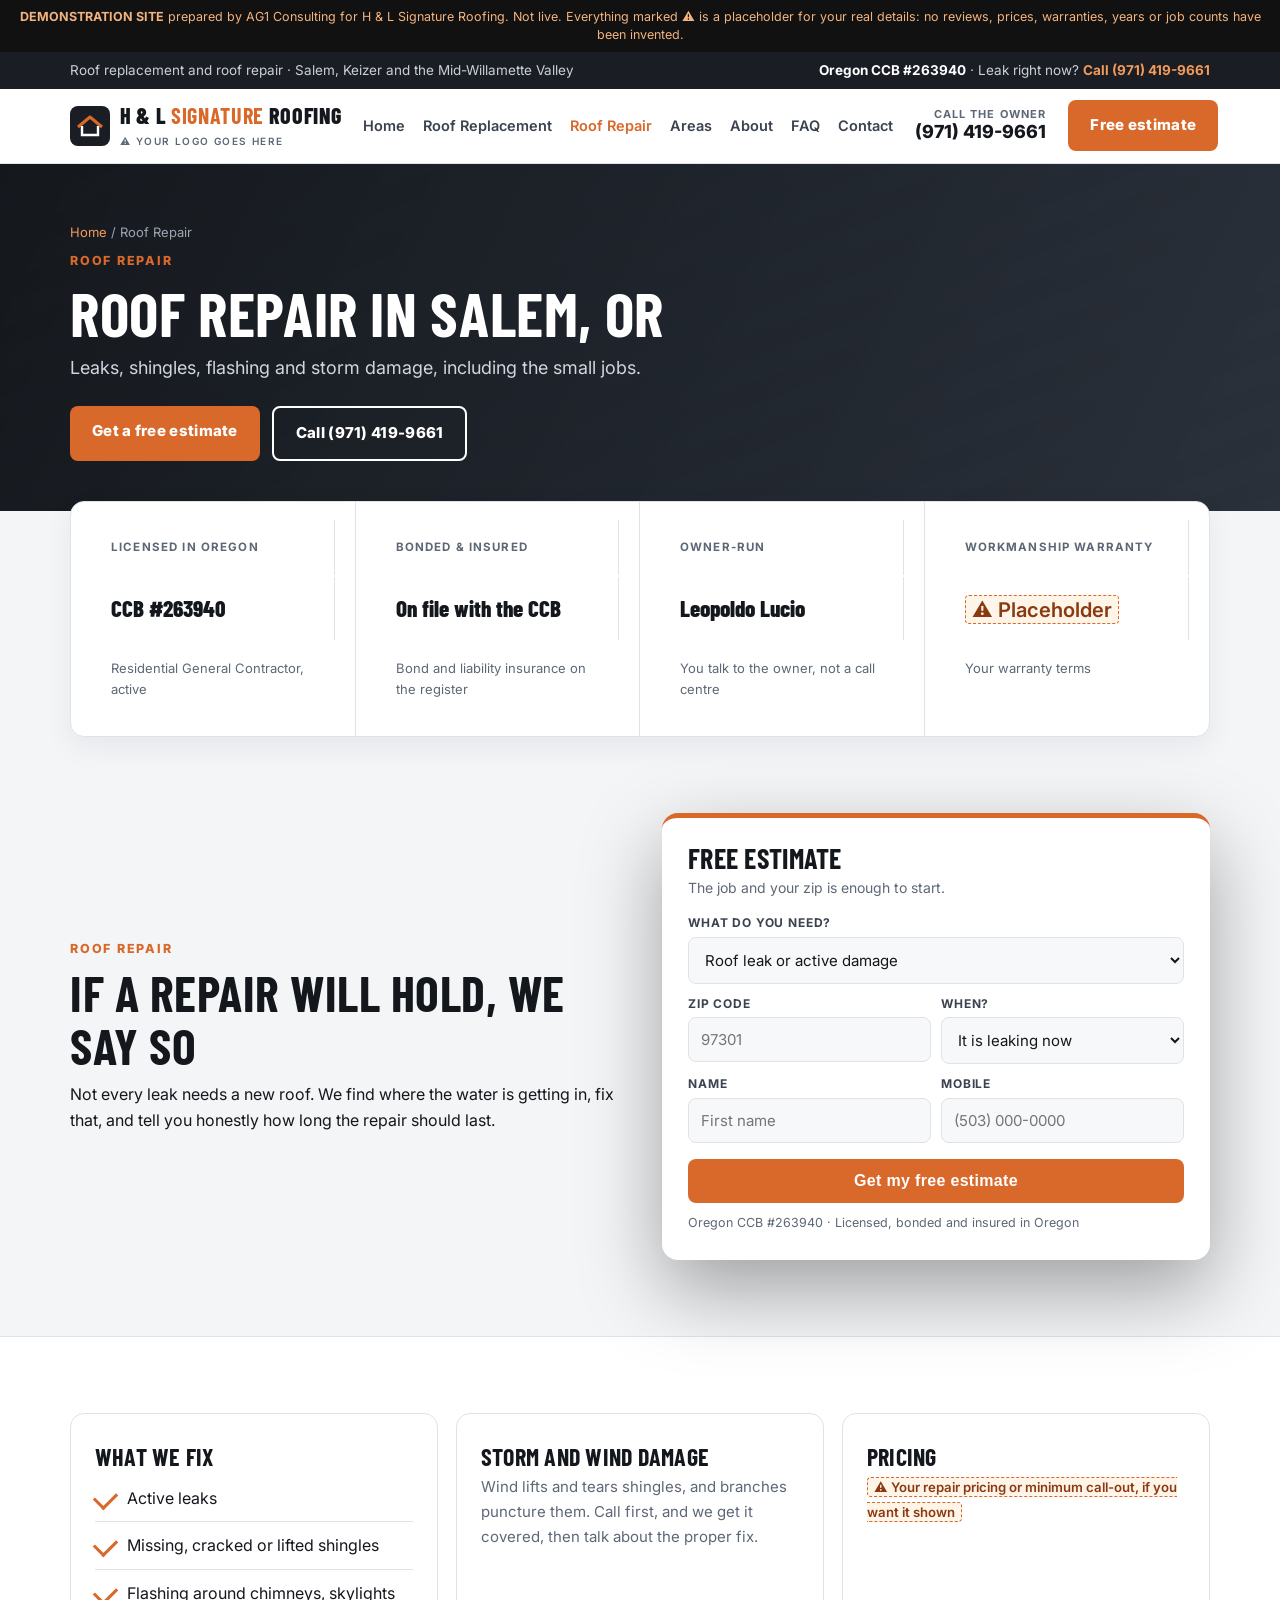
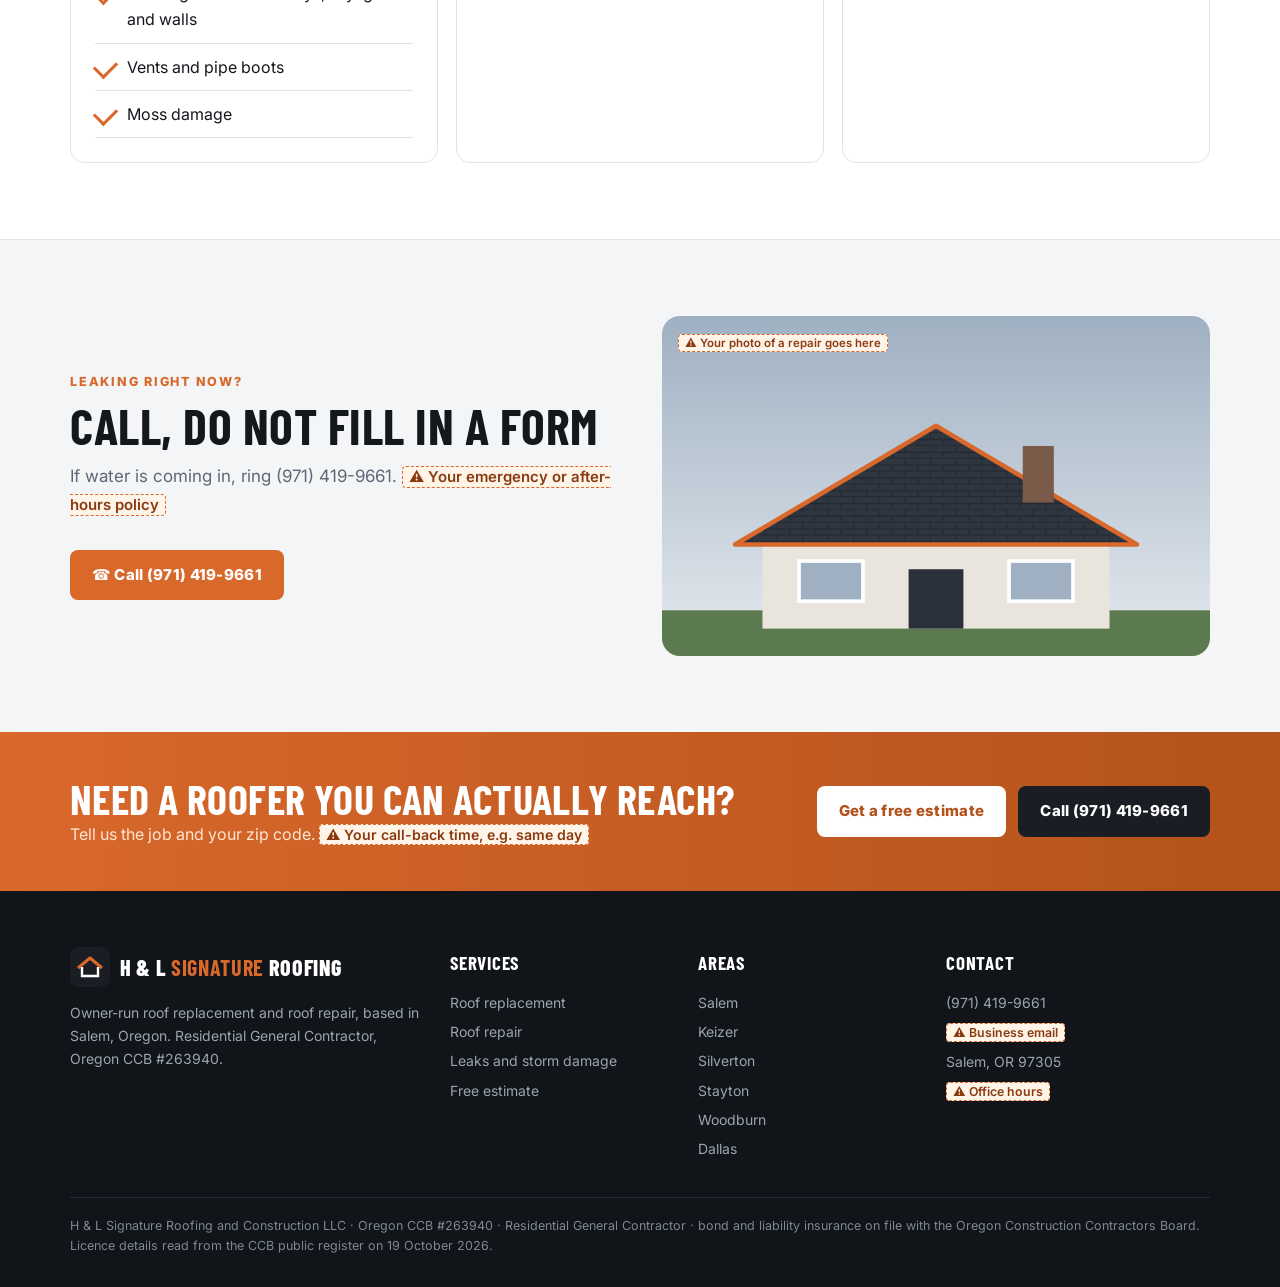
<file: roof-repair.html>
<!DOCTYPE html><html lang="en"><head><meta charset="utf-8"><meta name="viewport" content="width=device-width,initial-scale=1">
<meta name="robots" content="noindex,nofollow"><title>Roof Repair in Salem, OR | H &amp; L Signature Roofing</title><meta name="description" content="Roof leak repair, shingle and flashing repairs and storm damage in Salem, Keizer and nearby towns.">
<link rel="preconnect" href="https://fonts.googleapis.com"><link href="https://fonts.googleapis.com/css2?family=Barlow+Condensed:wght@600;700;800&family=Inter:wght@400;500;600;700;800&display=swap" rel="stylesheet">
<link rel="stylesheet" href="styles.css">
<script type="application/ld+json">{"@context": "https://schema.org", "@type": "RoofingContractor", "name": "H & L Signature Roofing and Construction LLC", "telephone": "+19714199661", "address": {"@type": "PostalAddress", "addressLocality": "Salem", "addressRegion": "OR", "postalCode": "97305", "addressCountry": "US"}, "areaServed": ["Salem, OR", "Keizer, OR", "Silverton, OR", "Stayton, OR", "Woodburn, OR", "Dallas, OR"], "url": "https://andrei170.github.io/hl-signature-roofing-demo/", "identifier": {"@type": "PropertyValue", "name": "Oregon CCB", "value": "263940"}}</script>
</head><body>
<div class="demo"><b>DEMONSTRATION SITE</b> prepared by AG1 Consulting for H &amp; L Signature Roofing. Not live. Everything marked &#9888; is a placeholder for your real details: no reviews, prices, warranties, years or job counts have been invented.</div>
<div class="top"><div class="wrap"><span>Roof replacement and roof repair &middot; Salem, Keizer and the Mid-Willamette Valley</span><span><b>Oregon CCB #263940</b> &middot; Leak right now? <a href="tel:+19714199661">Call (971) 419-9661</a></span></div></div>
<header class="site"><div class="wrap"><a class="logo" href="index.html"><span class="mk"><svg width="26" height="22" viewBox="0 0 26 22" aria-hidden="true"><path d="M1 12 13 2l12 10" fill="none" stroke="#d9682b" stroke-width="3" stroke-linejoin="round"/><path d="M5 11v9h16v-9" fill="none" stroke="#fff" stroke-width="2.4"/></svg></span><span><span class="tx">H &amp; L <b>Signature</b> Roofing</span><small>&#9888; YOUR LOGO GOES HERE</small></span></a>
<nav class="main"><a href="index.html">Home</a><a href="roof-replacement.html">Roof Replacement</a><a href="roof-repair.html" class="on">Roof Repair</a><a href="areas.html">Areas</a><a href="about.html">About</a><a href="faq.html">FAQ</a><a href="contact.html">Contact</a></nav><div class="hcall"><small>Call the owner</small><a href="tel:+19714199661">(971) 419-9661</a></div><a class="btn" href="quote.html">Free estimate</a></div></header>
<section class="pagehead"><div class="wrap"><div class="crumb"><a href="index.html">Home</a> / Roof Repair</div><div class="eyebrow" style="margin-top:8px">Roof Repair</div><h1>Roof Repair In Salem, OR</h1><p>Leaks, shingles, flashing and storm damage, including the small jobs.</p><div class="cta-row"><a class="btn" href="quote.html">Get a free estimate</a><a class="btn ghost" href="tel:+19714199661">Call (971) 419-9661</a></div></div></section><section style="padding:0"><div class="wrap"><div class="trust"><div><div class="k">Licensed in Oregon</div><div class="v">CCB #263940</div><div class="s">Residential General Contractor, active</div></div><div><div class="k">Bonded &amp; insured</div><div class="v">On file with the CCB</div><div class="s">Bond and liability insurance on the register</div></div><div><div class="k">Owner-run</div><div class="v">Leopoldo Lucio</div><div class="s">You talk to the owner, not a call centre</div></div><div><div class="k">Workmanship warranty</div><div class="v"><span class="ph">&#9888; Placeholder</span></div><div class="s">Your warranty terms</div></div></div></div></section>
<section class="s"><div class="wrap split"><div><div class="eyebrow">Roof Repair</div><h2 class="t">If a repair will hold, we say so</h2><p>Not every leak needs a new roof. We find where the water is getting in, fix that, and tell you honestly how long the repair should last.</p></div>
<div class="panel"><h3>Free estimate</h3><div class="sub">The job and your zip is enough to start.</div><form class="f"><label>What do you need?</label><select><option>Roof leak or active damage</option><option>Small repair (shingles, flashing, vents)</option><option>Storm or wind damage</option><option>Moss or debris problem</option><option>Full roof replacement</option><option>New roof (new build or addition)</option><option>Roof check before buying or selling</option></select><div class="two"><div><label>Zip code</label><input inputmode="numeric" placeholder="97301"></div><div><label>When?</label><select><option>It is leaking now</option><option>This week</option><option>Within a month</option><option>Planning ahead / getting pricing</option></select></div></div><div class="two"><div><label>Name</label><input placeholder="First name"></div><div><label>Mobile</label><input type="tel" placeholder="(503) 000-0000"></div></div><button class="btn" type="submit">Get my free estimate</button><div class="ok-msg">&#10004; Demo only: on the live site this lands in your phone and your CRM, and the homeowner gets a text back straight away.</div><div class="fine">Oregon CCB #263940 &middot; Licensed, bonded and insured in Oregon</div></form></div></div></section>
<section class="s alt"><div class="wrap"><div class="feat"><div class="fc"><h3>What we fix</h3><ul class="ticks"><li>Active leaks</li><li>Missing, cracked or lifted shingles</li><li>Flashing around chimneys, skylights and walls</li><li>Vents and pipe boots</li><li>Moss damage</li></ul></div><div class="fc"><h3>Storm and wind damage</h3><p>Wind lifts and tears shingles, and branches puncture them. Call first, and we get it covered, then talk about the proper fix.</p></div><div class="fc"><h3>Pricing</h3><p><span class="ph">&#9888; Your repair pricing or minimum call-out, if you want it shown</span></p></div></div></div></section><section class="s" id="leaks"><div class="wrap split"><div><div class="eyebrow">Leaking right now?</div>
<h2 class="t">Call, do not fill in a form</h2><p class="st">If water is coming in, ring (971) 419-9661. <span class="ph">&#9888; Your emergency or after-hours policy</span></p>
<a class="btn" href="tel:+19714199661">&#9742; Call (971) 419-9661</a></div>
<div class="roofart"><div class="tag"><span class="ph">&#9888; Your photo of a repair goes here</span></div><svg viewBox="0 0 600 300" preserveAspectRatio="xMidYMax meet"><defs><pattern id="sh" width="28" height="14" patternUnits="userSpaceOnUse"><rect width="28" height="14" fill="#2f3640"/><path d="M0 13.5h28M14 0v7M0 7h28M0 7v7M28 7v7" stroke="#232931" stroke-width="1.4"/></pattern></defs><rect x="0" y="250" width="600" height="50" fill="#5b7a4f"/><rect x="110" y="170" width="380" height="100" fill="#e9e4dc"/><polygon points="80,178 300,48 520,178" fill="url(#sh)"/><polygon points="80,178 300,48 520,178" fill="none" stroke="#d9682b" stroke-width="5" stroke-linejoin="round"/><rect x="395" y="70" width="34" height="62" fill="#7a5a48"/><rect x="270" y="205" width="60" height="65" fill="#2a313b"/><rect x="150" y="196" width="70" height="44" fill="#9fb0c2" stroke="#fff" stroke-width="4"/><rect x="380" y="196" width="70" height="44" fill="#9fb0c2" stroke="#fff" stroke-width="4"/></svg></div></div></section><section class="band"><div class="wrap"><div><h2>Need a roofer you can actually reach?</h2><p>Tell us the job and your zip code. <span class="ph">&#9888; Your call-back time, e.g. same day</span></p></div><div class="cta-row" style="margin-top:0"><a class="btn" href="quote.html">Get a free estimate</a><a class="btn dark" href="tel:+19714199661">Call (971) 419-9661</a></div></div></section>
<footer class="site"><div class="wrap"><div class="foot">
<div><a class="logo" href="index.html"><span class="mk"><svg width="26" height="22" viewBox="0 0 26 22" aria-hidden="true"><path d="M1 12 13 2l12 10" fill="none" stroke="#d9682b" stroke-width="3" stroke-linejoin="round"/><path d="M5 11v9h16v-9" fill="none" stroke="#fff" stroke-width="2.4"/></svg></span><span class="tx" style="color:#fff">H &amp; L <b>Signature</b> Roofing</span></a>
<p style="margin-top:14px">Owner-run roof replacement and roof repair, based in Salem, Oregon. Residential General Contractor, Oregon CCB #263940.</p></div>
<div><h4>Services</h4><ul><li><a href="roof-replacement.html">Roof replacement</a></li><li><a href="roof-repair.html">Roof repair</a></li><li><a href="roof-repair.html#leaks">Leaks and storm damage</a></li><li><a href="quote.html">Free estimate</a></li></ul></div>
<div><h4>Areas</h4><ul><li><a href="area-salem.html">Salem</a></li><li><a href="area-keizer.html">Keizer</a></li><li><a href="area-silverton.html">Silverton</a></li><li><a href="area-stayton.html">Stayton</a></li><li><a href="area-woodburn.html">Woodburn</a></li><li><a href="area-dallas-or.html">Dallas</a></li></ul></div>
<div><h4>Contact</h4><ul><li><a href="tel:+19714199661">(971) 419-9661</a></li><li><span class="ph">&#9888; Business email</span></li><li>Salem, OR 97305</li><li><span class="ph">&#9888; Office hours</span></li></ul></div>
</div><div class="legal">H &amp; L Signature Roofing and Construction LLC &middot; Oregon CCB #263940 &middot; Residential General Contractor &middot; bond and liability insurance on file with the Oregon Construction Contractors Board. Licence details read from the CCB public register on 19 October 2026.</div></div></footer>
<div class="sticky-cta"><a class="btn dark" href="tel:+19714199661">&#9742; Call</a><a class="btn" href="quote.html">Free estimate</a></div>
<script>
document.querySelectorAll('form.f').forEach(function(f){f.addEventListener('submit',function(e){e.preventDefault();
var m=f.querySelector('.ok-msg');if(m){m.style.display='block';}});});
</script></body></html>
</file>
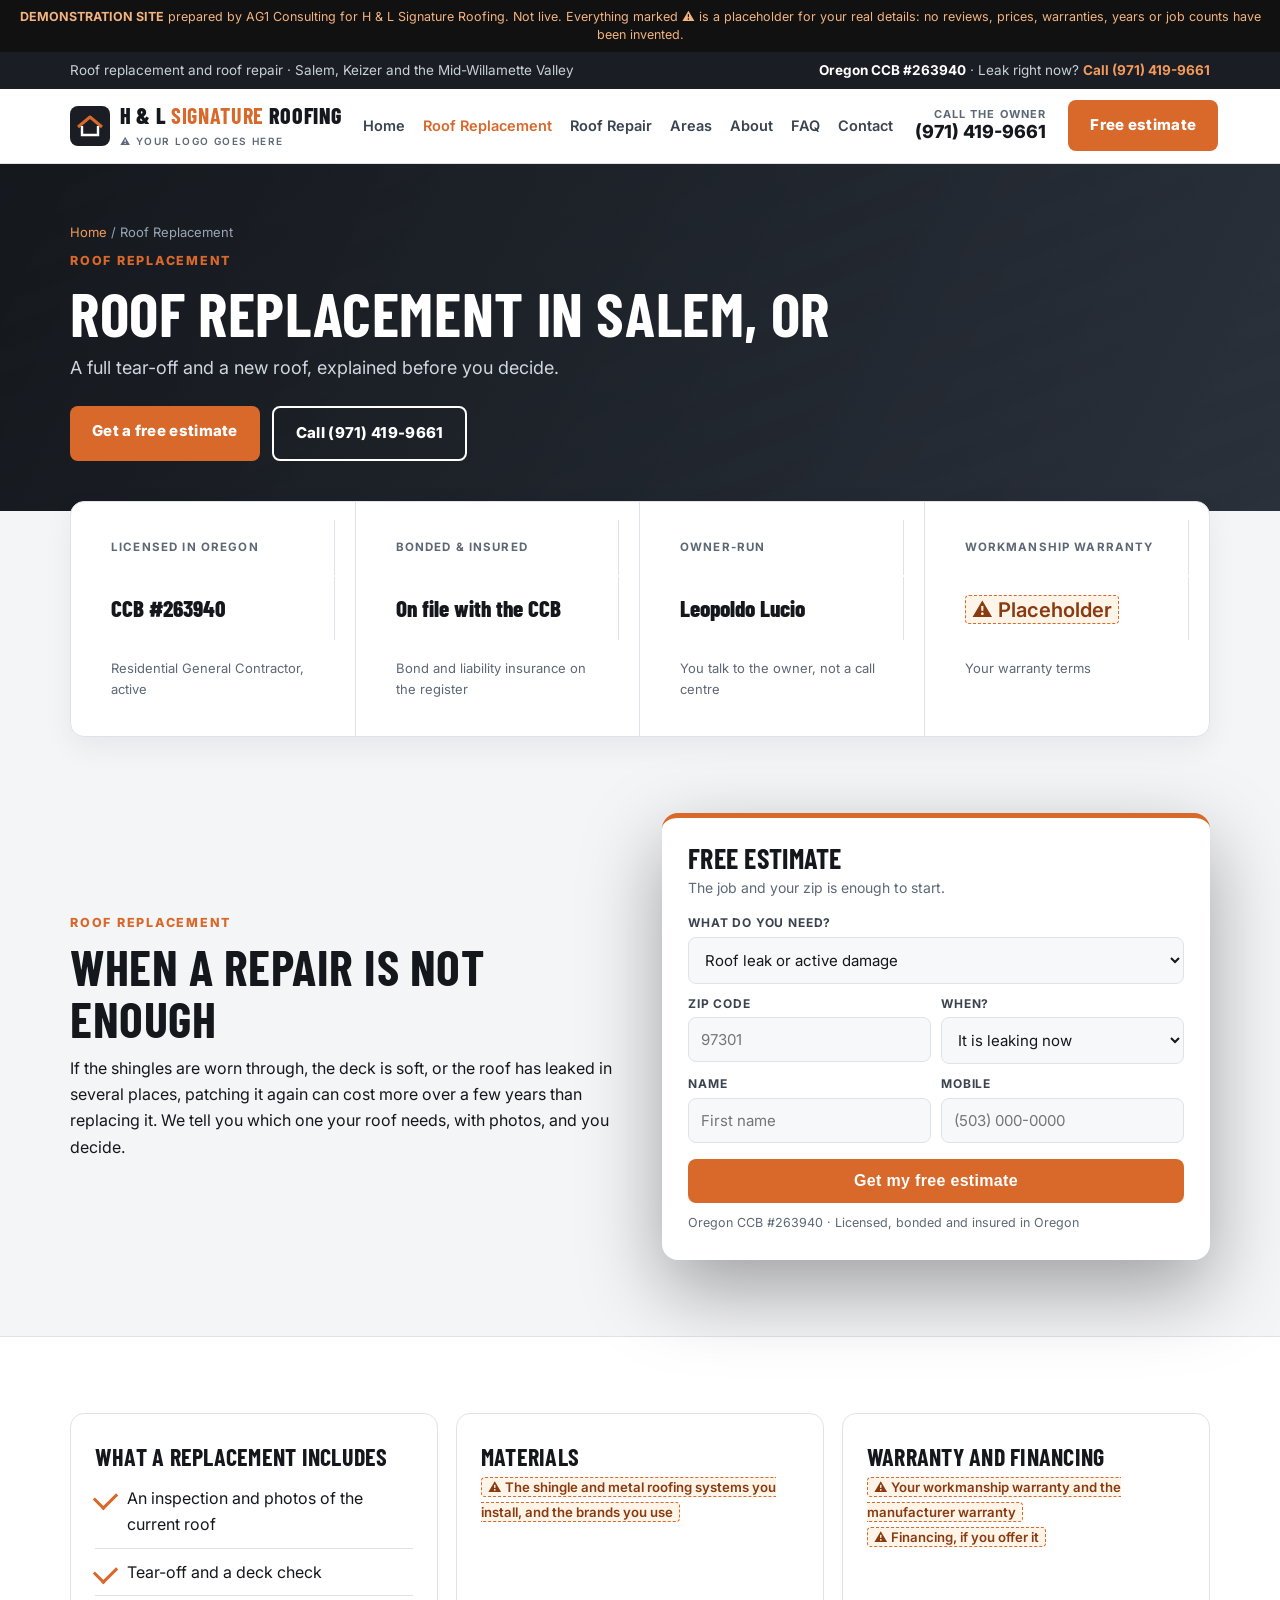
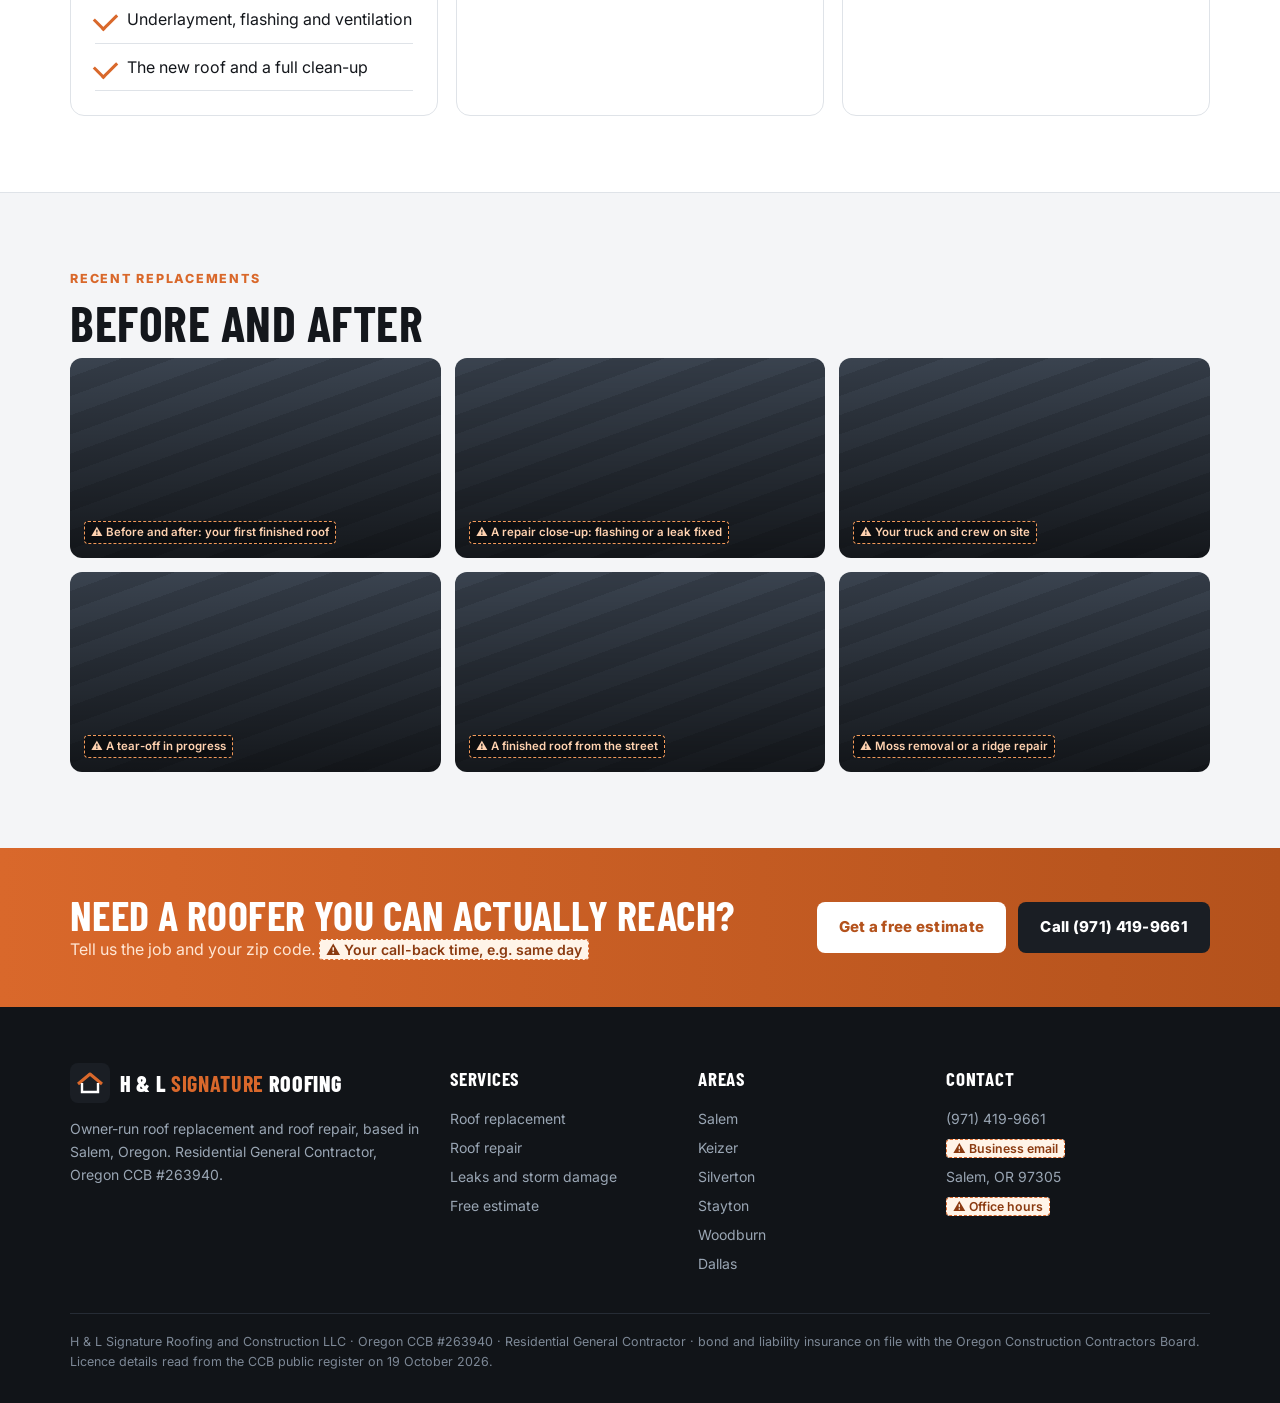
<file: roof-replacement.html>
<!DOCTYPE html><html lang="en"><head><meta charset="utf-8"><meta name="viewport" content="width=device-width,initial-scale=1">
<meta name="robots" content="noindex,nofollow"><title>Roof Replacement in Salem, OR | H &amp; L Signature Roofing</title><meta name="description" content="Full roof replacement in Salem, Keizer and nearby towns, from an owner-run, CCB-licensed roofer.">
<link rel="preconnect" href="https://fonts.googleapis.com"><link href="https://fonts.googleapis.com/css2?family=Barlow+Condensed:wght@600;700;800&family=Inter:wght@400;500;600;700;800&display=swap" rel="stylesheet">
<link rel="stylesheet" href="styles.css">
<script type="application/ld+json">{"@context": "https://schema.org", "@type": "RoofingContractor", "name": "H & L Signature Roofing and Construction LLC", "telephone": "+19714199661", "address": {"@type": "PostalAddress", "addressLocality": "Salem", "addressRegion": "OR", "postalCode": "97305", "addressCountry": "US"}, "areaServed": ["Salem, OR", "Keizer, OR", "Silverton, OR", "Stayton, OR", "Woodburn, OR", "Dallas, OR"], "url": "https://andrei170.github.io/hl-signature-roofing-demo/", "identifier": {"@type": "PropertyValue", "name": "Oregon CCB", "value": "263940"}}</script>
</head><body>
<div class="demo"><b>DEMONSTRATION SITE</b> prepared by AG1 Consulting for H &amp; L Signature Roofing. Not live. Everything marked &#9888; is a placeholder for your real details: no reviews, prices, warranties, years or job counts have been invented.</div>
<div class="top"><div class="wrap"><span>Roof replacement and roof repair &middot; Salem, Keizer and the Mid-Willamette Valley</span><span><b>Oregon CCB #263940</b> &middot; Leak right now? <a href="tel:+19714199661">Call (971) 419-9661</a></span></div></div>
<header class="site"><div class="wrap"><a class="logo" href="index.html"><span class="mk"><svg width="26" height="22" viewBox="0 0 26 22" aria-hidden="true"><path d="M1 12 13 2l12 10" fill="none" stroke="#d9682b" stroke-width="3" stroke-linejoin="round"/><path d="M5 11v9h16v-9" fill="none" stroke="#fff" stroke-width="2.4"/></svg></span><span><span class="tx">H &amp; L <b>Signature</b> Roofing</span><small>&#9888; YOUR LOGO GOES HERE</small></span></a>
<nav class="main"><a href="index.html">Home</a><a href="roof-replacement.html" class="on">Roof Replacement</a><a href="roof-repair.html">Roof Repair</a><a href="areas.html">Areas</a><a href="about.html">About</a><a href="faq.html">FAQ</a><a href="contact.html">Contact</a></nav><div class="hcall"><small>Call the owner</small><a href="tel:+19714199661">(971) 419-9661</a></div><a class="btn" href="quote.html">Free estimate</a></div></header>
<section class="pagehead"><div class="wrap"><div class="crumb"><a href="index.html">Home</a> / Roof Replacement</div><div class="eyebrow" style="margin-top:8px">Roof Replacement</div><h1>Roof Replacement In Salem, OR</h1><p>A full tear-off and a new roof, explained before you decide.</p><div class="cta-row"><a class="btn" href="quote.html">Get a free estimate</a><a class="btn ghost" href="tel:+19714199661">Call (971) 419-9661</a></div></div></section><section style="padding:0"><div class="wrap"><div class="trust"><div><div class="k">Licensed in Oregon</div><div class="v">CCB #263940</div><div class="s">Residential General Contractor, active</div></div><div><div class="k">Bonded &amp; insured</div><div class="v">On file with the CCB</div><div class="s">Bond and liability insurance on the register</div></div><div><div class="k">Owner-run</div><div class="v">Leopoldo Lucio</div><div class="s">You talk to the owner, not a call centre</div></div><div><div class="k">Workmanship warranty</div><div class="v"><span class="ph">&#9888; Placeholder</span></div><div class="s">Your warranty terms</div></div></div></div></section>
<section class="s"><div class="wrap split"><div><div class="eyebrow">Roof Replacement</div><h2 class="t">When a repair is not enough</h2><p>If the shingles are worn through, the deck is soft, or the roof has leaked in several places, patching it again can cost more over a few years than replacing it. We tell you which one your roof needs, with photos, and you decide.</p></div>
<div class="panel"><h3>Free estimate</h3><div class="sub">The job and your zip is enough to start.</div><form class="f"><label>What do you need?</label><select><option>Roof leak or active damage</option><option>Small repair (shingles, flashing, vents)</option><option>Storm or wind damage</option><option>Moss or debris problem</option><option>Full roof replacement</option><option>New roof (new build or addition)</option><option>Roof check before buying or selling</option></select><div class="two"><div><label>Zip code</label><input inputmode="numeric" placeholder="97301"></div><div><label>When?</label><select><option>It is leaking now</option><option>This week</option><option>Within a month</option><option>Planning ahead / getting pricing</option></select></div></div><div class="two"><div><label>Name</label><input placeholder="First name"></div><div><label>Mobile</label><input type="tel" placeholder="(503) 000-0000"></div></div><button class="btn" type="submit">Get my free estimate</button><div class="ok-msg">&#10004; Demo only: on the live site this lands in your phone and your CRM, and the homeowner gets a text back straight away.</div><div class="fine">Oregon CCB #263940 &middot; Licensed, bonded and insured in Oregon</div></form></div></div></section>
<section class="s alt"><div class="wrap"><div class="feat"><div class="fc"><h3>What a replacement includes</h3><ul class="ticks"><li>An inspection and photos of the current roof</li><li>Tear-off and a deck check</li><li>Underlayment, flashing and ventilation</li><li>The new roof and a full clean-up</li></ul></div><div class="fc"><h3>Materials</h3><p><span class="ph">&#9888; The shingle and metal roofing systems you install, and the brands you use</span></p></div><div class="fc"><h3>Warranty and financing</h3><p><span class="ph">&#9888; Your workmanship warranty and the manufacturer warranty</span></p><p><span class="ph">&#9888; Financing, if you offer it</span></p></div></div></div></section><section class="s"><div class="wrap"><div class="eyebrow">Recent replacements</div><h2 class="t">Before and after</h2><div class="gal"><div class="gi"><span class="ph">&#9888; Before and after: your first finished roof</span></div><div class="gi"><span class="ph">&#9888; A repair close-up: flashing or a leak fixed</span></div><div class="gi"><span class="ph">&#9888; Your truck and crew on site</span></div><div class="gi"><span class="ph">&#9888; A tear-off in progress</span></div><div class="gi"><span class="ph">&#9888; A finished roof from the street</span></div><div class="gi"><span class="ph">&#9888; Moss removal or a ridge repair</span></div></div></div></section><section class="band"><div class="wrap"><div><h2>Need a roofer you can actually reach?</h2><p>Tell us the job and your zip code. <span class="ph">&#9888; Your call-back time, e.g. same day</span></p></div><div class="cta-row" style="margin-top:0"><a class="btn" href="quote.html">Get a free estimate</a><a class="btn dark" href="tel:+19714199661">Call (971) 419-9661</a></div></div></section>
<footer class="site"><div class="wrap"><div class="foot">
<div><a class="logo" href="index.html"><span class="mk"><svg width="26" height="22" viewBox="0 0 26 22" aria-hidden="true"><path d="M1 12 13 2l12 10" fill="none" stroke="#d9682b" stroke-width="3" stroke-linejoin="round"/><path d="M5 11v9h16v-9" fill="none" stroke="#fff" stroke-width="2.4"/></svg></span><span class="tx" style="color:#fff">H &amp; L <b>Signature</b> Roofing</span></a>
<p style="margin-top:14px">Owner-run roof replacement and roof repair, based in Salem, Oregon. Residential General Contractor, Oregon CCB #263940.</p></div>
<div><h4>Services</h4><ul><li><a href="roof-replacement.html">Roof replacement</a></li><li><a href="roof-repair.html">Roof repair</a></li><li><a href="roof-repair.html#leaks">Leaks and storm damage</a></li><li><a href="quote.html">Free estimate</a></li></ul></div>
<div><h4>Areas</h4><ul><li><a href="area-salem.html">Salem</a></li><li><a href="area-keizer.html">Keizer</a></li><li><a href="area-silverton.html">Silverton</a></li><li><a href="area-stayton.html">Stayton</a></li><li><a href="area-woodburn.html">Woodburn</a></li><li><a href="area-dallas-or.html">Dallas</a></li></ul></div>
<div><h4>Contact</h4><ul><li><a href="tel:+19714199661">(971) 419-9661</a></li><li><span class="ph">&#9888; Business email</span></li><li>Salem, OR 97305</li><li><span class="ph">&#9888; Office hours</span></li></ul></div>
</div><div class="legal">H &amp; L Signature Roofing and Construction LLC &middot; Oregon CCB #263940 &middot; Residential General Contractor &middot; bond and liability insurance on file with the Oregon Construction Contractors Board. Licence details read from the CCB public register on 19 October 2026.</div></div></footer>
<div class="sticky-cta"><a class="btn dark" href="tel:+19714199661">&#9742; Call</a><a class="btn" href="quote.html">Free estimate</a></div>
<script>
document.querySelectorAll('form.f').forEach(function(f){f.addEventListener('submit',function(e){e.preventDefault();
var m=f.querySelector('.ok-msg');if(m){m.style.display='block';}});});
</script></body></html>
</file>
<file: styles.css>
:root{--ink:#14171c;--char:#1a1e24;--slate:#2a313b;--slate2:#3a434f;--mut:#5d6876;--line:#dfe3e8;--bg:#f4f5f7;
--card:#fff;--acc:#d9682b;--acc2:#f39a5a;--accd:#b4521c;--cream:#fbf3ec;--ok:#2f8a5b}
*{box-sizing:border-box;margin:0;padding:0}html{scroll-behavior:smooth}
html,body{overflow-x:hidden}body{background:var(--bg);color:var(--ink);font:16px/1.65 Inter,system-ui,-apple-system,"Segoe UI",sans-serif}
.grid>*,.split>*,.svc>*,.feat>*,.towns>*,.gal>*,.revs>*,.steps>*,.trust>*,.foot>*{min-width:0}
a{color:inherit;text-decoration:none}img{max-width:100%}
.wrap{max-width:1180px;margin:0 auto;padding:0 20px}
h1,h2,h3,.disp{font-family:"Barlow Condensed",Oswald,Impact,sans-serif;font-weight:700;letter-spacing:.01em;line-height:1.05}
.ph{background:#fff4e8;border:1px dashed var(--acc);color:#8a3a10;padding:1px 6px;border-radius:4px;font-size:.88em;font-family:Inter,sans-serif;font-weight:600;letter-spacing:0;text-transform:none}
.demo{background:#111;color:#f3b37f;text-align:center;font-size:12.5px;padding:8px 14px;line-height:1.45}
.top{background:var(--char);color:#c9d0d9;font-size:13.5px}
.top .wrap{display:flex;justify-content:space-between;gap:12px;padding-top:7px;padding-bottom:7px;flex-wrap:wrap}
.top b{color:#fff}.top a{color:var(--acc2);font-weight:700}
header.site{position:sticky;top:0;z-index:50;background:rgba(255,255,255,.96);backdrop-filter:blur(8px);border-bottom:1px solid var(--line)}
header.site .wrap{display:flex;align-items:center;gap:22px;height:74px}
.logo{display:flex;align-items:center;gap:10px;white-space:nowrap}
.logo .mk{width:40px;height:40px;border-radius:8px;background:var(--char);display:grid;place-items:center;flex:none}
.logo .tx{font-family:"Barlow Condensed",sans-serif;font-weight:800;font-size:22px;line-height:1;text-transform:uppercase;letter-spacing:.03em}
.logo .tx b{color:var(--acc)}.logo small{display:block;font:600 10px Inter,sans-serif;color:var(--mut);letter-spacing:.14em;margin-top:3px}
nav.main{display:flex;gap:18px;margin-left:auto;font-weight:600;font-size:14.5px;white-space:nowrap}
.hcall a,header.site .btn{white-space:nowrap}
@media(max-width:1240px){.hcall{display:none}nav.main{gap:14px}}
nav.main a{color:var(--slate2)}nav.main a:hover,nav.main a.on{color:var(--acc)}
.hcall{display:flex;flex-direction:column;align-items:flex-end;line-height:1.2}
.hcall small{font-size:11px;color:var(--mut);text-transform:uppercase;letter-spacing:.1em;font-weight:700}
.hcall a{font-weight:800;font-size:18px;color:var(--ink)}
.btn{display:inline-block;background:var(--acc);color:#fff;font-weight:800;padding:13px 22px;border-radius:8px;border:0;cursor:pointer;font-size:15px;letter-spacing:.02em;transition:background .15s}
.btn:hover{background:var(--accd)}.btn.ghost{background:transparent;border:2px solid #fff;color:#fff}.btn.dark{background:var(--char)}
@media(max-width:960px){nav.main{display:none}.hcall small{display:none}.hcall a{font-size:15px}}
@media(max-width:520px){.hcall{display:none}header.site .wrap{gap:10px;height:64px}.logo .tx{font-size:17px}.logo small{display:none}
.logo .mk{width:34px;height:34px}header.site .btn{padding:9px 12px;font-size:13px;margin-left:auto}.top .wrap span:first-child{display:none}}
.hero{position:relative;color:#fff;overflow:hidden;padding:64px 0 72px;
 background:linear-gradient(115deg,rgba(20,23,28,.97) 0%,rgba(26,30,36,.92) 52%,rgba(42,49,59,.75) 100%),
 repeating-linear-gradient(160deg,#2a313b 0 22px,#262c35 22px 44px)}
.hero:after{content:"";position:absolute;left:0;right:0;bottom:-1px;height:46px;background:var(--bg);clip-path:polygon(0 100%,50% 0,100% 100%)}
.hero .grid{display:grid;grid-template-columns:1.1fr .9fr;gap:44px;align-items:center;position:relative;z-index:1}
@media(max-width:940px){.hero .grid{grid-template-columns:1fr}}
.kicker{display:inline-flex;gap:8px;align-items:center;background:rgba(217,104,43,.18);border:1px solid rgba(243,154,90,.55);color:var(--acc2);font-weight:700;font-size:12.5px;padding:6px 12px;border-radius:999px;text-transform:uppercase;letter-spacing:.1em}
.hero h1{font-size:clamp(40px,6vw,70px);text-transform:uppercase;margin:16px 0 14px}.hero h1 em{font-style:normal;color:var(--acc2)}
.hero p.lede{color:#cfd6df;font-size:18px;max-width:560px}
.cta-row{display:flex;gap:12px;flex-wrap:wrap;margin-top:24px}
.chips{display:flex;gap:8px;flex-wrap:wrap;margin-top:24px}
.chips span{border:1px solid rgba(255,255,255,.18);background:rgba(255,255,255,.06);padding:6px 12px;border-radius:6px;font-size:13px;color:#dfe5ec;font-weight:600}
.panel{background:#fff;color:var(--ink);border-radius:16px;padding:26px;box-shadow:0 30px 80px rgba(0,0,0,.35);border-top:5px solid var(--acc)}
.panel h3{font-size:28px;text-transform:uppercase}.panel .sub{color:var(--mut);font-size:14px;margin:2px 0 14px}
form.f label{display:block;font-size:12px;font-weight:700;color:var(--slate2);text-transform:uppercase;letter-spacing:.07em;margin:10px 0 4px}
form.f input,form.f select,form.f textarea{width:100%;background:#f7f8fa;border:1px solid var(--line);color:var(--ink);padding:12px;border-radius:8px;font:15px Inter,sans-serif}
form.f .two{display:grid;grid-template-columns:1fr 1fr;gap:10px}form.f .two>*{min-width:0}
form.f .btn{width:100%;margin-top:16px;font-size:16px}
.fine{font-size:12.5px;color:var(--mut);margin-top:10px}
.ok-msg{display:none;margin-top:12px;background:#eaf6ef;border:1px solid var(--ok);color:#1d5c3b;padding:10px;border-radius:8px;font-size:14px}
.trust{display:grid;grid-template-columns:repeat(4,1fr);gap:0;background:#fff;border:1px solid var(--line);border-radius:14px;margin-top:-10px;position:relative;z-index:2;box-shadow:0 10px 30px rgba(20,23,28,.06)}
.trust div{padding:18px 20px;border-right:1px solid var(--line)}.trust div:last-child{border-right:0}
.trust .k{font-size:11.5px;text-transform:uppercase;letter-spacing:.1em;color:var(--mut);font-weight:700}
.trust .v{font-family:"Barlow Condensed",sans-serif;font-weight:800;font-size:23px;line-height:1.15;margin-top:2px}
.trust .s{font-size:13px;color:var(--mut)}
@media(max-width:900px){.trust{grid-template-columns:1fr 1fr}.trust div:nth-child(2){border-right:0}.trust div:nth-child(-n+2){border-bottom:1px solid var(--line)}}
@media(max-width:480px){.trust{grid-template-columns:1fr}.trust div{border-right:0;border-bottom:1px solid var(--line)}}
section.s{padding:76px 0}section.alt{background:#fff;border-top:1px solid var(--line);border-bottom:1px solid var(--line)}
section.dark{background:var(--char);color:#fff}section.dark p.st,section.dark p{color:#c3cbd5}
.eyebrow{color:var(--acc);font-weight:800;text-transform:uppercase;letter-spacing:.14em;font-size:12.5px}
h2.t{font-size:clamp(32px,4.4vw,50px);text-transform:uppercase;margin:6px 0 10px}p.st{color:var(--mut);max-width:700px;margin-bottom:32px;font-size:17px}
.svc{display:grid;grid-template-columns:1fr 1fr;gap:20px}@media(max-width:800px){.svc{grid-template-columns:1fr}}
.sv{position:relative;border-radius:16px;overflow:hidden;min-height:300px;padding:28px;display:flex;flex-direction:column;justify-content:flex-end;color:#fff;
 background:linear-gradient(180deg,rgba(20,23,28,.1),rgba(20,23,28,.92)),var(--g);border:1px solid #2a313b;transition:transform .2s}
.sv:hover{transform:translateY(-3px)}.sv h3{font-size:34px;text-transform:uppercase}.sv p{color:#d6dce4;font-size:15px;max-width:440px}
.sv .go{color:var(--acc2);font-weight:800;margin-top:12px;font-size:14px;text-transform:uppercase;letter-spacing:.06em}
.sv .ic{position:absolute;top:22px;left:28px;font-size:13px;font-weight:800;text-transform:uppercase;letter-spacing:.12em;background:var(--acc);padding:5px 10px;border-radius:5px}
.feat{display:grid;grid-template-columns:repeat(3,1fr);gap:18px}@media(max-width:900px){.feat{grid-template-columns:1fr}}
.fc{background:var(--card);border:1px solid var(--line);border-radius:14px;padding:24px}
section.dark .fc{background:#222831;border-color:#323a45}
.fc .n{font-family:"Barlow Condensed",sans-serif;font-weight:800;font-size:40px;color:var(--acc);line-height:1}
.fc h3{font-size:24px;text-transform:uppercase;margin:6px 0}.fc p{color:var(--mut);font-size:15px}
.split{display:grid;grid-template-columns:1fr 1fr;gap:44px;align-items:center}@media(max-width:900px){.split{grid-template-columns:1fr}}
.roofart{border-radius:18px;min-height:340px;position:relative;overflow:hidden;background:linear-gradient(180deg,#9fb0c2 0%,#c9d3dd 60%,#e6eaef 100%)}
.roofart svg{position:absolute;inset:auto 0 0 0;width:100%;height:auto}
.roofart .tag{position:absolute;top:16px;left:16px;right:16px;font-size:13px}
ul.ticks{list-style:none}ul.ticks li{padding:10px 0 10px 32px;position:relative;border-bottom:1px solid var(--line)}
section.dark ul.ticks li{border-color:#323a45}
ul.ticks li:before{content:"";position:absolute;left:0;top:15px;width:18px;height:12px;border-left:3px solid var(--acc);border-bottom:3px solid var(--acc);transform:rotate(-45deg)}
.steps{display:grid;grid-template-columns:repeat(4,1fr);gap:16px;counter-reset:s}@media(max-width:900px){.steps{grid-template-columns:1fr 1fr}}@media(max-width:480px){.steps{grid-template-columns:1fr}}
.step{background:var(--card);border:1px solid var(--line);border-radius:14px;padding:22px;counter-increment:s}
.step:before{content:counter(s);display:inline-grid;place-items:center;width:38px;height:38px;border-radius:50%;background:var(--char);color:#fff;font-weight:800;margin-bottom:10px}
.step h3{font-size:22px;text-transform:uppercase}.step p{color:var(--mut);font-size:14.5px}
.gal{display:grid;grid-template-columns:repeat(3,1fr);gap:14px}@media(max-width:800px){.gal{grid-template-columns:1fr 1fr}}@media(max-width:480px){.gal{grid-template-columns:1fr}}
.gi{border-radius:12px;min-height:200px;display:flex;align-items:flex-end;padding:14px;color:#fff;font-size:13px;font-weight:600;
 background:linear-gradient(180deg,transparent,rgba(0,0,0,.65)),repeating-linear-gradient(160deg,#3a434f 0 18px,#333b46 18px 36px)}
.gi .ph{background:rgba(0,0,0,.45);color:#ffd2b0;border-color:#f39a5a}
.revs{display:grid;grid-template-columns:repeat(3,1fr);gap:18px}@media(max-width:900px){.revs{grid-template-columns:1fr}}
.rv{background:var(--card);border:1px solid var(--line);border-radius:14px;padding:22px}
.rv .q{font-family:"Barlow Condensed",sans-serif;font-size:56px;line-height:.6;color:var(--acc)}.rv p{margin-top:10px;color:var(--mut)}
.towns{display:grid;grid-template-columns:repeat(3,1fr);gap:14px}@media(max-width:800px){.towns{grid-template-columns:1fr 1fr}}@media(max-width:420px){.towns{grid-template-columns:1fr}}
.town{background:var(--card);border:1px solid var(--line);border-radius:12px;padding:18px 20px;display:flex;justify-content:space-between;align-items:center;gap:10px;font-weight:700;transition:border-color .15s}
.town:hover{border-color:var(--acc)}.town span{color:var(--acc)}.town small{display:block;color:var(--mut);font-weight:500;font-size:13px}
.band{background:linear-gradient(90deg,var(--acc),var(--accd));color:#fff;padding:44px 0}
.band .wrap{display:flex;gap:24px;align-items:center;justify-content:space-between;flex-wrap:wrap}
.band h2{font-size:clamp(28px,3.6vw,42px);text-transform:uppercase}.band p{color:#ffe6d4}
.band .btn{background:#fff;color:var(--accd)}.band .btn.dark{background:var(--char);color:#fff}
details{background:var(--card);border:1px solid var(--line);border-radius:12px;padding:16px 20px;margin-bottom:10px}
summary{cursor:pointer;font-weight:700;font-size:16.5px}details p{color:var(--mut);margin-top:10px}
.pagehead{color:#fff;padding:58px 0 50px;position:relative;background:linear-gradient(115deg,rgba(20,23,28,.97),rgba(42,49,59,.86)),repeating-linear-gradient(160deg,#2a313b 0 22px,#262c35 22px 44px)}
.pagehead h1{font-size:clamp(38px,5.4vw,62px);text-transform:uppercase;margin:8px 0}.pagehead p{color:#cfd6df;max-width:700px;font-size:18px}
.crumb{font-size:13px;color:#9aa6b4}.crumb a{color:var(--acc2)}
.note{background:var(--cream);border:1px solid #f0cdb2;border-radius:12px;padding:16px 18px;font-size:14.5px}
.map{min-height:280px;border-radius:14px;border:1px solid var(--line);display:grid;place-items:center;color:var(--mut);text-align:center;padding:20px;
 background:repeating-linear-gradient(0deg,#eef1f4 0 38px,#e7ebef 38px 40px),repeating-linear-gradient(90deg,transparent 0 38px,#e3e7ec 38px 40px)}
footer.site{background:#111418;color:#9aa6b4;padding:56px 0 30px;font-size:14px}
.foot{display:grid;grid-template-columns:1.6fr 1fr 1fr 1.2fr;gap:28px}@media(max-width:820px){.foot{grid-template-columns:1fr 1fr}}@media(max-width:460px){.foot{grid-template-columns:1fr}}
footer.site h4{color:#fff;font-family:"Barlow Condensed",sans-serif;font-size:19px;text-transform:uppercase;margin-bottom:10px;letter-spacing:.04em}
footer.site li{list-style:none;padding:3px 0}footer.site a:hover{color:#fff}
footer.site .legal{border-top:1px solid #262c35;margin-top:34px;padding-top:18px;font-size:12.5px;color:#7d8896}
.sticky-cta{display:none}
@media(max-width:760px){.sticky-cta{display:flex;position:fixed;bottom:0;left:0;right:0;z-index:60;gap:8px;padding:10px;background:rgba(20,23,28,.97);border-top:1px solid #323a45}
.sticky-cta a{flex:1;text-align:center;padding:13px 10px}body{padding-bottom:70px}}
</file>
